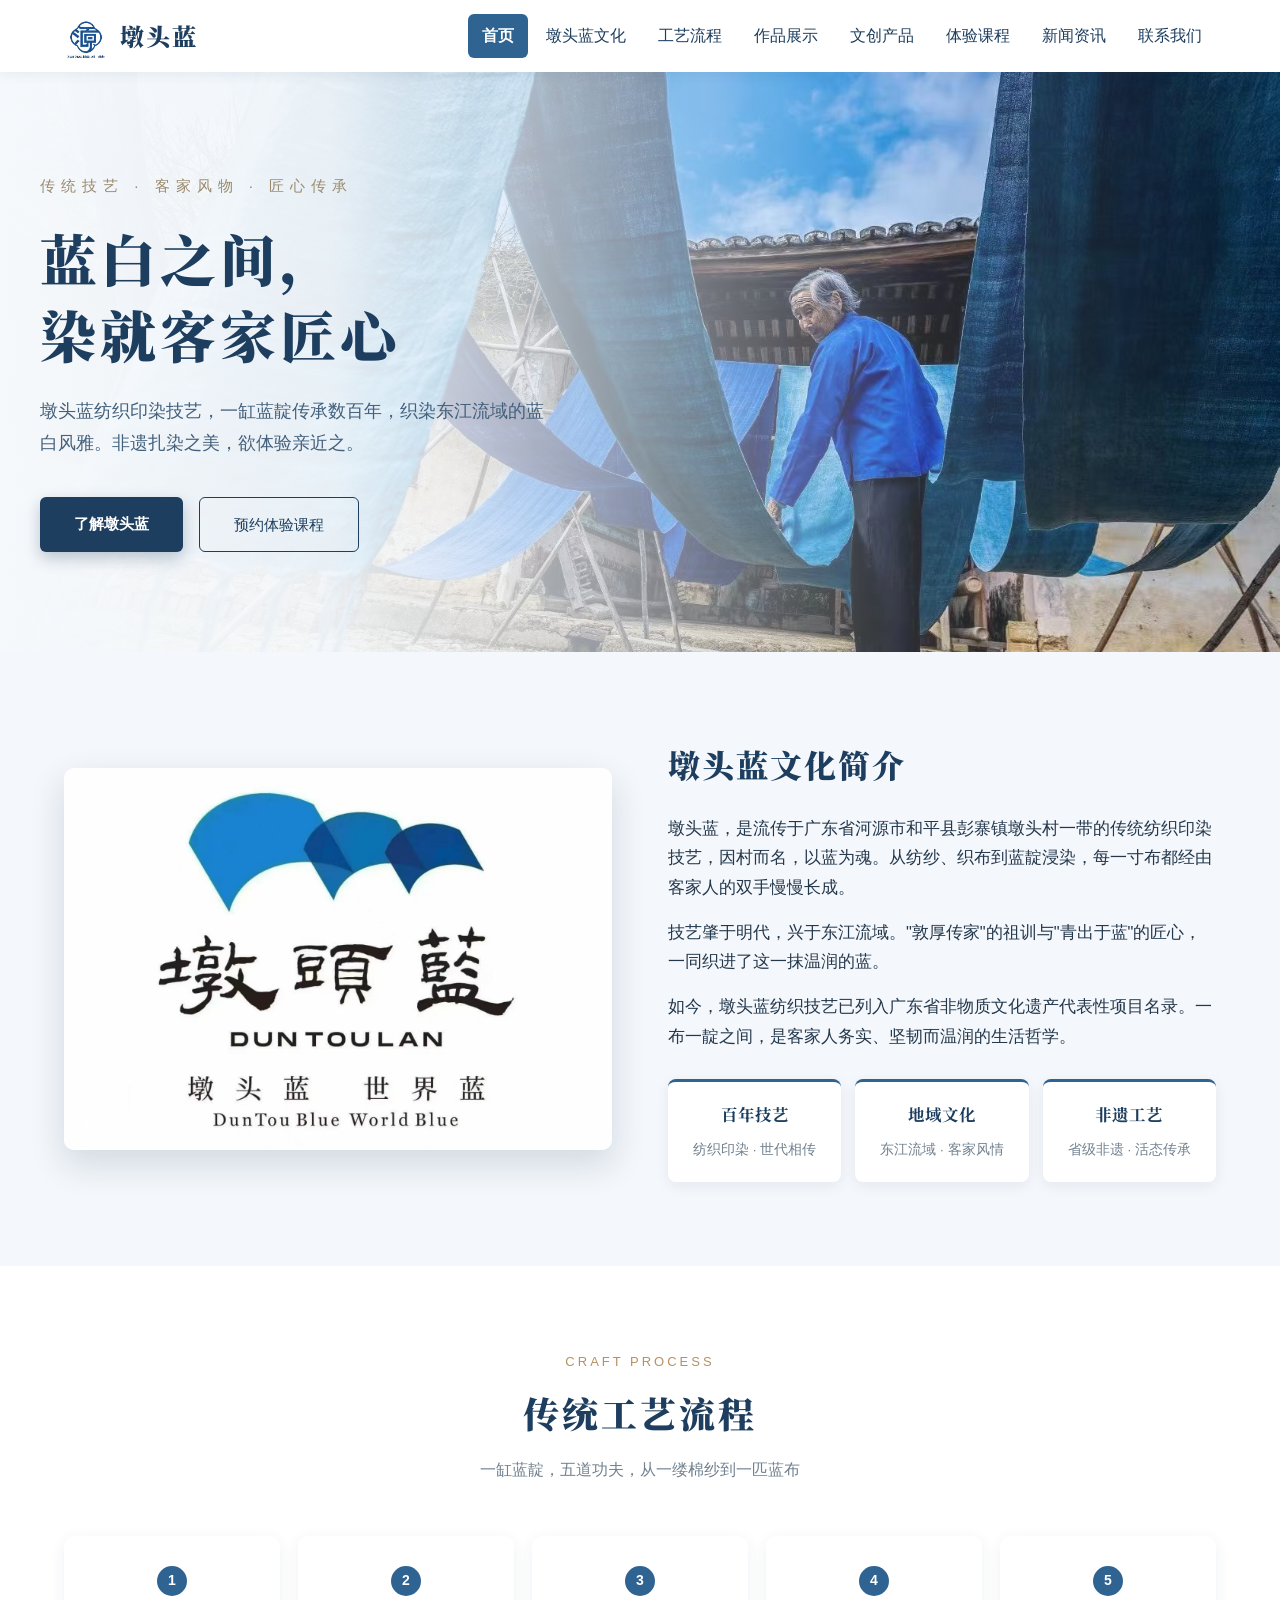
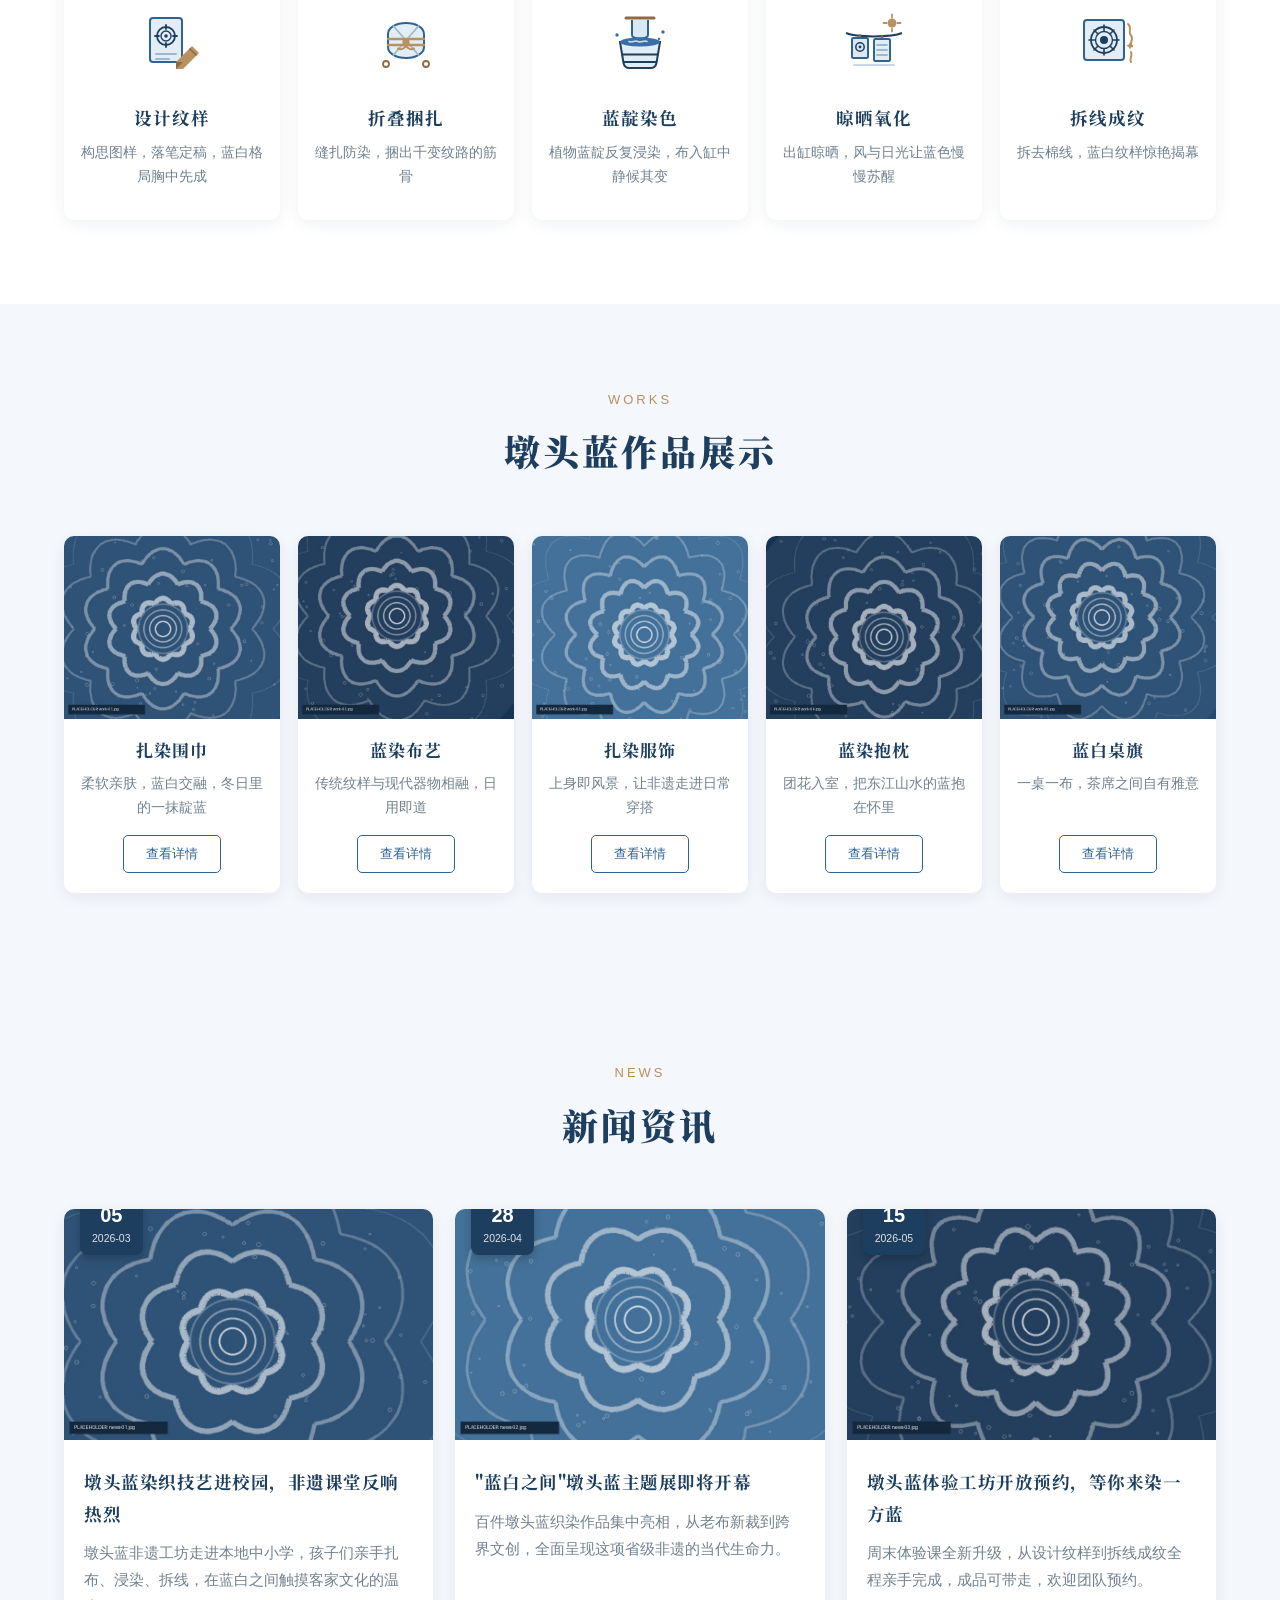
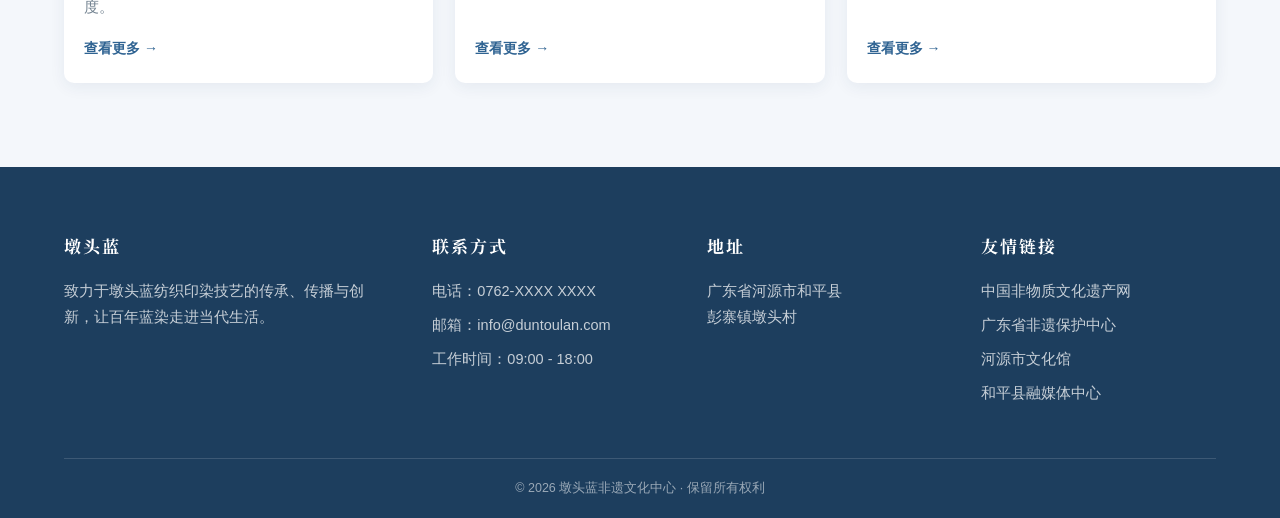
<file: duntoulan-site/index.html>
<!DOCTYPE html>
<html lang="zh-CN">
<head>
<meta charset="UTF-8">
<meta name="viewport" content="width=device-width, initial-scale=1.0">
<title>墩头蓝 · 河源客家蓝染非遗</title>
<link rel="icon" type="image/png" href="images/logo.png">
<link rel="preconnect" href="https://fonts.googleapis.com">
<link href="https://fonts.googleapis.com/css2?family=Noto+Serif+SC:wght@400;600;700;900&display=swap" rel="stylesheet">
<link rel="stylesheet" href="css/style.css">
</head>
<body>

<!-- ═══ 页眉：8 页通用，导航文字直接改 <a> 里的字 ═══ -->
<header>
  <div class="wrap nav">
    <div class="logo">
      <!-- 团队正式徽标：更换图片直接覆盖 images/logo.png（方形、透明底最佳） -->
      <img class="logo-mark" src="images/logo.png" alt="河源墩头蓝徽标">
      <span class="logo-name">墩头蓝</span>
    </div>
    <nav class="menu">
      <a href="index.html" class="active">首页</a>
      <a href="culture.html">墩头蓝文化</a>
      <a href="process.html">工艺流程</a>
      <a href="works.html">作品展示</a>
      <a href="shop.html">文创产品</a>
      <a href="courses.html">体验课程</a>
      <a href="news.html">新闻资讯</a>
      <a href="contact.html">联系我们</a>
    </nav>
  </div>
</header>

<!-- ═══ ① 首屏横幅（文字居左） ═══
     改图片：替换 images/hero-banner.jpg（建议 1600×700 以上横图）-->
<section class="hero">
  <div class="wrap hero-inner">
    <div class="hero-tag">传统技艺 · 客家风物 · 匠心传承</div>
    <h1>蓝白之间，<br>染就客家匠心</h1>
    <p>墩头蓝纺织印染技艺，一缸蓝靛传承数百年，织染东江流域的蓝白风雅。非遗扎染之美，欲体验亲近之。</p>
    <div class="hero-btns">
      <a href="culture.html" class="btn btn-primary">了解墩头蓝</a>
      <a href="courses.html" class="btn btn-ghost">预约体验课程</a>
    </div>
  </div>
</section>

<!-- ═══ ② 文化简介 ═══ -->
<section class="section" id="culture">
  <div class="wrap culture split">
    <div class="split-img"><img src="images/culture-intro.jpg" alt="墩头蓝布艺"></div>
    <div class="culture-txt">
      <h2>墩头蓝文化简介</h2>
      <p>墩头蓝，是流传于广东省河源市和平县彭寨镇墩头村一带的传统纺织印染技艺，因村而名，以蓝为魂。从纺纱、织布到蓝靛浸染，每一寸布都经由客家人的双手慢慢长成。</p>
      <p>技艺肇于明代，兴于东江流域。"敦厚传家"的祖训与"青出于蓝"的匠心，一同织进了这一抹温润的蓝。</p>
      <p>如今，墩头蓝纺织技艺已列入广东省非物质文化遗产代表性项目名录。一布一靛之间，是客家人务实、坚韧而温润的生活哲学。</p>
      <div class="feature-cards">
        <div class="feature-card"><b>百年技艺</b><span>纺织印染 · 世代相传</span></div>
        <div class="feature-card"><b>地域文化</b><span>东江流域 · 客家风情</span></div>
        <div class="feature-card"><b>非遗工艺</b><span>省级非遗 · 活态传承</span></div>
      </div>
    </div>
  </div>
</section>

<!-- ═══ ③ 工艺流程（5 步） ═══ -->
<section class="section" id="process" style="background:#fff">
  <div class="wrap">
    <div class="section-head">
      <span class="en">Craft Process</span>
      <h2>传统工艺流程</h2>
      <p class="sub">一缸蓝靛，五道功夫，从一缕棉纱到一匹蓝布</p>
    </div>
    <div class="steps">
      <div class="step">
        <div class="step-num">1</div>
        <svg class="step-icon" viewBox="0 0 64 64" fill="none">
          <rect x="10" y="6" width="32" height="44" rx="3" fill="#e3edf6" stroke="#2f6392" stroke-width="2"/>
          <circle cx="26" cy="24" r="9" stroke="#1d3e5e" stroke-width="1.8"/>
          <circle cx="26" cy="24" r="5" stroke="#1d3e5e" stroke-width="1.4"/>
          <circle cx="26" cy="24" r="1.8" fill="#1d3e5e"/>
          <path d="M26 13v4M26 31v4M15 24h4M33 24h4" stroke="#1d3e5e" stroke-width="1.8" stroke-linecap="round"/>
          <path d="M16 42h20M16 47h13" stroke="#9db8cf" stroke-width="2" stroke-linecap="round"/>
          <path d="M36 50L52 34l7 7-16 16H36v-7z" fill="#b9905f"/>
          <path d="M49.5 36.5l7 7" stroke="#8f6c40" stroke-width="1.6"/>
          <path d="M36 57v-7h7" fill="#8f6c40"/>
        </svg>
        <h3>设计纹样</h3>
        <p>构思图样，落笔定稿，蓝白格局胸中先成</p>
      </div>
      <div class="step">
        <div class="step-num">2</div>
        <svg class="step-icon" viewBox="0 0 64 64" fill="none">
          <path d="M14 22c0-6.5 8-11 18-11s18 4.5 18 11v13c0 6.5-8 11-18 11s-18-4.5-18-11z" fill="#e3edf6" stroke="#2f6392" stroke-width="2"/>
          <path d="M19 13.5L45 43.5M45 13.5L19 43.5" stroke="#9db8cf" stroke-width="1.8"/>
          <path d="M14 27h36M14 33h36" stroke="#b9905f" stroke-width="2.4" stroke-linecap="round"/>
          <circle cx="32" cy="30" r="3.6" fill="#b9905f"/>
          <path d="M32 33.5c1.5 3.5 5 4.5 8 3M32 33.5c-1.5 3.5-5 4.5-8 3" stroke="#b9905f" stroke-width="2" stroke-linecap="round" fill="none"/>
          <circle cx="12" cy="52" r="3" stroke="#8f6c40" stroke-width="1.8"/>
          <circle cx="52" cy="52" r="3" stroke="#8f6c40" stroke-width="1.8"/>
        </svg>
        <h3>折叠捆扎</h3>
        <p>缝扎防染，捆出千变纹路的筋骨</p>
      </div>
      <div class="step">
        <div class="step-num">3</div>
        <svg class="step-icon" viewBox="0 0 64 64" fill="none">
          <path d="M18 6h28" stroke="#8f6c40" stroke-width="3" stroke-linecap="round"/>
          <path d="M24 8v15c0 4.5 16 4.5 16 0V8" fill="#dbe7f3" stroke="#2f6392" stroke-width="2"/>
          <path d="M12 30h40l-3.5 21a6 6 0 0 1-6 5H21.5a6 6 0 0 1-6-5z" fill="#e3edf6" stroke="#1d3e5e" stroke-width="2"/>
          <ellipse cx="32" cy="30" rx="20" ry="4.6" fill="#3a6ea5"/>
          <path d="M21 29.5c3 1.6 6-1.6 9 0s6-1.6 9 0" stroke="#cfe0ee" stroke-width="1.5" fill="none" stroke-linecap="round"/>
          <path d="M14.5 42.5h35M16.5 50h31" stroke="#1d3e5e" stroke-width="2" stroke-linecap="round"/>
          <circle cx="9" cy="23" r="1.7" fill="#3a6ea5"/>
          <circle cx="55" cy="20" r="1.7" fill="#3a6ea5"/>
          <circle cx="51" cy="27" r="1.2" fill="#3a6ea5"/>
        </svg>
        <h3>蓝靛染色</h3>
        <p>植物蓝靛反复浸染，布入缸中静候其变</p>
      </div>
      <div class="step">
        <div class="step-num">4</div>
        <svg class="step-icon" viewBox="0 0 64 64" fill="none">
          <circle cx="50" cy="11" r="4.5" fill="#b9905f"/>
          <path d="M50 2.5v3M50 16.5v3M41.5 11h3M55.5 11h3" stroke="#b9905f" stroke-width="1.8" stroke-linecap="round"/>
          <path d="M4 21c10 4.5 46 4.5 56 0" stroke="#1d3e5e" stroke-width="2" fill="none"/>
          <path d="M18 23.5v3.5M40 24.5v3.5" stroke="#8f6c40" stroke-width="2.4" stroke-linecap="round"/>
          <rect x="10" y="26" width="16" height="20" rx="1.5" fill="#dbe7f3" stroke="#2f6392" stroke-width="2"/>
          <circle cx="18" cy="35" r="4.2" stroke="#1d3e5e" stroke-width="1.5"/>
          <circle cx="18" cy="35" r="1.4" fill="#1d3e5e"/>
          <rect x="32" y="27" width="16" height="22" rx="1.5" fill="#e3edf6" stroke="#2f6392" stroke-width="2"/>
          <path d="M35 33h10M35 38h10M35 43h10" stroke="#9db8cf" stroke-width="1.8" stroke-linecap="round"/>
          <path d="M12 53h40" stroke="#c9d8e6" stroke-width="2" stroke-linecap="round"/>
        </svg>
        <h3>晾晒氧化</h3>
        <p>出缸晾晒，风与日光让蓝色慢慢苏醒</p>
      </div>
      <div class="step">
        <div class="step-num">5</div>
        <svg class="step-icon" viewBox="0 0 64 64" fill="none">
          <rect x="8" y="8" width="40" height="40" rx="3" fill="#e3edf6" stroke="#2f6392" stroke-width="2"/>
          <circle cx="28" cy="28" r="13" stroke="#1d3e5e" stroke-width="1.8"/>
          <circle cx="28" cy="28" r="8.5" stroke="#1d3e5e" stroke-width="1.4"/>
          <circle cx="28" cy="28" r="4" fill="#1d3e5e"/>
          <g stroke="#1d3e5e" stroke-width="1.6" stroke-linecap="round">
            <path d="M28 13v6M28 37v6M13 28h6M37 28h6M18 18l4 4M34 34l4 4M38 18l-4 4M22 34l-4 4"/>
          </g>
          <path d="M52 12c4.5 3.5-.5 8 3 11.5s-2.5 7.5 1 11" stroke="#b9905f" stroke-width="2" fill="none" stroke-linecap="round"/>
          <path d="M55 40c2 4-2 6 0 10" stroke="#b9905f" stroke-width="2" fill="none" stroke-linecap="round"/>
          <path d="M54 30l1.2 2.6 2.6 1.2-2.6 1.2-1.2 2.6-1.2-2.6-2.6-1.2 2.6-1.2z" fill="#b9905f"/>
        </svg>
        <h3>拆线成纹</h3>
        <p>拆去棉线，蓝白纹样惊艳揭幕</p>
      </div>
    </div>
  </div>
</section>

<!-- ═══ ④ 作品展示（5 卡片） ═══ -->
<section class="section" id="works">
  <div class="wrap">
    <div class="section-head">
      <span class="en">Works</span>
      <h2>墩头蓝作品展示</h2>
    </div>
    <div class="works">
      <div class="work-card">
        <img src="images/work-01.jpg" alt="扎染围巾">
        <div class="work-body">
          <h3>扎染围巾</h3>
          <p>柔软亲肤，蓝白交融，冬日里的一抹靛蓝</p>
          <a class="work-btn" href="works.html">查看详情</a>
        </div>
      </div>
      <div class="work-card">
        <img src="images/work-02.jpg" alt="蓝染布艺">
        <div class="work-body">
          <h3>蓝染布艺</h3>
          <p>传统纹样与现代器物相融，日用即道</p>
          <a class="work-btn" href="works.html">查看详情</a>
        </div>
      </div>
      <div class="work-card">
        <img src="images/work-03.jpg" alt="扎染服饰">
        <div class="work-body">
          <h3>扎染服饰</h3>
          <p>上身即风景，让非遗走进日常穿搭</p>
          <a class="work-btn" href="works.html">查看详情</a>
        </div>
      </div>
      <div class="work-card">
        <img src="images/work-04.jpg" alt="蓝染抱枕">
        <div class="work-body">
          <h3>蓝染抱枕</h3>
          <p>团花入室，把东江山水的蓝抱在怀里</p>
          <a class="work-btn" href="works.html">查看详情</a>
        </div>
      </div>
      <div class="work-card">
        <img src="images/work-05.jpg" alt="蓝白桌旗">
        <div class="work-body">
          <h3>蓝白桌旗</h3>
          <p>一桌一布，茶席之间自有雅意</p>
          <a class="work-btn" href="works.html">查看详情</a>
        </div>
      </div>
    </div>
  </div>
</section>

<!-- ═══ ⑤ 新闻资讯（3 卡片） ═══ -->
<section class="section" id="news">
  <div class="wrap">
    <div class="section-head">
      <span class="en">News</span>
      <h2>新闻资讯</h2>
    </div>
    <div class="news">
      <div class="news-card">
        <div class="news-img">
          <img src="images/news-01.jpg" alt="新闻配图">
          <div class="news-date"><b>05</b><span>2026-03</span></div>
        </div>
        <div class="news-body">
          <h3>墩头蓝染织技艺进校园，非遗课堂反响热烈</h3>
          <p>墩头蓝非遗工坊走进本地中小学，孩子们亲手扎布、浸染、拆线，在蓝白之间触摸客家文化的温度。</p>
          <a class="news-more" href="news.html">查看更多 →</a>
        </div>
      </div>
      <div class="news-card">
        <div class="news-img">
          <img src="images/news-02.jpg" alt="新闻配图">
          <div class="news-date"><b>28</b><span>2026-04</span></div>
        </div>
        <div class="news-body">
          <h3>"蓝白之间"墩头蓝主题展即将开幕</h3>
          <p>百件墩头蓝织染作品集中亮相，从老布新裁到跨界文创，全面呈现这项省级非遗的当代生命力。</p>
          <a class="news-more" href="news.html">查看更多 →</a>
        </div>
      </div>
      <div class="news-card">
        <div class="news-img">
          <img src="images/news-03.jpg" alt="新闻配图">
          <div class="news-date"><b>15</b><span>2026-05</span></div>
        </div>
        <div class="news-body">
          <h3>墩头蓝体验工坊开放预约，等你来染一方蓝</h3>
          <p>周末体验课全新升级，从设计纹样到拆线成纹全程亲手完成，成品可带走，欢迎团队预约。</p>
          <a class="news-more" href="news.html">查看更多 →</a>
        </div>
      </div>
    </div>
  </div>
</section>

<!-- ═══ 页脚：电话/邮箱/地址等占位信息记得换成真实内容 ═══ -->
<footer>
  <div class="wrap">
    <div class="foot-grid">
      <div>
        <h4>墩头蓝</h4>
        <p>致力于墩头蓝纺织印染技艺的传承、传播与创新，让百年蓝染走进当代生活。</p>
      </div>
      <div>
        <h4>联系方式</h4>
        <p>电话：0762-XXXX XXXX</p>
        <p>邮箱：info@duntoulan.com</p>
        <p>工作时间：09:00 - 18:00</p>
      </div>
      <div>
        <h4>地址</h4>
        <p>广东省河源市和平县<br>彭寨镇墩头村</p>
      </div>
      <div>
        <h4>友情链接</h4>
        <a href="#">中国非物质文化遗产网</a>
        <a href="#">广东省非遗保护中心</a>
        <a href="#">河源市文化馆</a>
        <a href="#">和平县融媒体中心</a>
      </div>
    </div>
    <div class="foot-bottom">© 2026 墩头蓝非遗文化中心 · 保留所有权利</div>
  </div>
</footer>

</body>
</html>
</file>
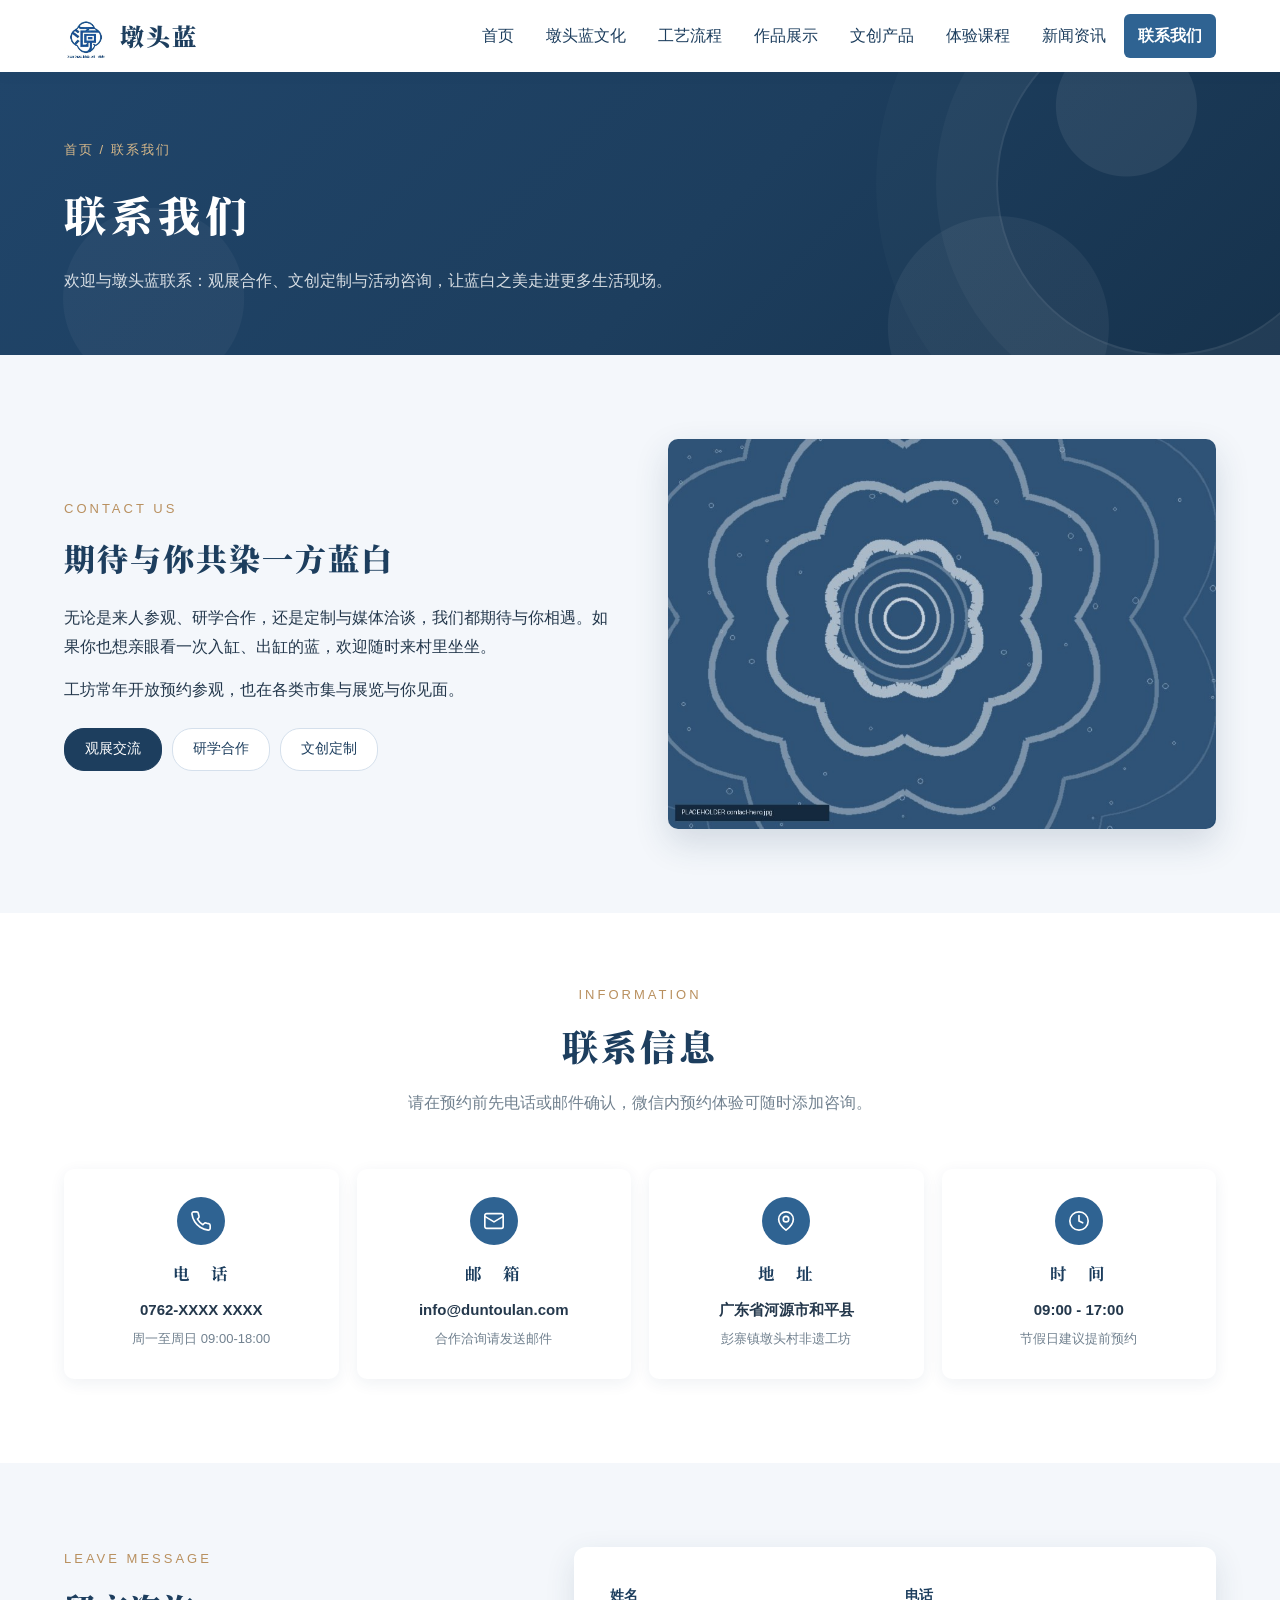
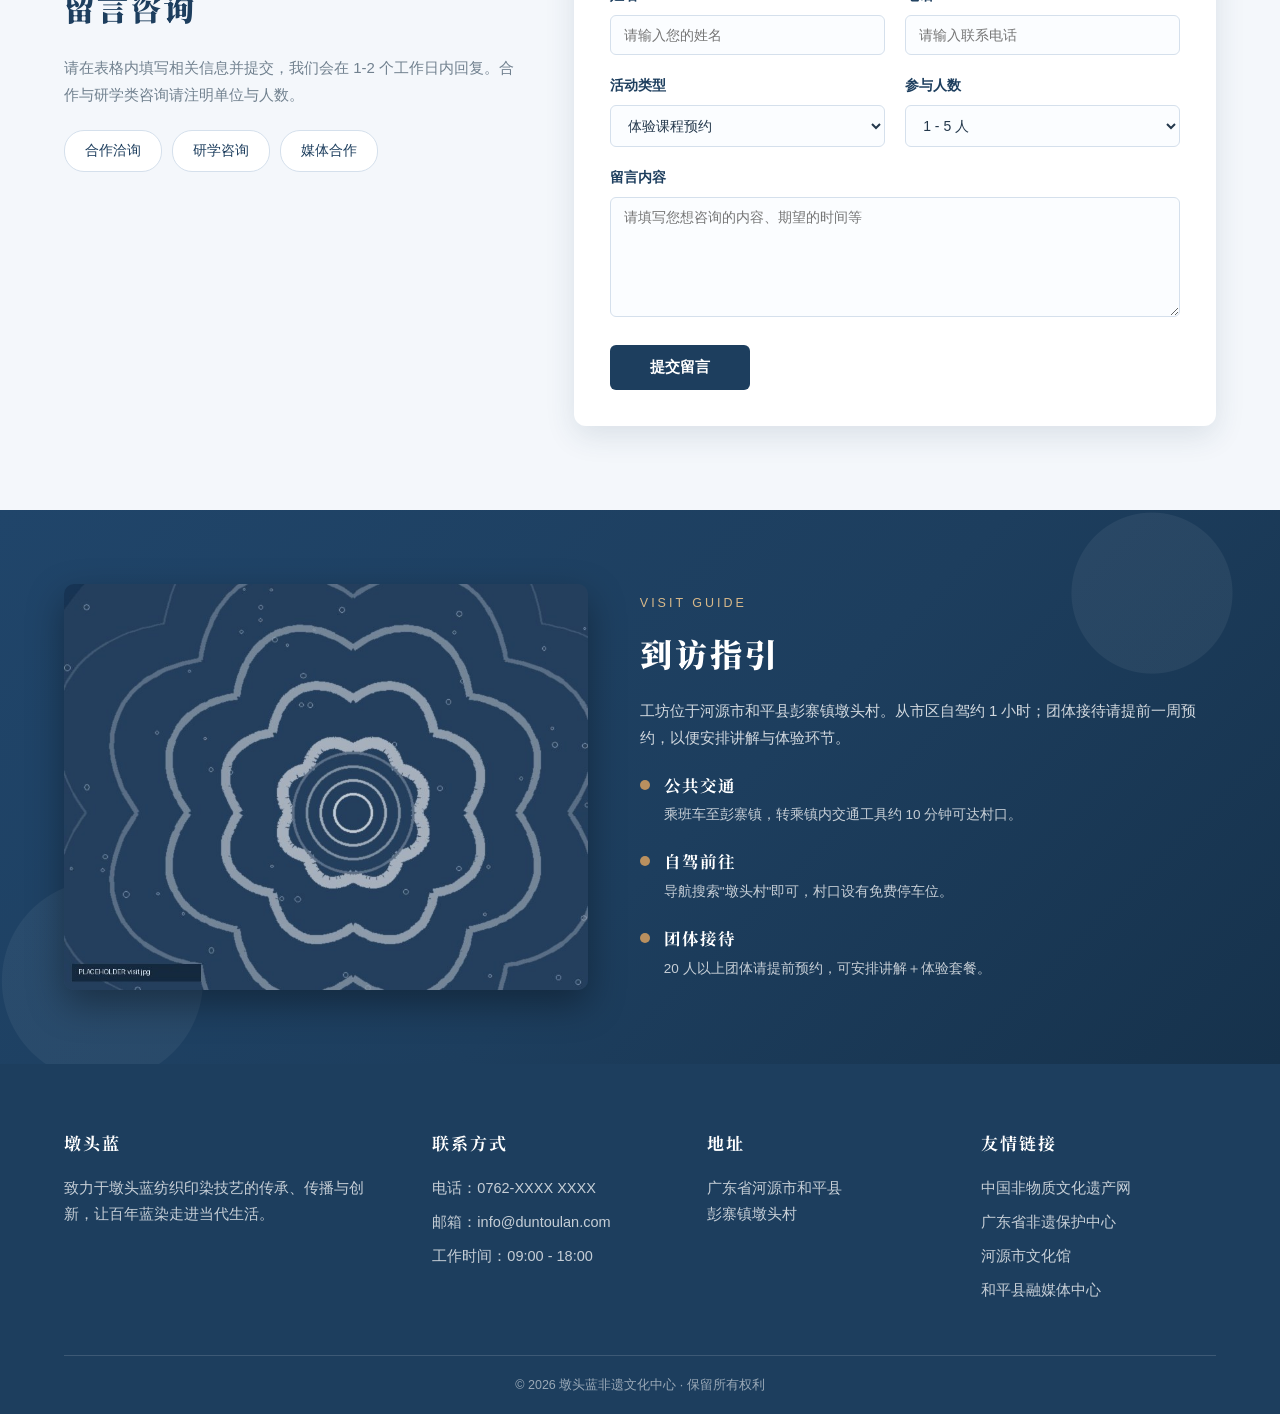
<file: duntoulan-site/contact.html>
<!DOCTYPE html>
<html lang="zh-CN">
<head>
<meta charset="UTF-8">
<meta name="viewport" content="width=device-width, initial-scale=1.0">
<title>联系我们 · 墩头蓝</title>
<link rel="icon" type="image/png" href="images/logo.png">
<link rel="preconnect" href="https://fonts.googleapis.com">
<link href="https://fonts.googleapis.com/css2?family=Noto+Serif+SC:wght@400;600;700;900&display=swap" rel="stylesheet">
<link rel="stylesheet" href="css/style.css">
</head>
<body>

<header>
  <div class="wrap nav">
    <div class="logo">
      <img class="logo-mark" src="images/logo.png" alt="河源墩头蓝徽标">
      <span class="logo-name">墩头蓝</span>
    </div>
    <nav class="menu">
      <a href="index.html">首页</a>
      <a href="culture.html">墩头蓝文化</a>
      <a href="process.html">工艺流程</a>
      <a href="works.html">作品展示</a>
      <a href="shop.html">文创产品</a>
      <a href="courses.html">体验课程</a>
      <a href="news.html">新闻资讯</a>
      <a href="contact.html" class="active">联系我们</a>
    </nav>
  </div>
</header>

<section class="page-banner">
  <div class="wrap">
    <div class="crumb">首页 / 联系我们</div>
    <h1>联系我们</h1>
    <p>欢迎与墩头蓝联系：观展合作、文创定制与活动咨询，让蓝白之美走进更多生活现场。</p>
  </div>
</section>

<!-- ═══ 开场 ═══ -->
<section class="section">
  <div class="wrap split">
    <div class="txt">
      <span class="gold-label">Contact Us</span>
      <h2 class="h2">期待与你共染一方蓝白</h2>
      <p>无论是来人参观、研学合作，还是定制与媒体洽谈，我们都期待与你相遇。如果你也想亲眼看一次入缸、出缸的蓝，欢迎随时来村里坐坐。</p>
      <p>工坊常年开放预约参观，也在各类市集与展览与你见面。</p>
      <div class="chip-row" style="margin-top:24px">
        <span class="chip active">观展交流</span>
        <span class="chip">研学合作</span>
        <span class="chip">文创定制</span>
      </div>
    </div>
    <div class="split-img"><img src="images/contact-hero.jpg" alt="墩头蓝工坊"></div>
  </div>
</section>

<!-- ═══ 联系信息 ═══ -->
<section class="section" style="background:#fff;padding-top:70px">
  <div class="wrap">
    <div class="section-head">
      <span class="en">Information</span>
      <h2>联系信息</h2>
      <p class="sub">请在预约前先电话或邮件确认，微信内预约体验可随时添加咨询。</p>
    </div>
    <div class="contact-cards">
      <div class="c-card">
        <div class="ic"><svg viewBox="0 0 24 24" fill="none" stroke="currentColor" stroke-width="1.8" stroke-linecap="round" stroke-linejoin="round"><path d="M22 16.9v3a2 2 0 0 1-2.2 2 19.8 19.8 0 0 1-8.6-3.1 19.5 19.5 0 0 1-6-6A19.8 19.8 0 0 1 2.1 4.2 2 2 0 0 1 4.1 2h3a2 2 0 0 1 2 1.7c.1 1 .4 2 .7 2.9a2 2 0 0 1-.5 2.1L8.1 10a16 16 0 0 0 6 6l1.3-1.3a2 2 0 0 1 2.1-.5c.9.3 1.9.6 2.9.7a2 2 0 0 1 1.6 2z"/></svg></div>
        <h3>电　话</h3>
        <b>0762-XXXX XXXX</b>
        <p>周一至周日 09:00-18:00</p>
      </div>
      <div class="c-card">
        <div class="ic"><svg viewBox="0 0 24 24" fill="none" stroke="currentColor" stroke-width="1.8" stroke-linecap="round" stroke-linejoin="round"><rect x="2" y="4" width="20" height="16" rx="2"/><path d="m22 7-10 6L2 7"/></svg></div>
        <h3>邮　箱</h3>
        <b>info@duntoulan.com</b>
        <p>合作洽询请发送邮件</p>
      </div>
      <div class="c-card">
        <div class="ic"><svg viewBox="0 0 24 24" fill="none" stroke="currentColor" stroke-width="1.8" stroke-linecap="round" stroke-linejoin="round"><path d="M20 10c0 6-8 12-8 12s-8-6-8-12a8 8 0 0 1 16 0z"/><circle cx="12" cy="10" r="3"/></svg></div>
        <h3>地　址</h3>
        <b>广东省河源市和平县</b>
        <p>彭寨镇墩头村非遗工坊</p>
      </div>
      <div class="c-card">
        <div class="ic"><svg viewBox="0 0 24 24" fill="none" stroke="currentColor" stroke-width="1.8" stroke-linecap="round" stroke-linejoin="round"><circle cx="12" cy="12" r="10"/><path d="M12 6v6l4 2"/></svg></div>
        <h3>时　间</h3>
        <b>09:00 - 17:00</b>
        <p>节假日建议提前预约</p>
      </div>
    </div>
  </div>
</section>

<!-- ═══ 留言咨询 ═══ -->
<section class="section">
  <div class="wrap" style="display:grid;grid-template-columns:1fr 1.4fr;gap:52px;align-items:start">
    <div>
      <span class="gold-label">Leave Message</span>
      <h2 class="h2">留言咨询</h2>
      <p style="font-size:15px;color:var(--muted);margin-bottom:22px">请在表格内填写相关信息并提交，我们会在 1-2 个工作日内回复。合作与研学类咨询请注明单位与人数。</p>
      <div class="chip-row">
        <span class="chip">合作洽询</span>
        <span class="chip">研学咨询</span>
        <span class="chip">媒体合作</span>
      </div>
    </div>
    <!-- 注意：此表单目前为静态展示。如需真正收到留言，可接入云服务（数据库/邮件），到时候告诉我即可。 -->
    <form class="form-card" onsubmit="return false">
      <div class="form-grid">
        <div class="field"><label>姓名</label><input type="text" placeholder="请输入您的姓名"></div>
        <div class="field"><label>电话</label><input type="tel" placeholder="请输入联系电话"></div>
        <div class="field"><label>活动类型</label>
          <select>
            <option>体验课程预约</option>
            <option>研学合作</option>
            <option>文创定制</option>
            <option>媒体/展览合作</option>
            <option>其他</option>
          </select>
        </div>
        <div class="field"><label>参与人数</label>
          <select>
            <option>1 - 5 人</option>
            <option>6 - 20 人</option>
            <option>20 人以上</option>
          </select>
        </div>
        <div class="field full"><label>留言内容</label><textarea placeholder="请填写您想咨询的内容、期望的时间等"></textarea></div>
      </div>
      <button class="btn-submit" type="submit">提交留言</button>
    </form>
  </div>
</section>

<!-- ═══ 到访指引 ═══ -->
<section class="navy-band">
  <div class="wrap" style="display:grid;grid-template-columns:1fr 1.1fr;gap:52px;align-items:center">
    <div class="split-img"><img src="images/visit.jpg" alt="到访指引" style="box-shadow:0 14px 36px rgba(0,0,0,.35)"></div>
    <div>
      <span class="en">Visit Guide</span>
      <h2>到访指引</h2>
      <p>工坊位于河源市和平县彭寨镇墩头村。从市区自驾约 1 小时；团体接待请提前一周预约，以便安排讲解与体验环节。</p>
      <div class="visit-item"><span class="dot"></span><div><b>公共交通</b><p>乘班车至彭寨镇，转乘镇内交通工具约 10 分钟可达村口。</p></div></div>
      <div class="visit-item"><span class="dot"></span><div><b>自驾前往</b><p>导航搜索"墩头村"即可，村口设有免费停车位。</p></div></div>
      <div class="visit-item"><span class="dot"></span><div><b>团体接待</b><p>20 人以上团体请提前预约，可安排讲解＋体验套餐。</p></div></div>
    </div>
  </div>
</section>

<footer>
  <div class="wrap">
    <div class="foot-grid">
      <div>
        <h4>墩头蓝</h4>
        <p>致力于墩头蓝纺织印染技艺的传承、传播与创新，让百年蓝染走进当代生活。</p>
      </div>
      <div>
        <h4>联系方式</h4>
        <p>电话：0762-XXXX XXXX</p>
        <p>邮箱：info@duntoulan.com</p>
        <p>工作时间：09:00 - 18:00</p>
      </div>
      <div>
        <h4>地址</h4>
        <p>广东省河源市和平县<br>彭寨镇墩头村</p>
      </div>
      <div>
        <h4>友情链接</h4>
        <a href="#">中国非物质文化遗产网</a>
        <a href="#">广东省非遗保护中心</a>
        <a href="#">河源市文化馆</a>
        <a href="#">和平县融媒体中心</a>
      </div>
    </div>
    <div class="foot-bottom">© 2026 墩头蓝非遗文化中心 · 保留所有权利</div>
  </div>
</footer>

</body>
</html>
</file>
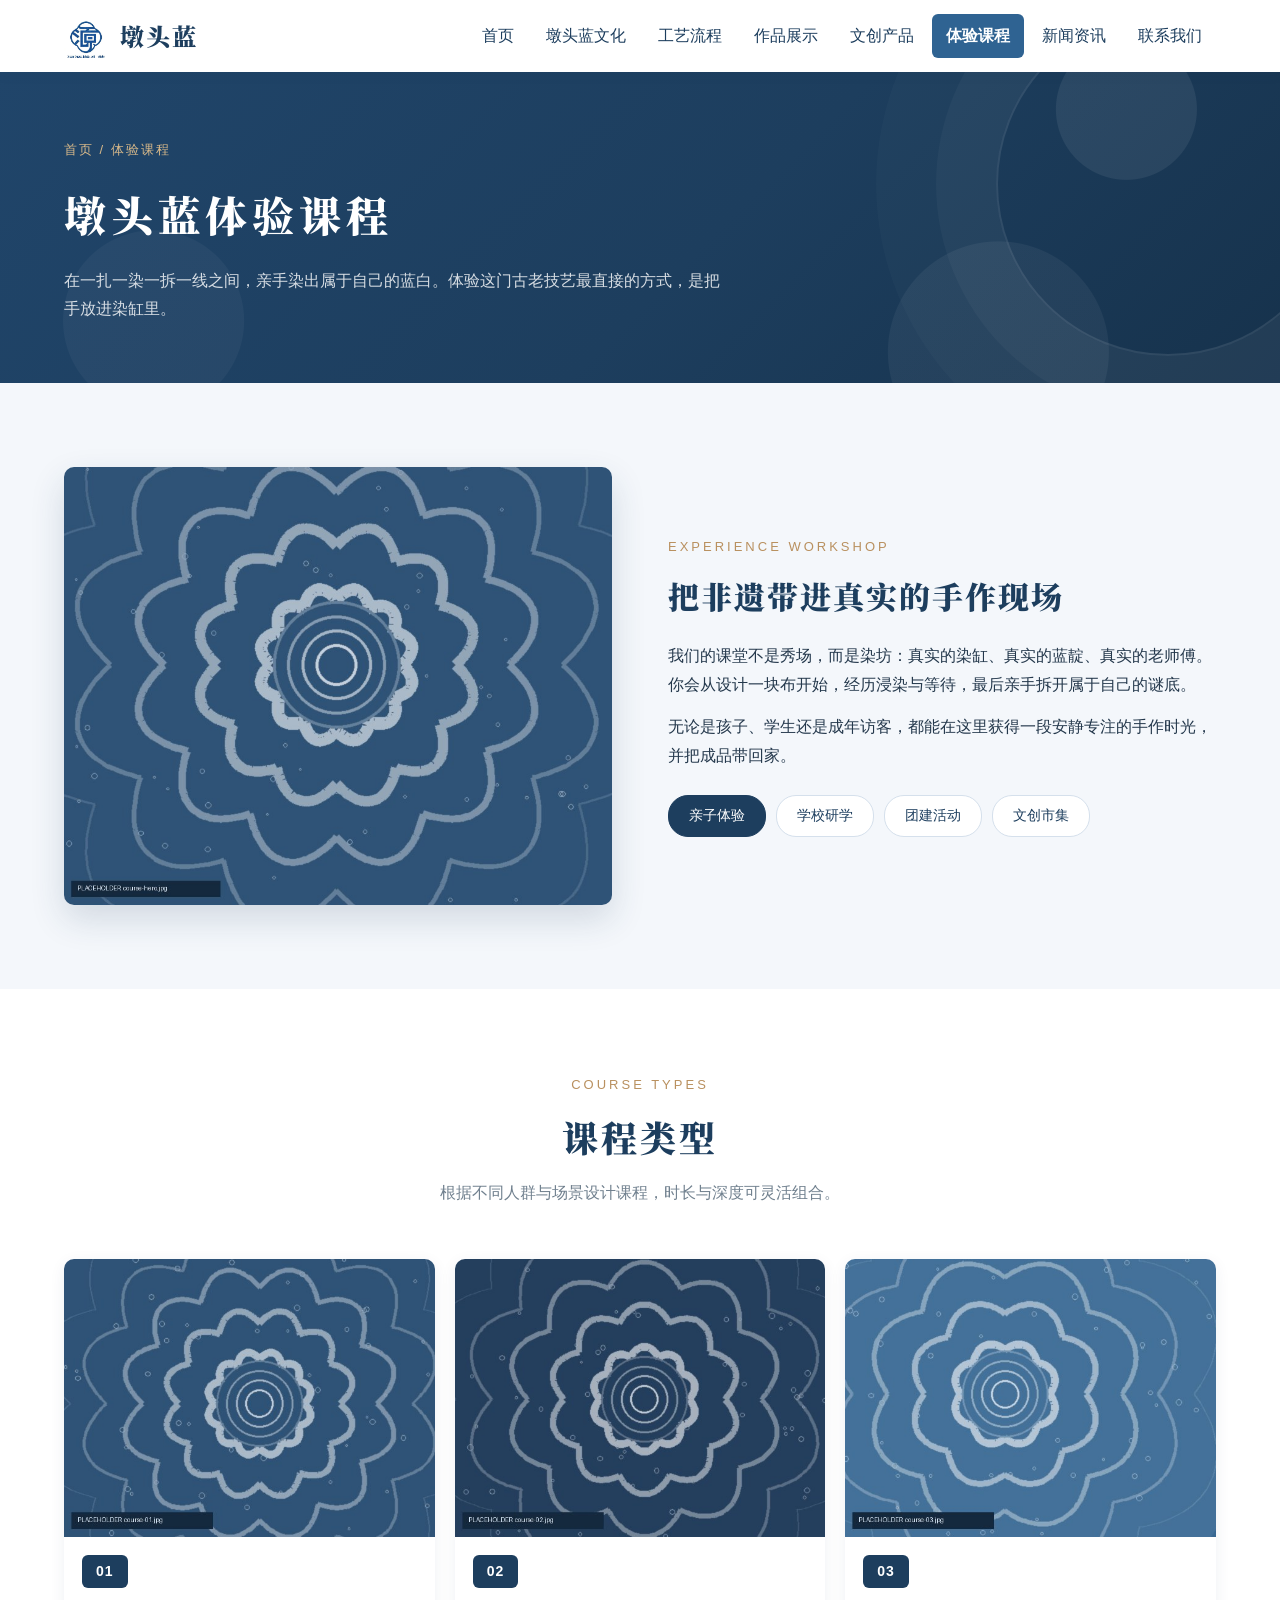
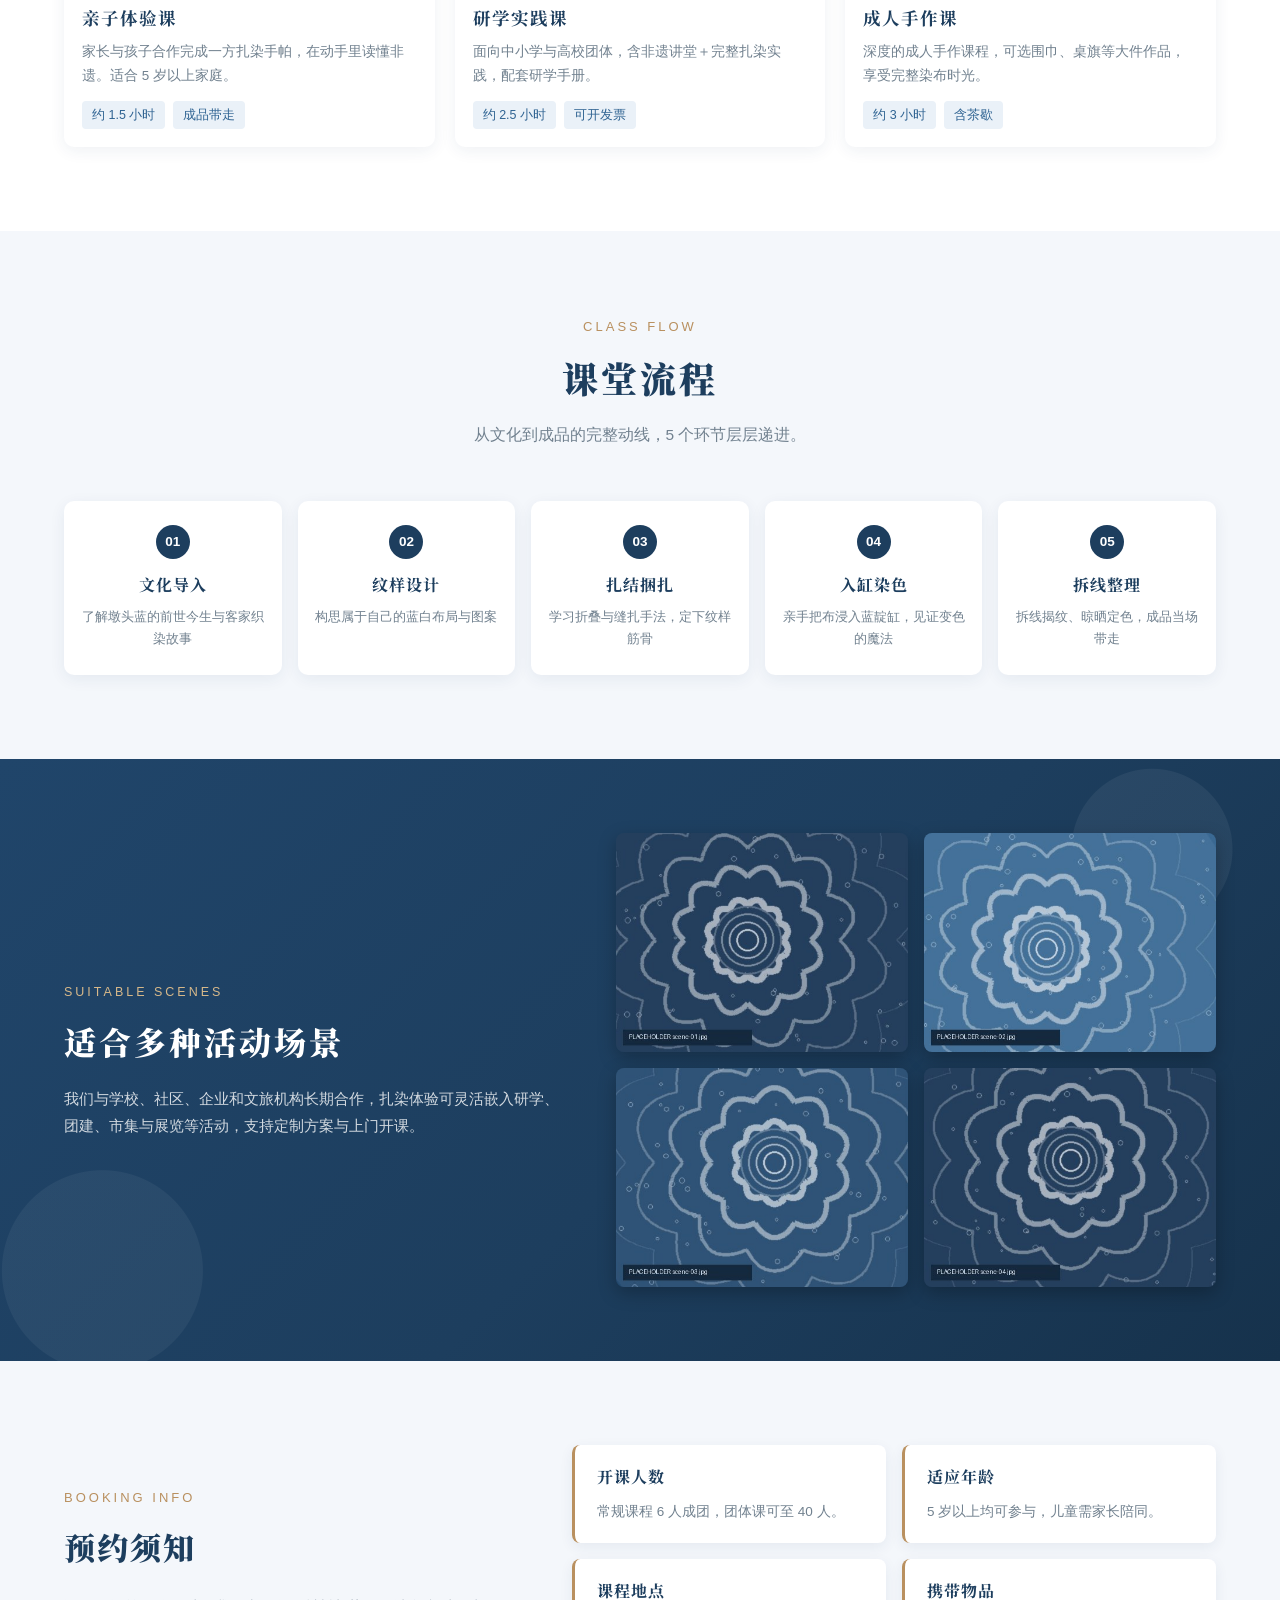
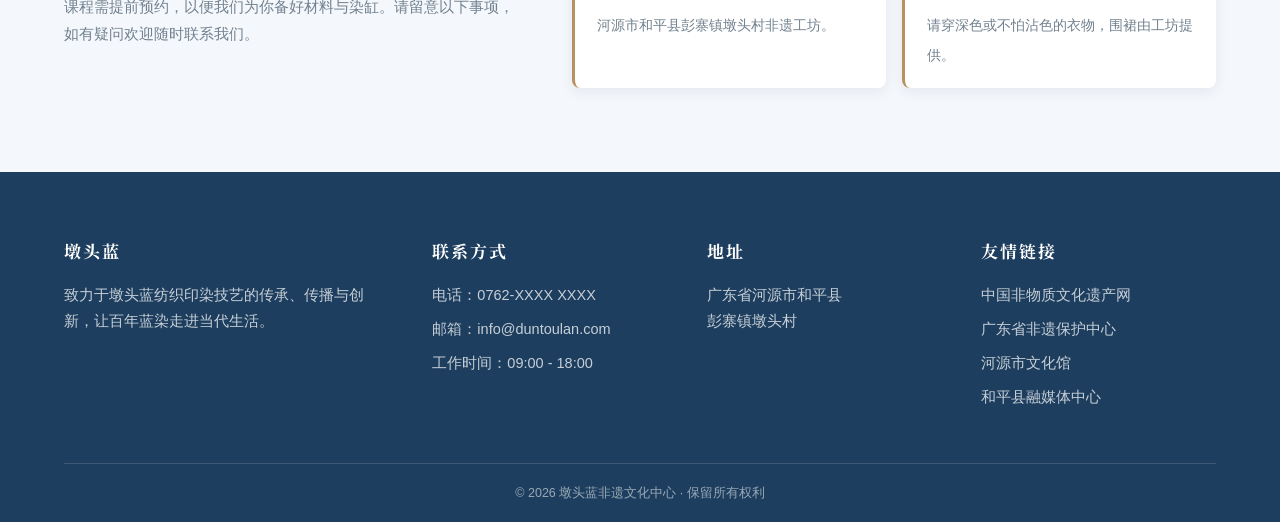
<file: duntoulan-site/courses.html>
<!DOCTYPE html>
<html lang="zh-CN">
<head>
<meta charset="UTF-8">
<meta name="viewport" content="width=device-width, initial-scale=1.0">
<title>体验课程 · 墩头蓝</title>
<link rel="icon" type="image/png" href="images/logo.png">
<link rel="preconnect" href="https://fonts.googleapis.com">
<link href="https://fonts.googleapis.com/css2?family=Noto+Serif+SC:wght@400;600;700;900&display=swap" rel="stylesheet">
<link rel="stylesheet" href="css/style.css">
</head>
<body>

<header>
  <div class="wrap nav">
    <div class="logo">
      <img class="logo-mark" src="images/logo.png" alt="河源墩头蓝徽标">
      <span class="logo-name">墩头蓝</span>
    </div>
    <nav class="menu">
      <a href="index.html">首页</a>
      <a href="culture.html">墩头蓝文化</a>
      <a href="process.html">工艺流程</a>
      <a href="works.html">作品展示</a>
      <a href="shop.html">文创产品</a>
      <a href="courses.html" class="active">体验课程</a>
      <a href="news.html">新闻资讯</a>
      <a href="contact.html">联系我们</a>
    </nav>
  </div>
</header>

<section class="page-banner">
  <div class="wrap">
    <div class="crumb">首页 / 体验课程</div>
    <h1>墩头蓝体验课程</h1>
    <p>在一扎一染一拆一线之间，亲手染出属于自己的蓝白。体验这门古老技艺最直接的方式，是把手放进染缸里。</p>
  </div>
</section>

<!-- ═══ 手作现场 ═══ -->
<section class="section">
  <div class="wrap split">
    <div class="split-img"><img src="images/course-hero.jpg" alt="墩头蓝手作现场"></div>
    <div class="txt">
      <span class="gold-label">Experience Workshop</span>
      <h2 class="h2">把非遗带进真实的手作现场</h2>
      <p>我们的课堂不是秀场，而是染坊：真实的染缸、真实的蓝靛、真实的老师傅。你会从设计一块布开始，经历浸染与等待，最后亲手拆开属于自己的谜底。</p>
      <p>无论是孩子、学生还是成年访客，都能在这里获得一段安静专注的手作时光，并把成品带回家。</p>
      <div class="chip-row" style="margin-top:24px">
        <span class="chip active">亲子体验</span>
        <span class="chip">学校研学</span>
        <span class="chip">团建活动</span>
        <span class="chip">文创市集</span>
      </div>
    </div>
  </div>
</section>

<!-- ═══ 课程类型 ═══ -->
<section class="section" style="background:#fff">
  <div class="wrap">
    <div class="section-head">
      <span class="en">Course Types</span>
      <h2>课程类型</h2>
      <p class="sub">根据不同人群与场景设计课程，时长与深度可灵活组合。</p>
    </div>
    <div class="img-cards">
      <div class="img-card">
        <img src="images/course-01.jpg" alt="亲子体验课">
        <div class="body">
          <span class="num-chip">01</span>
          <h3>亲子体验课</h3>
          <p>家长与孩子合作完成一方扎染手帕，在动手里读懂非遗。适合 5 岁以上家庭。</p>
          <div class="spec-tags" style="margin-top:12px"><i>约 1.5 小时</i><i>成品带走</i></div>
        </div>
      </div>
      <div class="img-card">
        <img src="images/course-02.jpg" alt="研学实践课">
        <div class="body">
          <span class="num-chip">02</span>
          <h3>研学实践课</h3>
          <p>面向中小学与高校团体，含非遗讲堂＋完整扎染实践，配套研学手册。</p>
          <div class="spec-tags" style="margin-top:12px"><i>约 2.5 小时</i><i>可开发票</i></div>
        </div>
      </div>
      <div class="img-card">
        <img src="images/course-03.jpg" alt="成人手作课">
        <div class="body">
          <span class="num-chip">03</span>
          <h3>成人手作课</h3>
          <p>深度的成人手作课程，可选围巾、桌旗等大件作品，享受完整染布时光。</p>
          <div class="spec-tags" style="margin-top:12px"><i>约 3 小时</i><i>含茶歇</i></div>
        </div>
      </div>
    </div>
  </div>
</section>

<!-- ═══ 课堂流程 ═══ -->
<section class="section">
  <div class="wrap">
    <div class="section-head">
      <span class="en">Class Flow</span>
      <h2>课堂流程</h2>
      <p class="sub">从文化到成品的完整动线，5 个环节层层递进。</p>
    </div>
    <div class="flow">
      <div class="flow-item"><div class="n">01</div><h4>文化导入</h4><p>了解墩头蓝的前世今生与客家织染故事</p></div>
      <div class="flow-item"><div class="n">02</div><h4>纹样设计</h4><p>构思属于自己的蓝白布局与图案</p></div>
      <div class="flow-item"><div class="n">03</div><h4>扎结捆扎</h4><p>学习折叠与缝扎手法，定下纹样筋骨</p></div>
      <div class="flow-item"><div class="n">04</div><h4>入缸染色</h4><p>亲手把布浸入蓝靛缸，见证变色的魔法</p></div>
      <div class="flow-item"><div class="n">05</div><h4>拆线整理</h4><p>拆线揭纹、晾晒定色，成品当场带走</p></div>
    </div>
  </div>
</section>

<!-- ═══ 活动场景 ═══ -->
<section class="navy-band">
  <div class="wrap" style="display:grid;grid-template-columns:1fr 1.2fr;gap:52px;align-items:center">
    <div>
      <span class="en">Suitable Scenes</span>
      <h2>适合多种活动场景</h2>
      <p>我们与学校、社区、企业和文旅机构长期合作，扎染体验可灵活嵌入研学、团建、市集与展览等活动，支持定制方案与上门开课。</p>
    </div>
    <div class="scene-grid">
      <img src="images/scene-01.jpg" alt="研学场景">
      <img src="images/scene-02.jpg" alt="团建场景">
      <img src="images/scene-03.jpg" alt="市集场景">
      <img src="images/scene-04.jpg" alt="展览场景">
    </div>
  </div>
</section>

<!-- ═══ 预约须知 ═══ -->
<section class="section">
  <div class="wrap" style="display:grid;grid-template-columns:1fr 1.4fr;gap:48px;align-items:center">
    <div>
      <span class="gold-label">Booking Info</span>
      <h2 class="h2">预约须知</h2>
      <p style="font-size:15px;color:var(--muted)">课程需提前预约，以便我们为你备好材料与染缸。请留意以下事项，如有疑问欢迎随时联系我们。</p>
    </div>
    <div class="info-cards">
      <div class="info-card"><b>开课人数</b><span>常规课程 6 人成团，团体课可至 40 人。</span></div>
      <div class="info-card"><b>适应年龄</b><span>5 岁以上均可参与，儿童需家长陪同。</span></div>
      <div class="info-card"><b>课程地点</b><span>河源市和平县彭寨镇墩头村非遗工坊。</span></div>
      <div class="info-card"><b>携带物品</b><span>请穿深色或不怕沾色的衣物，围裙由工坊提供。</span></div>
    </div>
  </div>
</section>

<footer>
  <div class="wrap">
    <div class="foot-grid">
      <div>
        <h4>墩头蓝</h4>
        <p>致力于墩头蓝纺织印染技艺的传承、传播与创新，让百年蓝染走进当代生活。</p>
      </div>
      <div>
        <h4>联系方式</h4>
        <p>电话：0762-XXXX XXXX</p>
        <p>邮箱：info@duntoulan.com</p>
        <p>工作时间：09:00 - 18:00</p>
      </div>
      <div>
        <h4>地址</h4>
        <p>广东省河源市和平县<br>彭寨镇墩头村</p>
      </div>
      <div>
        <h4>友情链接</h4>
        <a href="#">中国非物质文化遗产网</a>
        <a href="#">广东省非遗保护中心</a>
        <a href="#">河源市文化馆</a>
        <a href="#">和平县融媒体中心</a>
      </div>
    </div>
    <div class="foot-bottom">© 2026 墩头蓝非遗文化中心 · 保留所有权利</div>
  </div>
</footer>

</body>
</html>
</file>
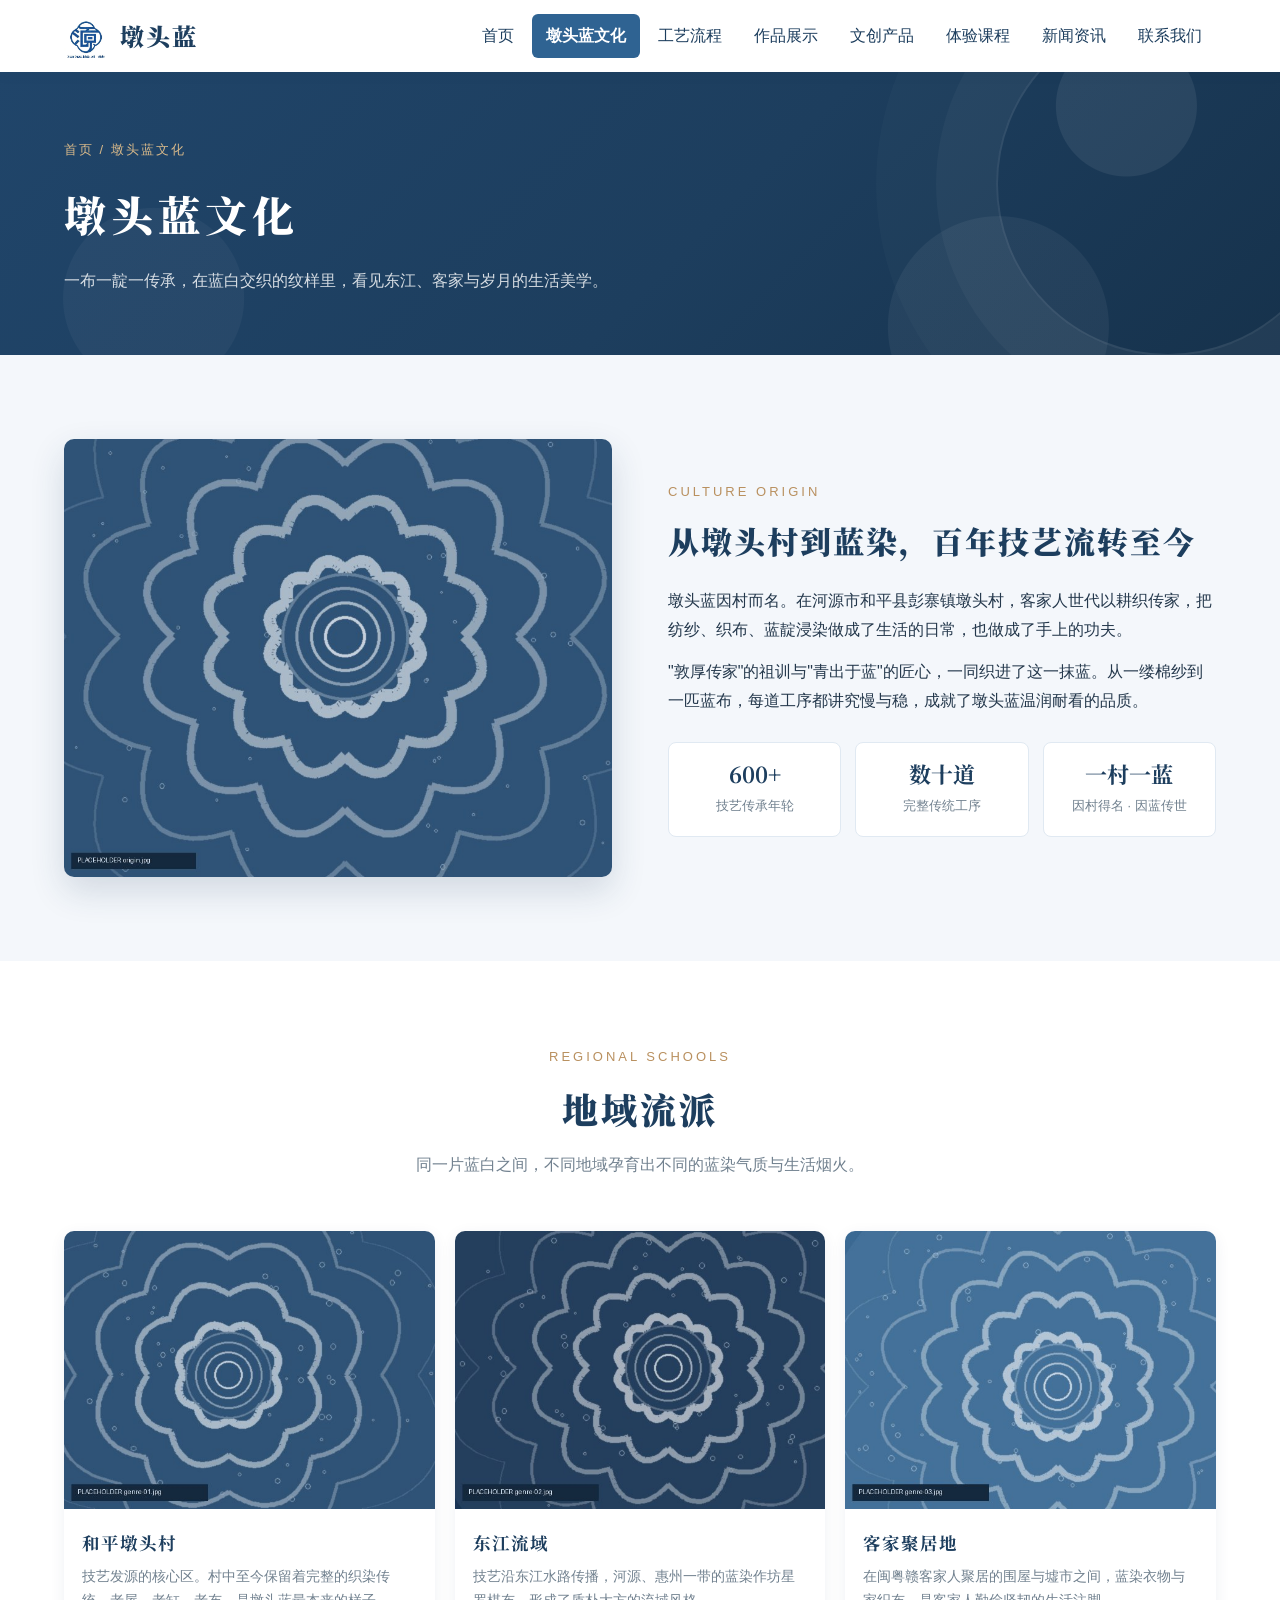
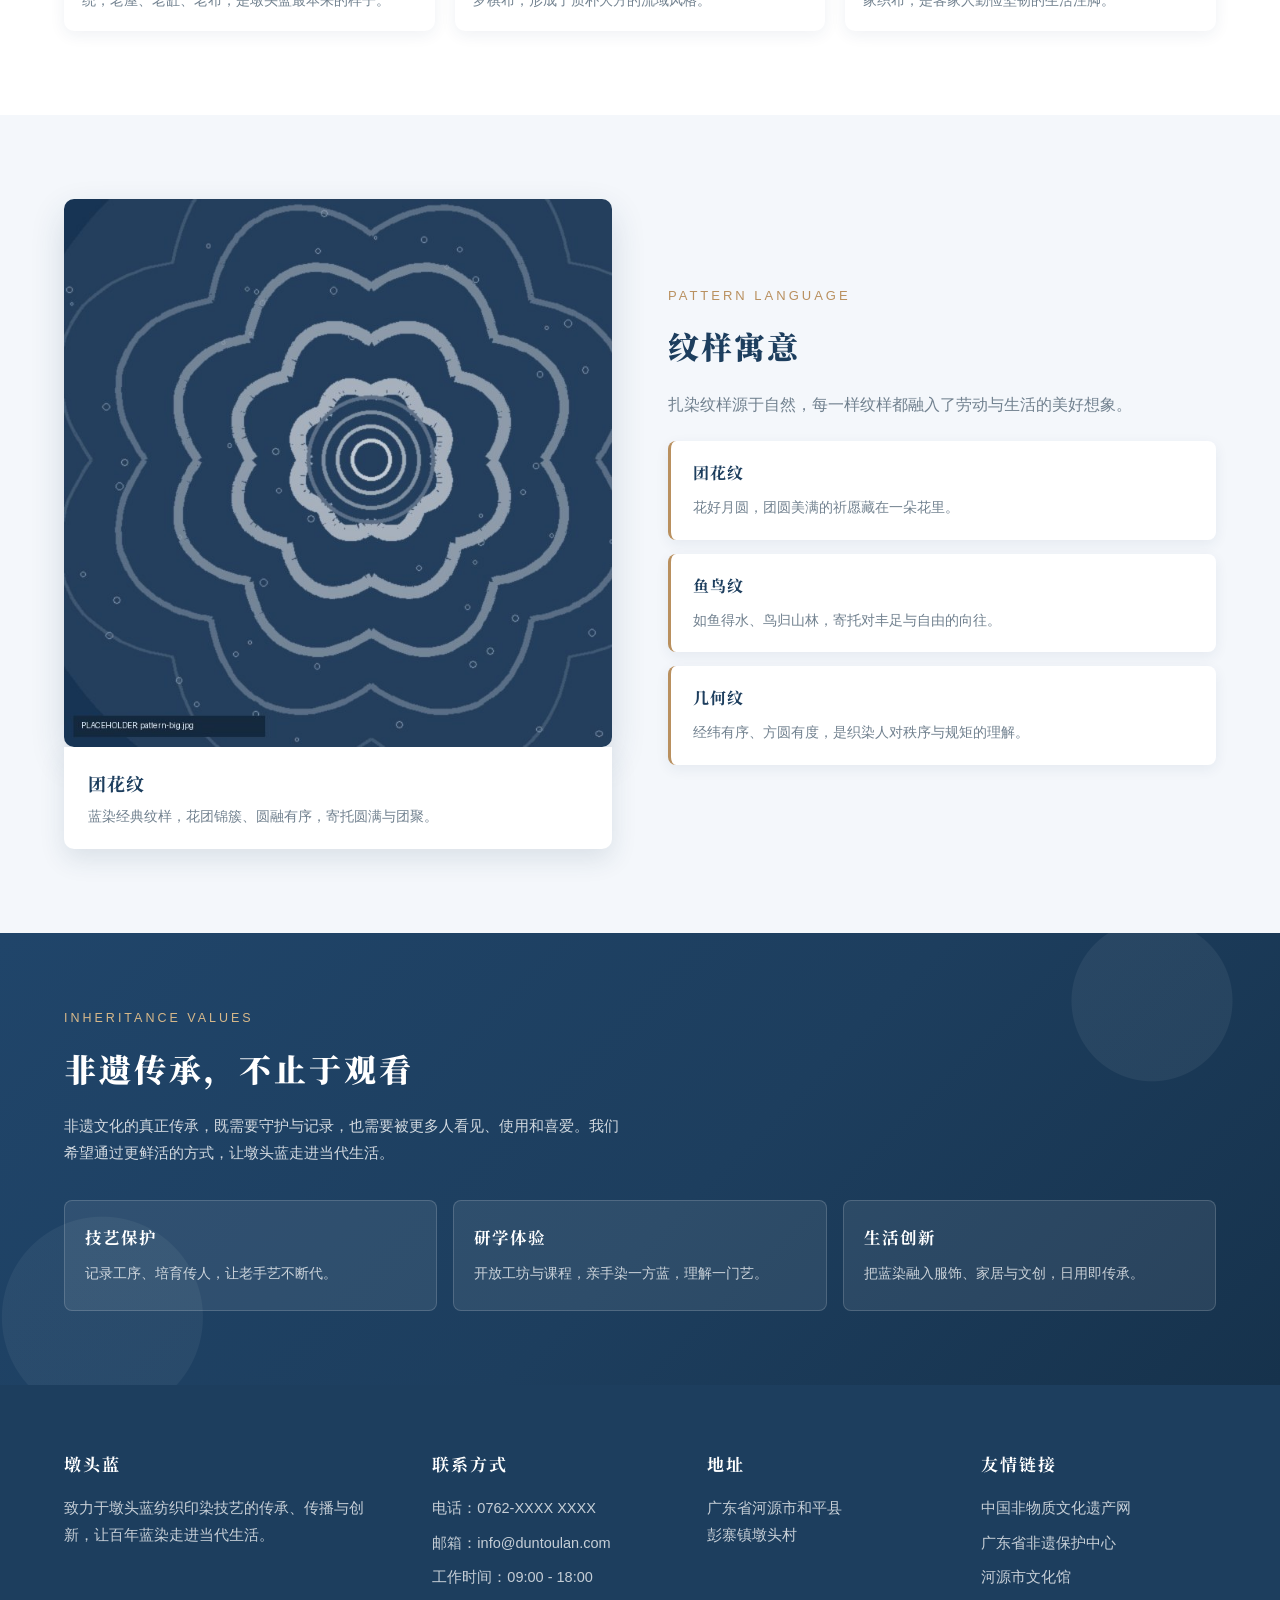
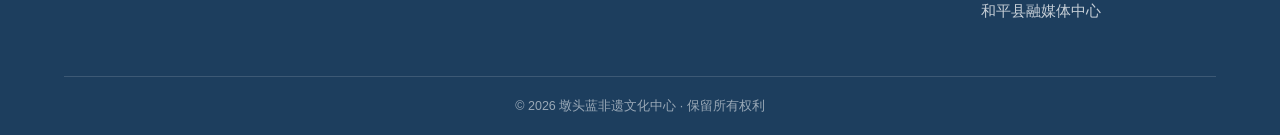
<file: duntoulan-site/culture.html>
<!DOCTYPE html>
<html lang="zh-CN">
<head>
<meta charset="UTF-8">
<meta name="viewport" content="width=device-width, initial-scale=1.0">
<title>墩头蓝文化 · 河源客家蓝染非遗</title>
<link rel="icon" type="image/png" href="images/logo.png">
<link rel="preconnect" href="https://fonts.googleapis.com">
<link href="https://fonts.googleapis.com/css2?family=Noto+Serif+SC:wght@400;600;700;900&display=swap" rel="stylesheet">
<link rel="stylesheet" href="css/style.css">
</head>
<body>

<header>
  <div class="wrap nav">
    <div class="logo">
      <img class="logo-mark" src="images/logo.png" alt="河源墩头蓝徽标">
      <span class="logo-name">墩头蓝</span>
    </div>
    <nav class="menu">
      <a href="index.html">首页</a>
      <a href="culture.html" class="active">墩头蓝文化</a>
      <a href="process.html">工艺流程</a>
      <a href="works.html">作品展示</a>
      <a href="shop.html">文创产品</a>
      <a href="courses.html">体验课程</a>
      <a href="news.html">新闻资讯</a>
      <a href="contact.html">联系我们</a>
    </nav>
  </div>
</header>

<!-- ═══ 内页横幅 ═══ -->
<section class="page-banner">
  <div class="wrap">
    <div class="crumb">首页 / 墩头蓝文化</div>
    <h1>墩头蓝文化</h1>
    <p>一布一靛一传承，在蓝白交织的纹样里，看见东江、客家与岁月的生活美学。</p>
  </div>
</section>

<!-- ═══ 技艺源流 ═══ -->
<section class="section">
  <div class="wrap split">
    <div class="split-img"><img src="images/origin.jpg" alt="墩头蓝技艺源流"></div>
    <div class="txt">
      <span class="gold-label">Culture Origin</span>
      <h2 class="h2">从墩头村到蓝染，百年技艺流转至今</h2>
      <p>墩头蓝因村而名。在河源市和平县彭寨镇墩头村，客家人世代以耕织传家，把纺纱、织布、蓝靛浸染做成了生活的日常，也做成了手上的功夫。</p>
      <p>"敦厚传家"的祖训与"青出于蓝"的匠心，一同织进了这一抹蓝。从一缕棉纱到一匹蓝布，每道工序都讲究慢与稳，成就了墩头蓝温润耐看的品质。</p>
      <div class="stat-row">
        <div class="stat-box"><b>600+</b><span>技艺传承年轮</span></div>
        <div class="stat-box"><b>数十道</b><span>完整传统工序</span></div>
        <div class="stat-box"><b>一村一蓝</b><span>因村得名 · 因蓝传世</span></div>
      </div>
    </div>
  </div>
</section>

<!-- ═══ 地域流派 ═══ -->
<section class="section" style="background:#fff">
  <div class="wrap">
    <div class="section-head">
      <span class="en">Regional Schools</span>
      <h2>地域流派</h2>
      <p class="sub">同一片蓝白之间，不同地域孕育出不同的蓝染气质与生活烟火。</p>
    </div>
    <div class="img-cards">
      <div class="img-card">
        <img src="images/genre-01.jpg" alt="和平墩头村">
        <div class="body">
          <h3>和平墩头村</h3>
          <p>技艺发源的核心区。村中至今保留着完整的织染传统，老屋、老缸、老布，是墩头蓝最本来的样子。</p>
        </div>
      </div>
      <div class="img-card">
        <img src="images/genre-02.jpg" alt="东江流域">
        <div class="body">
          <h3>东江流域</h3>
          <p>技艺沿东江水路传播，河源、惠州一带的蓝染作坊星罗棋布，形成了质朴大方的流域风格。</p>
        </div>
      </div>
      <div class="img-card">
        <img src="images/genre-03.jpg" alt="客家聚居地">
        <div class="body">
          <h3>客家聚居地</h3>
          <p>在闽粤赣客家人聚居的围屋与墟市之间，蓝染衣物与家织布，是客家人勤俭坚韧的生活注脚。</p>
        </div>
      </div>
    </div>
  </div>
</section>

<!-- ═══ 纹样寓意 ═══ -->
<section class="section">
  <div class="wrap split">
    <div class="split-img">
      <img src="images/pattern-big.jpg" alt="团花纹">
      <div style="background:#fff;border-radius:0 0 10px 10px;padding:20px 24px;box-shadow:0 10px 26px rgba(29,62,94,.12)">
        <b style="font-family:var(--serif);font-size:18px;color:var(--navy);letter-spacing:1px">团花纹</b>
        <p style="font-size:13.5px;color:var(--muted);margin-top:4px">蓝染经典纹样，花团锦簇、圆融有序，寄托圆满与团聚。</p>
      </div>
    </div>
    <div class="txt">
      <span class="gold-label">Pattern Language</span>
      <h2 class="h2">纹样寓意</h2>
      <p style="font-size:15.5px;color:var(--muted);margin-bottom:22px">扎染纹样源于自然，每一样纹样都融入了劳动与生活的美好想象。</p>
      <div style="display:flex;flex-direction:column;gap:14px">
        <div class="info-card"><b>团花纹</b><span>花好月圆，团圆美满的祈愿藏在一朵花里。</span></div>
        <div class="info-card"><b>鱼鸟纹</b><span>如鱼得水、鸟归山林，寄托对丰足与自由的向往。</span></div>
        <div class="info-card"><b>几何纹</b><span>经纬有序、方圆有度，是织染人对秩序与规矩的理解。</span></div>
      </div>
    </div>
  </div>
</section>

<!-- ═══ 传承宣言 ═══ -->
<section class="navy-band">
  <div class="wrap">
    <span class="en">Inheritance Values</span>
    <h2>非遗传承，不止于观看</h2>
    <p>非遗文化的真正传承，既需要守护与记录，也需要被更多人看见、使用和喜爱。我们希望通过更鲜活的方式，让墩头蓝走进当代生活。</p>
    <div class="mini-cards">
      <div class="mini-card"><b>技艺保护</b><span>记录工序、培育传人，让老手艺不断代。</span></div>
      <div class="mini-card"><b>研学体验</b><span>开放工坊与课程，亲手染一方蓝，理解一门艺。</span></div>
      <div class="mini-card"><b>生活创新</b><span>把蓝染融入服饰、家居与文创，日用即传承。</span></div>
    </div>
  </div>
</section>

<!-- ═══ 页脚 ═══ -->
<footer>
  <div class="wrap">
    <div class="foot-grid">
      <div>
        <h4>墩头蓝</h4>
        <p>致力于墩头蓝纺织印染技艺的传承、传播与创新，让百年蓝染走进当代生活。</p>
      </div>
      <div>
        <h4>联系方式</h4>
        <p>电话：0762-XXXX XXXX</p>
        <p>邮箱：info@duntoulan.com</p>
        <p>工作时间：09:00 - 18:00</p>
      </div>
      <div>
        <h4>地址</h4>
        <p>广东省河源市和平县<br>彭寨镇墩头村</p>
      </div>
      <div>
        <h4>友情链接</h4>
        <a href="#">中国非物质文化遗产网</a>
        <a href="#">广东省非遗保护中心</a>
        <a href="#">河源市文化馆</a>
        <a href="#">和平县融媒体中心</a>
      </div>
    </div>
    <div class="foot-bottom">© 2026 墩头蓝非遗文化中心 · 保留所有权利</div>
  </div>
</footer>

</body>
</html>
</file>
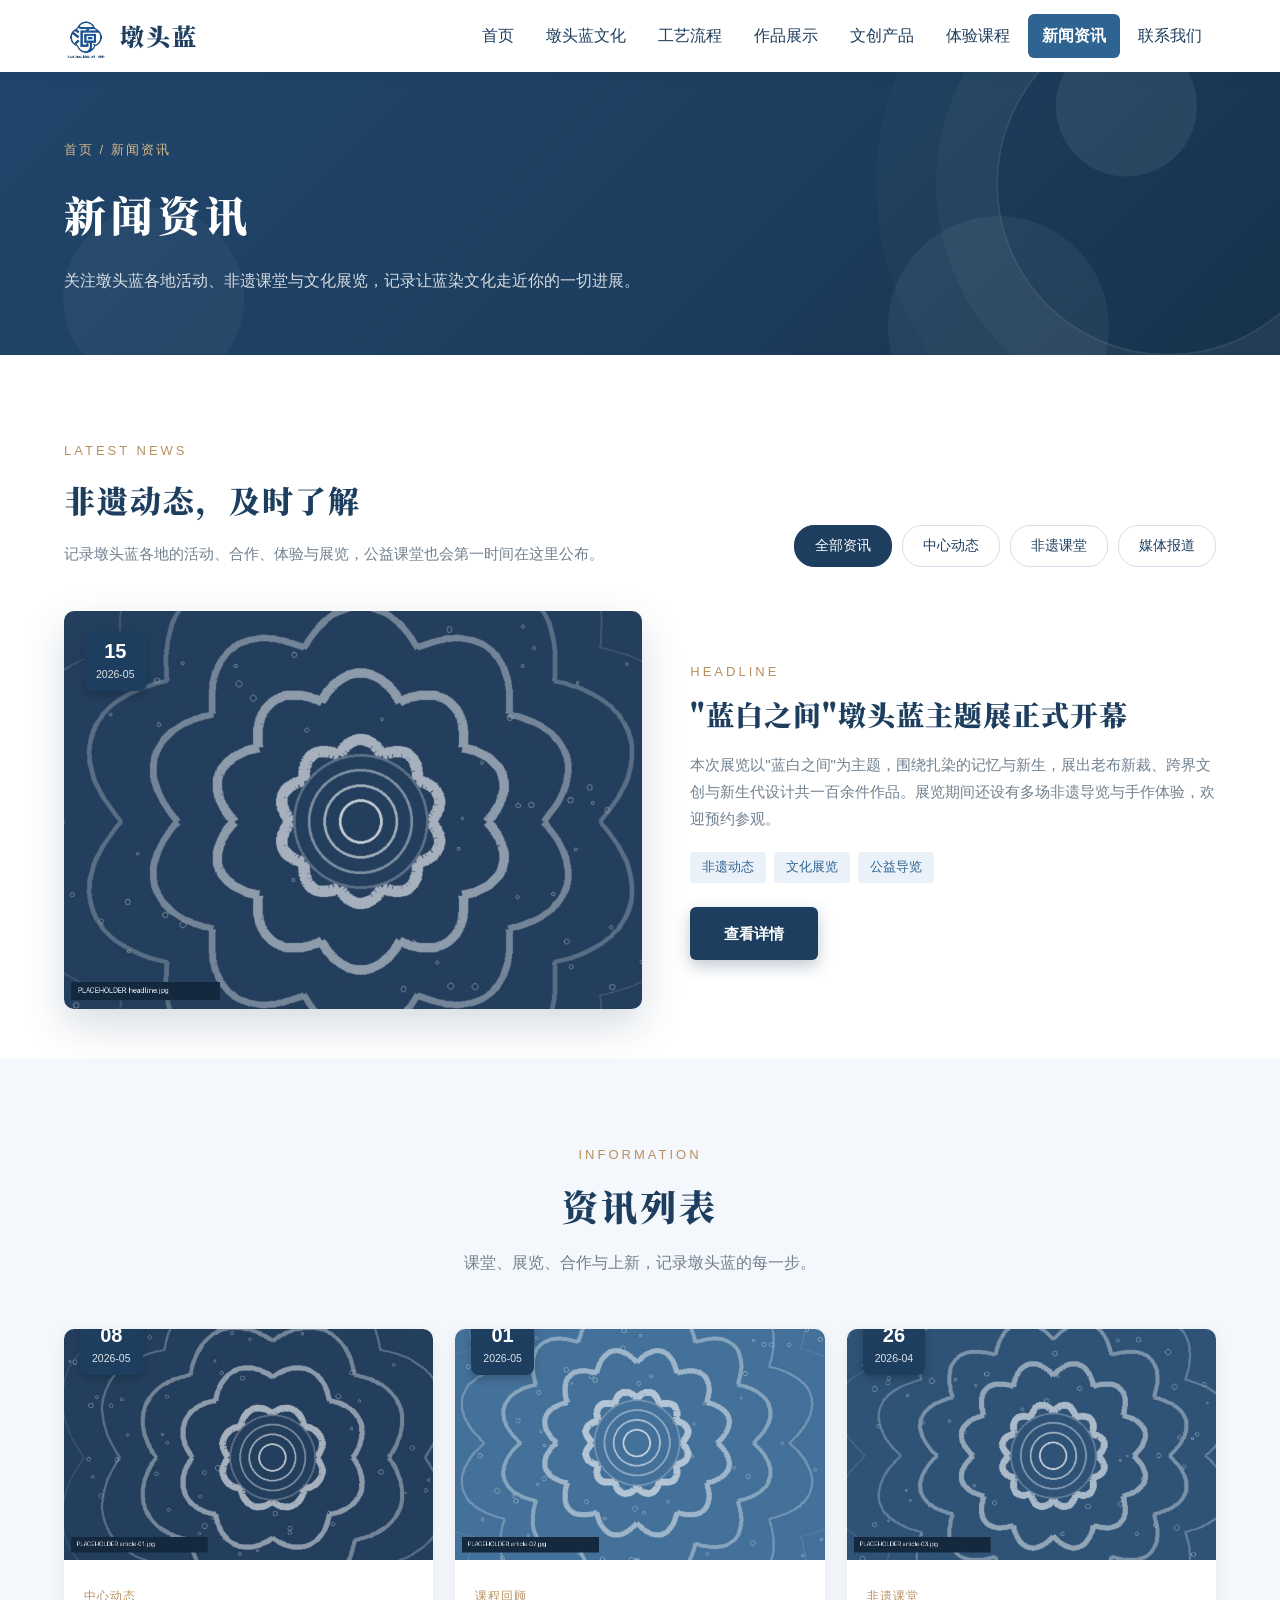
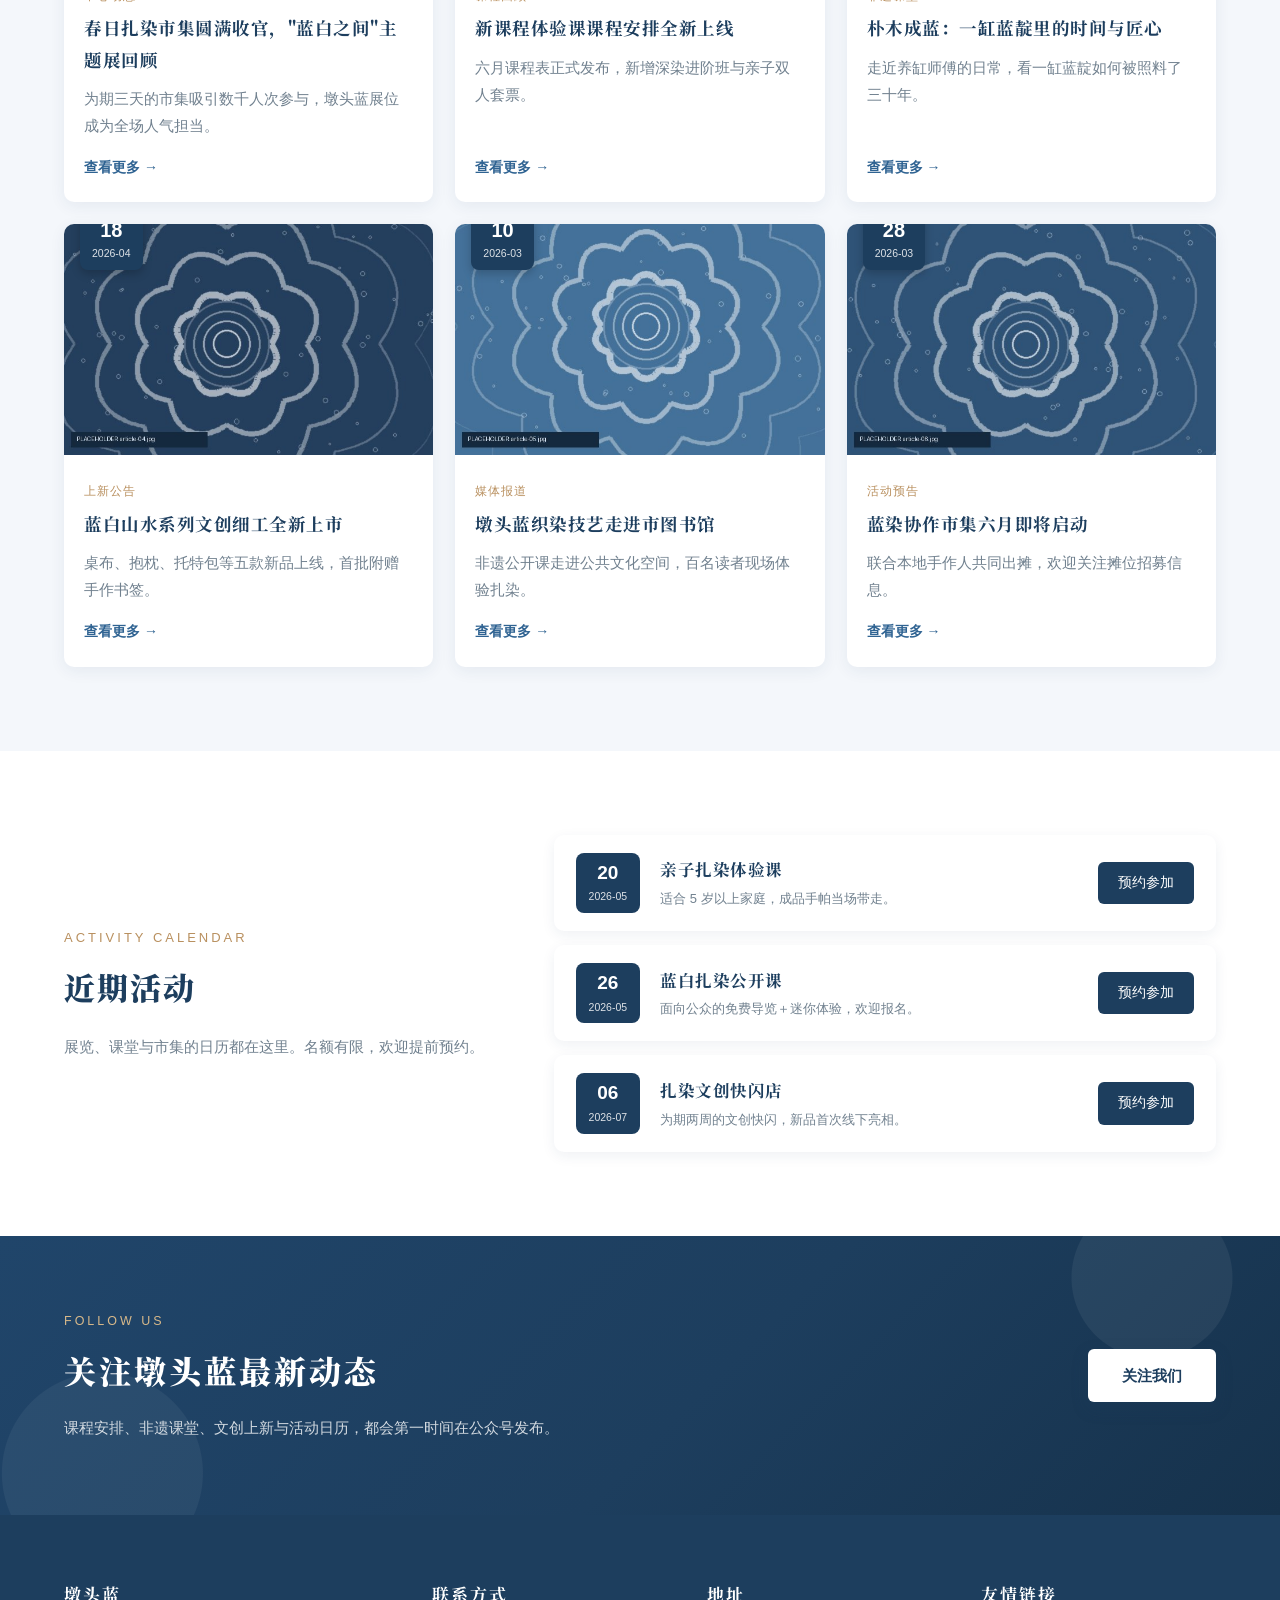
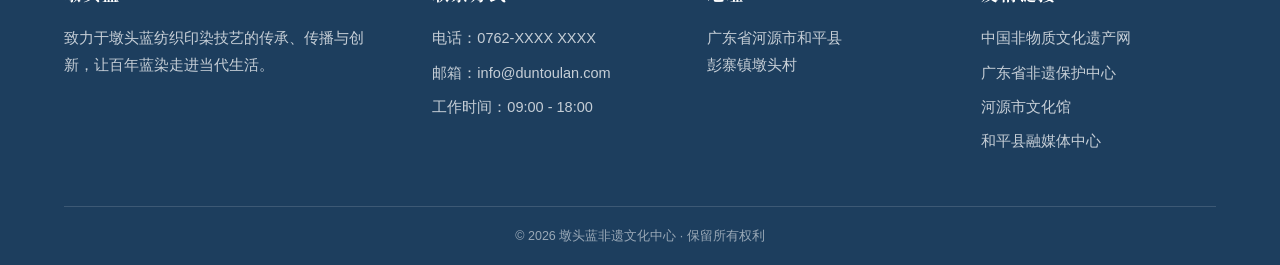
<file: duntoulan-site/news.html>
<!DOCTYPE html>
<html lang="zh-CN">
<head>
<meta charset="UTF-8">
<meta name="viewport" content="width=device-width, initial-scale=1.0">
<title>新闻资讯 · 墩头蓝</title>
<link rel="icon" type="image/png" href="images/logo.png">
<link rel="preconnect" href="https://fonts.googleapis.com">
<link href="https://fonts.googleapis.com/css2?family=Noto+Serif+SC:wght@400;600;700;900&display=swap" rel="stylesheet">
<link rel="stylesheet" href="css/style.css">
</head>
<body>

<header>
  <div class="wrap nav">
    <div class="logo">
      <img class="logo-mark" src="images/logo.png" alt="河源墩头蓝徽标">
      <span class="logo-name">墩头蓝</span>
    </div>
    <nav class="menu">
      <a href="index.html">首页</a>
      <a href="culture.html">墩头蓝文化</a>
      <a href="process.html">工艺流程</a>
      <a href="works.html">作品展示</a>
      <a href="shop.html">文创产品</a>
      <a href="courses.html">体验课程</a>
      <a href="news.html" class="active">新闻资讯</a>
      <a href="contact.html">联系我们</a>
    </nav>
  </div>
</header>

<section class="page-banner">
  <div class="wrap">
    <div class="crumb">首页 / 新闻资讯</div>
    <h1>新闻资讯</h1>
    <p>关注墩头蓝各地活动、非遗课堂与文化展览，记录让蓝染文化走近你的一切进展。</p>
  </div>
</section>

<!-- ═══ 头条 ═══ -->
<section class="section" style="background:#fff;padding-bottom:50px">
  <div class="wrap">
    <div style="display:flex;justify-content:space-between;align-items:flex-end;gap:30px;flex-wrap:wrap;margin-bottom:44px">
      <div>
        <span class="gold-label">Latest News</span>
        <h2 class="h2" style="margin-bottom:12px">非遗动态，及时了解</h2>
        <p style="max-width:560px;font-size:15px;color:var(--muted)">记录墩头蓝各地的活动、合作、体验与展览，公益课堂也会第一时间在这里公布。</p>
      </div>
      <div class="chip-row">
        <span class="chip active">全部资讯</span>
        <span class="chip">中心动态</span>
        <span class="chip">非遗课堂</span>
        <span class="chip">媒体报道</span>
      </div>
    </div>
    <div class="headline">
      <div class="headline-img">
        <img src="images/headline.jpg" alt="主题展开幕">
        <div class="news-date" style="left:20px;top:20px"><b>15</b><span>2026-05</span></div>
      </div>
      <div class="headline-txt">
        <span class="gold-label">Headline</span>
        <h2>"蓝白之间"墩头蓝主题展正式开幕</h2>
        <p>本次展览以"蓝白之间"为主题，围绕扎染的记忆与新生，展出老布新裁、跨界文创与新生代设计共一百余件作品。展览期间还设有多场非遗导览与手作体验，欢迎预约参观。</p>
        <div class="tag-row"><i>非遗动态</i><i>文化展览</i><i>公益导览</i></div>
        <a class="btn btn-primary" href="contact.html">查看详情</a>
      </div>
    </div>
  </div>
</section>

<!-- ═══ 资讯列表 ═══ -->
<section class="section">
  <div class="wrap">
    <div class="section-head">
      <span class="en">Information</span>
      <h2>资讯列表</h2>
      <p class="sub">课堂、展览、合作与上新，记录墩头蓝的每一步。</p>
    </div>
    <div class="news">
      <div class="news-card">
        <div class="news-img"><img src="images/article-01.jpg" alt="资讯配图"><div class="news-date"><b>08</b><span>2026-05</span></div></div>
        <div class="news-body">
          <span class="n-cat">中心动态</span>
          <h3>春日扎染市集圆满收官，"蓝白之间"主题展回顾</h3>
          <p>为期三天的市集吸引数千人次参与，墩头蓝展位成为全场人气担当。</p>
          <a class="news-more" href="#">查看更多 →</a>
        </div>
      </div>
      <div class="news-card">
        <div class="news-img"><img src="images/article-02.jpg" alt="资讯配图"><div class="news-date"><b>01</b><span>2026-05</span></div></div>
        <div class="news-body">
          <span class="n-cat">课程回顾</span>
          <h3>新课程体验课课程安排全新上线</h3>
          <p>六月课程表正式发布，新增深染进阶班与亲子双人套票。</p>
          <a class="news-more" href="#">查看更多 →</a>
        </div>
      </div>
      <div class="news-card">
        <div class="news-img"><img src="images/article-03.jpg" alt="资讯配图"><div class="news-date"><b>26</b><span>2026-04</span></div></div>
        <div class="news-body">
          <span class="n-cat">非遗课堂</span>
          <h3>朴木成蓝：一缸蓝靛里的时间与匠心</h3>
          <p>走近养缸师傅的日常，看一缸蓝靛如何被照料了三十年。</p>
          <a class="news-more" href="#">查看更多 →</a>
        </div>
      </div>
      <div class="news-card">
        <div class="news-img"><img src="images/article-04.jpg" alt="资讯配图"><div class="news-date"><b>18</b><span>2026-04</span></div></div>
        <div class="news-body">
          <span class="n-cat">上新公告</span>
          <h3>蓝白山水系列文创细工全新上市</h3>
          <p>桌布、抱枕、托特包等五款新品上线，首批附赠手作书签。</p>
          <a class="news-more" href="#">查看更多 →</a>
        </div>
      </div>
      <div class="news-card">
        <div class="news-img"><img src="images/article-05.jpg" alt="资讯配图"><div class="news-date"><b>10</b><span>2026-03</span></div></div>
        <div class="news-body">
          <span class="n-cat">媒体报道</span>
          <h3>墩头蓝织染技艺走进市图书馆</h3>
          <p>非遗公开课走进公共文化空间，百名读者现场体验扎染。</p>
          <a class="news-more" href="#">查看更多 →</a>
        </div>
      </div>
      <div class="news-card">
        <div class="news-img"><img src="images/article-06.jpg" alt="资讯配图"><div class="news-date"><b>28</b><span>2026-03</span></div></div>
        <div class="news-body">
          <span class="n-cat">活动预告</span>
          <h3>蓝染协作市集六月即将启动</h3>
          <p>联合本地手作人共同出摊，欢迎关注摊位招募信息。</p>
          <a class="news-more" href="#">查看更多 →</a>
        </div>
      </div>
    </div>
  </div>
</section>

<!-- ═══ 近期活动 ═══ -->
<section class="section" style="background:#fff">
  <div class="wrap" style="display:grid;grid-template-columns:1fr 1.5fr;gap:48px;align-items:center">
    <div>
      <span class="gold-label">Activity Calendar</span>
      <h2 class="h2">近期活动</h2>
      <p style="font-size:15px;color:var(--muted)">展览、课堂与市集的日历都在这里。名额有限，欢迎提前预约。</p>
    </div>
    <div class="event-list">
      <div class="event">
        <div class="date-chip"><b>20</b><span>2026-05</span></div>
        <div><h4>亲子扎染体验课</h4><p>适合 5 岁以上家庭，成品手帕当场带走。</p></div>
        <a class="btn-mini" href="contact.html">预约参加</a>
      </div>
      <div class="event">
        <div class="date-chip"><b>26</b><span>2026-05</span></div>
        <div><h4>蓝白扎染公开课</h4><p>面向公众的免费导览＋迷你体验，欢迎报名。</p></div>
        <a class="btn-mini" href="contact.html">预约参加</a>
      </div>
      <div class="event">
        <div class="date-chip"><b>06</b><span>2026-07</span></div>
        <div><h4>扎染文创快闪店</h4><p>为期两周的文创快闪，新品首次线下亮相。</p></div>
        <a class="btn-mini" href="contact.html">预约参加</a>
      </div>
    </div>
  </div>
</section>

<!-- ═══ 关注我们 ═══ -->
<section class="navy-band">
  <div class="wrap" style="display:flex;justify-content:space-between;align-items:center;gap:30px;flex-wrap:wrap">
    <div>
      <span class="en">Follow Us</span>
      <h2>关注墩头蓝最新动态</h2>
      <p>课程安排、非遗课堂、文创上新与活动日历，都会第一时间在公众号发布。</p>
    </div>
    <a class="btn btn-primary" style="background:#fff;color:var(--navy)" href="contact.html">关注我们</a>
  </div>
</section>

<footer>
  <div class="wrap">
    <div class="foot-grid">
      <div>
        <h4>墩头蓝</h4>
        <p>致力于墩头蓝纺织印染技艺的传承、传播与创新，让百年蓝染走进当代生活。</p>
      </div>
      <div>
        <h4>联系方式</h4>
        <p>电话：0762-XXXX XXXX</p>
        <p>邮箱：info@duntoulan.com</p>
        <p>工作时间：09:00 - 18:00</p>
      </div>
      <div>
        <h4>地址</h4>
        <p>广东省河源市和平县<br>彭寨镇墩头村</p>
      </div>
      <div>
        <h4>友情链接</h4>
        <a href="#">中国非物质文化遗产网</a>
        <a href="#">广东省非遗保护中心</a>
        <a href="#">河源市文化馆</a>
        <a href="#">和平县融媒体中心</a>
      </div>
    </div>
    <div class="foot-bottom">© 2026 墩头蓝非遗文化中心 · 保留所有权利</div>
  </div>
</footer>

</body>
</html>
</file>
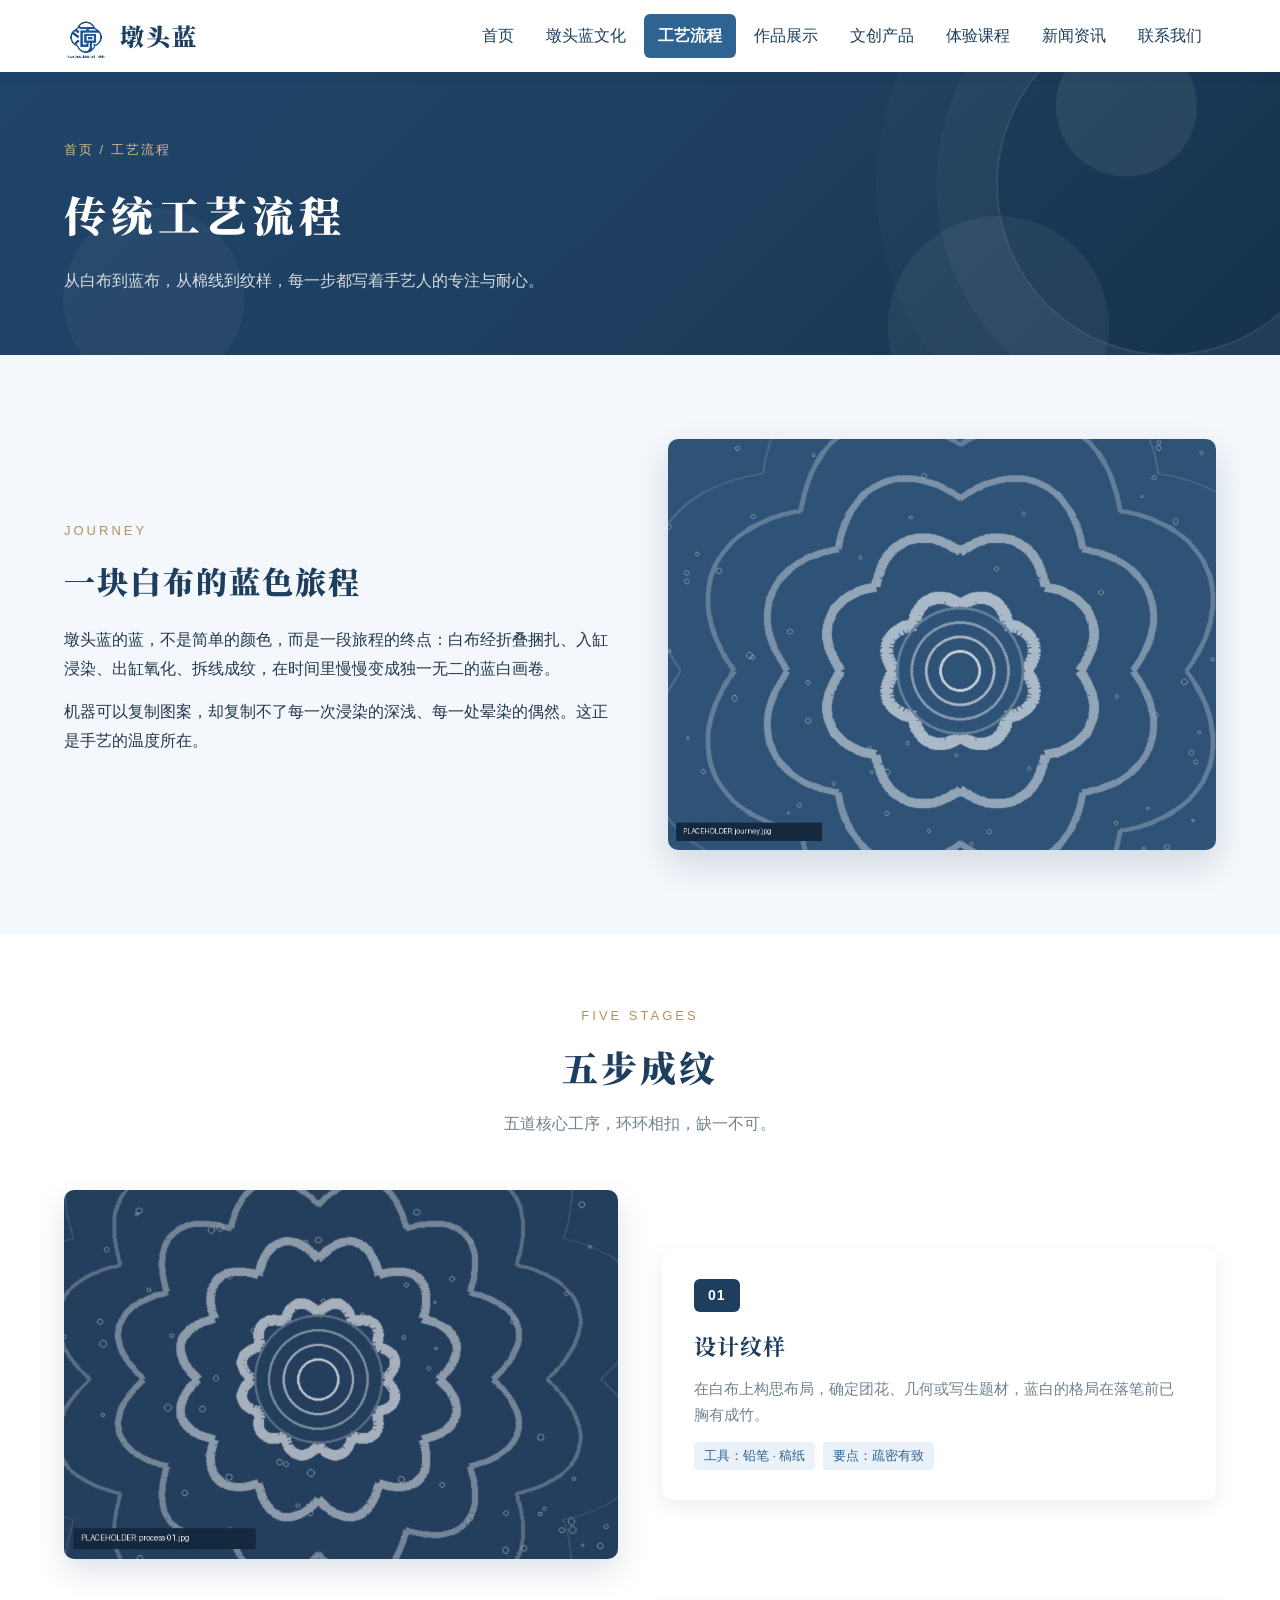
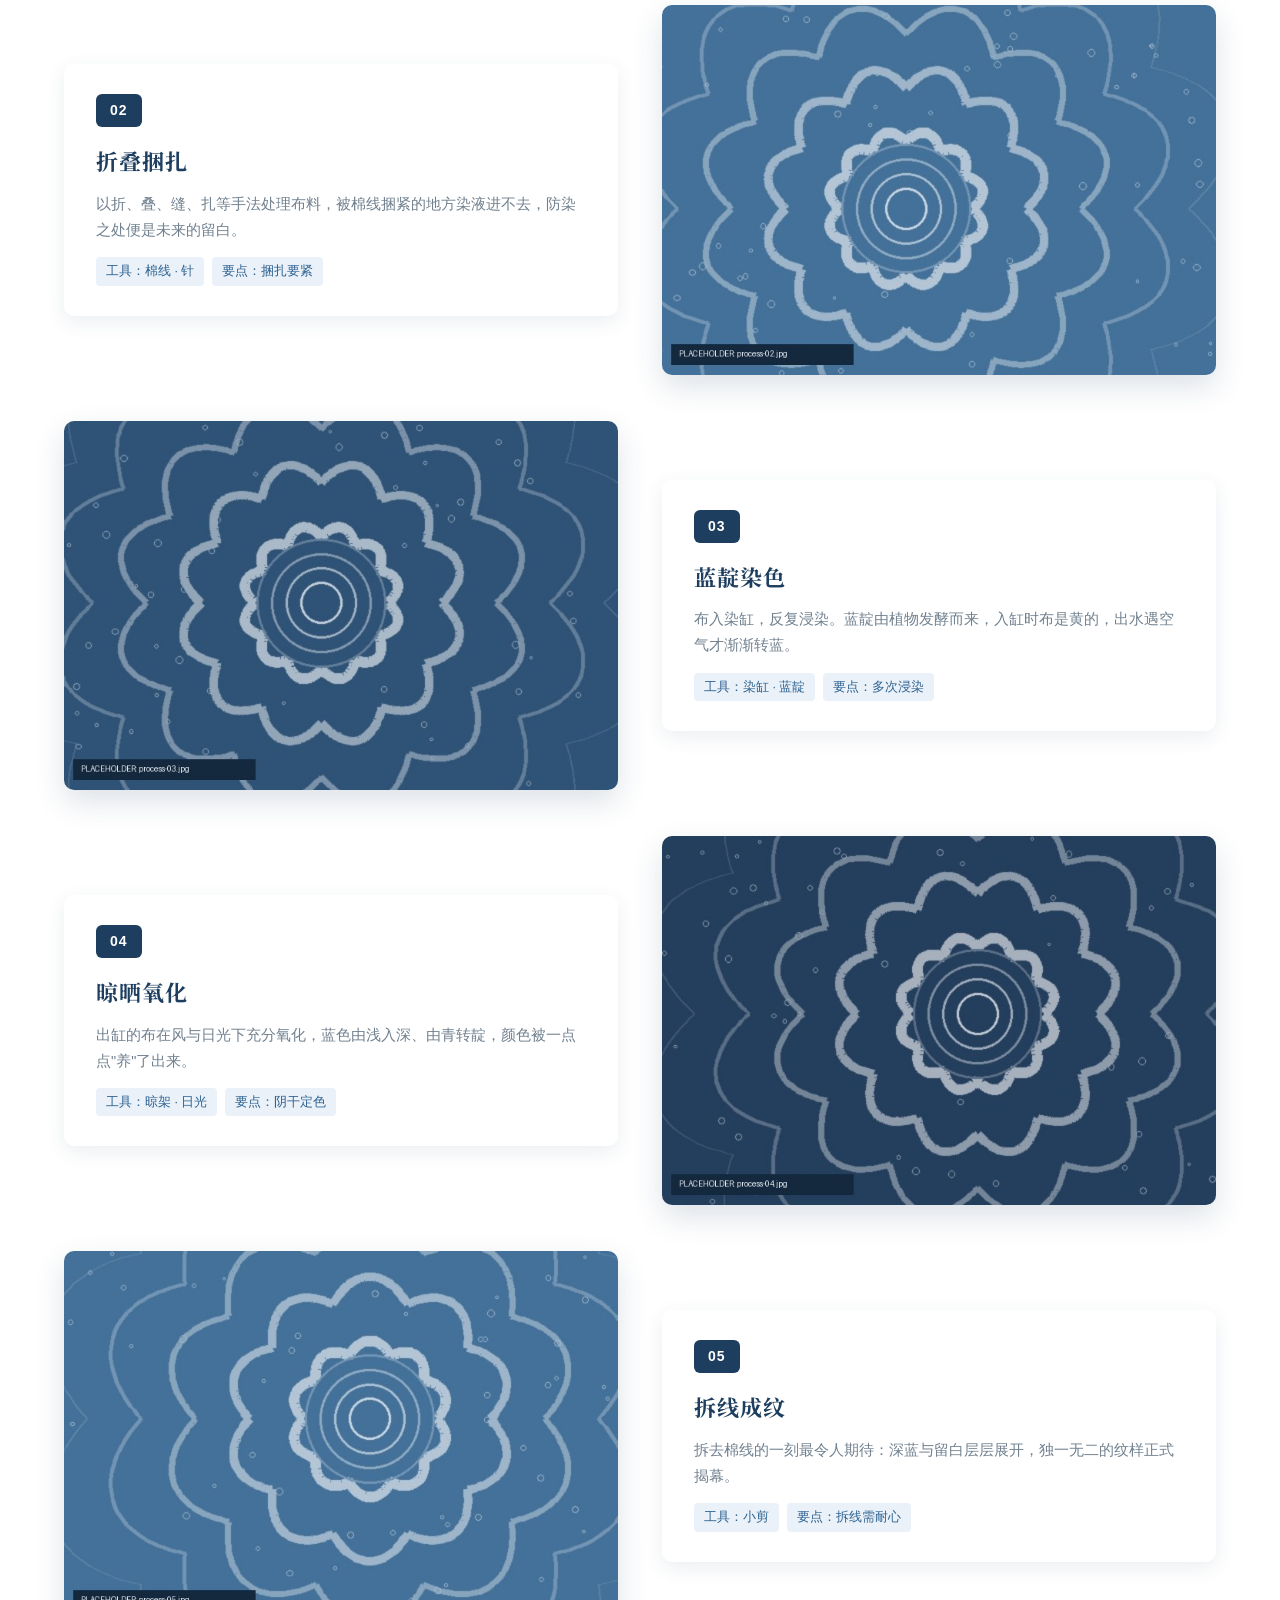
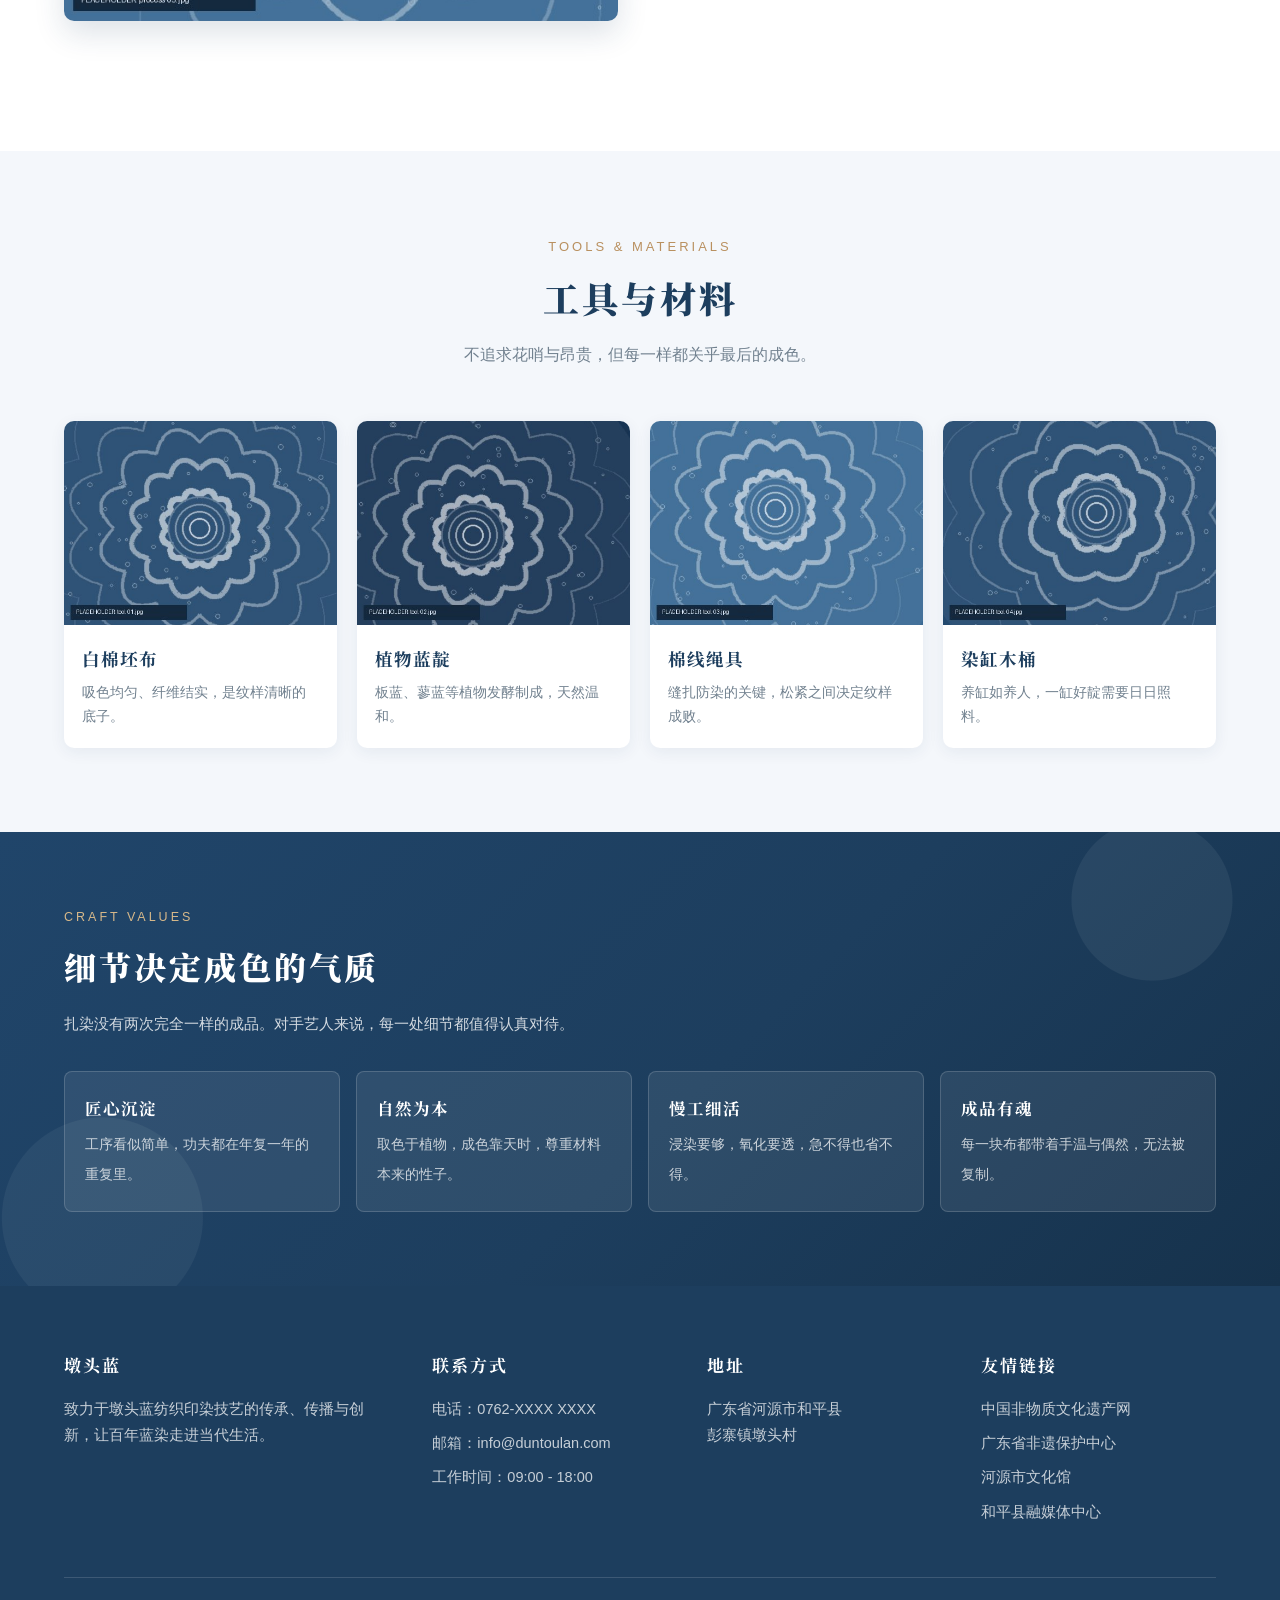
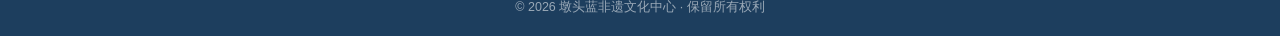
<file: duntoulan-site/process.html>
<!DOCTYPE html>
<html lang="zh-CN">
<head>
<meta charset="UTF-8">
<meta name="viewport" content="width=device-width, initial-scale=1.0">
<title>传统工艺流程 · 墩头蓝</title>
<link rel="icon" type="image/png" href="images/logo.png">
<link rel="preconnect" href="https://fonts.googleapis.com">
<link href="https://fonts.googleapis.com/css2?family=Noto+Serif+SC:wght@400;600;700;900&display=swap" rel="stylesheet">
<link rel="stylesheet" href="css/style.css">
</head>
<body>

<header>
  <div class="wrap nav">
    <div class="logo">
      <img class="logo-mark" src="images/logo.png" alt="河源墩头蓝徽标">
      <span class="logo-name">墩头蓝</span>
    </div>
    <nav class="menu">
      <a href="index.html">首页</a>
      <a href="culture.html">墩头蓝文化</a>
      <a href="process.html" class="active">工艺流程</a>
      <a href="works.html">作品展示</a>
      <a href="shop.html">文创产品</a>
      <a href="courses.html">体验课程</a>
      <a href="news.html">新闻资讯</a>
      <a href="contact.html">联系我们</a>
    </nav>
  </div>
</header>

<section class="page-banner">
  <div class="wrap">
    <div class="crumb">首页 / 工艺流程</div>
    <h1>传统工艺流程</h1>
    <p>从白布到蓝布，从棉线到纹样，每一步都写着手艺人的专注与耐心。</p>
  </div>
</section>

<!-- ═══ 一块白布的蓝色旅程 ═══ -->
<section class="section">
  <div class="wrap split">
    <div class="txt">
      <span class="gold-label">Journey</span>
      <h2 class="h2">一块白布的蓝色旅程</h2>
      <p>墩头蓝的蓝，不是简单的颜色，而是一段旅程的终点：白布经折叠捆扎、入缸浸染、出缸氧化、拆线成纹，在时间里慢慢变成独一无二的蓝白画卷。</p>
      <p>机器可以复制图案，却复制不了每一次浸染的深浅、每一处晕染的偶然。这正是手艺的温度所在。</p>
    </div>
    <div class="split-img"><img src="images/journey.jpg" alt="一块白布的蓝色旅程"></div>
  </div>
</section>

<!-- ═══ 五步成纹 ═══ -->
<section class="section" style="background:#fff;padding-top:70px">
  <div class="wrap">
    <div class="section-head">
      <span class="en">Five Stages</span>
      <h2>五步成纹</h2>
      <p class="sub">五道核心工序，环环相扣，缺一不可。</p>
    </div>

    <div class="step-row">
      <div class="photo"><img src="images/process-01.jpg" alt="设计纹样"></div>
      <div class="step-info">
        <span class="num-chip">01</span>
        <h3>设计纹样</h3>
        <p>在白布上构思布局，确定团花、几何或写生题材，蓝白的格局在落笔前已胸有成竹。</p>
        <div class="spec-tags"><i>工具：铅笔 · 稿纸</i><i>要点：疏密有致</i></div>
      </div>
    </div>

    <div class="step-row">
      <div class="step-info">
        <span class="num-chip">02</span>
        <h3>折叠捆扎</h3>
        <p>以折、叠、缝、扎等手法处理布料，被棉线捆紧的地方染液进不去，防染之处便是未来的留白。</p>
        <div class="spec-tags"><i>工具：棉线 · 针</i><i>要点：捆扎要紧</i></div>
      </div>
      <div class="photo"><img src="images/process-02.jpg" alt="折叠捆扎"></div>
    </div>

    <div class="step-row">
      <div class="photo"><img src="images/process-03.jpg" alt="蓝靛染色"></div>
      <div class="step-info">
        <span class="num-chip">03</span>
        <h3>蓝靛染色</h3>
        <p>布入染缸，反复浸染。蓝靛由植物发酵而来，入缸时布是黄的，出水遇空气才渐渐转蓝。</p>
        <div class="spec-tags"><i>工具：染缸 · 蓝靛</i><i>要点：多次浸染</i></div>
      </div>
    </div>

    <div class="step-row">
      <div class="step-info">
        <span class="num-chip">04</span>
        <h3>晾晒氧化</h3>
        <p>出缸的布在风与日光下充分氧化，蓝色由浅入深、由青转靛，颜色被一点点"养"了出来。</p>
        <div class="spec-tags"><i>工具：晾架 · 日光</i><i>要点：阴干定色</i></div>
      </div>
      <div class="photo"><img src="images/process-04.jpg" alt="晾晒氧化"></div>
    </div>

    <div class="step-row">
      <div class="photo"><img src="images/process-05.jpg" alt="拆线成纹"></div>
      <div class="step-info">
        <span class="num-chip">05</span>
        <h3>拆线成纹</h3>
        <p>拆去棉线的一刻最令人期待：深蓝与留白层层展开，独一无二的纹样正式揭幕。</p>
        <div class="spec-tags"><i>工具：小剪</i><i>要点：拆线需耐心</i></div>
      </div>
    </div>
  </div>
</section>

<!-- ═══ 工具与材料 ═══ -->
<section class="section">
  <div class="wrap">
    <div class="section-head">
      <span class="en">Tools &amp; Materials</span>
      <h2>工具与材料</h2>
      <p class="sub">不追求花哨与昂贵，但每一样都关乎最后的成色。</p>
    </div>
    <div class="img-cards c4">
      <div class="img-card">
        <img src="images/tool-01.jpg" alt="白棉坯布">
        <div class="body"><h3>白棉坯布</h3><p>吸色均匀、纤维结实，是纹样清晰的底子。</p></div>
      </div>
      <div class="img-card">
        <img src="images/tool-02.jpg" alt="植物蓝靛">
        <div class="body"><h3>植物蓝靛</h3><p>板蓝、蓼蓝等植物发酵制成，天然温和。</p></div>
      </div>
      <div class="img-card">
        <img src="images/tool-03.jpg" alt="棉线绳具">
        <div class="body"><h3>棉线绳具</h3><p>缝扎防染的关键，松紧之间决定纹样成败。</p></div>
      </div>
      <div class="img-card">
        <img src="images/tool-04.jpg" alt="染缸木桶">
        <div class="body"><h3>染缸木桶</h3><p>养缸如养人，一缸好靛需要日日照料。</p></div>
      </div>
    </div>
  </div>
</section>

<!-- ═══ 匠心宣言 ═══ -->
<section class="navy-band">
  <div class="wrap">
    <span class="en">Craft Values</span>
    <h2>细节决定成色的气质</h2>
    <p>扎染没有两次完全一样的成品。对手艺人来说，每一处细节都值得认真对待。</p>
    <div class="mini-cards c4">
      <div class="mini-card"><b>匠心沉淀</b><span>工序看似简单，功夫都在年复一年的重复里。</span></div>
      <div class="mini-card"><b>自然为本</b><span>取色于植物，成色靠天时，尊重材料本来的性子。</span></div>
      <div class="mini-card"><b>慢工细活</b><span>浸染要够，氧化要透，急不得也省不得。</span></div>
      <div class="mini-card"><b>成品有魂</b><span>每一块布都带着手温与偶然，无法被复制。</span></div>
    </div>
  </div>
</section>

<footer>
  <div class="wrap">
    <div class="foot-grid">
      <div>
        <h4>墩头蓝</h4>
        <p>致力于墩头蓝纺织印染技艺的传承、传播与创新，让百年蓝染走进当代生活。</p>
      </div>
      <div>
        <h4>联系方式</h4>
        <p>电话：0762-XXXX XXXX</p>
        <p>邮箱：info@duntoulan.com</p>
        <p>工作时间：09:00 - 18:00</p>
      </div>
      <div>
        <h4>地址</h4>
        <p>广东省河源市和平县<br>彭寨镇墩头村</p>
      </div>
      <div>
        <h4>友情链接</h4>
        <a href="#">中国非物质文化遗产网</a>
        <a href="#">广东省非遗保护中心</a>
        <a href="#">河源市文化馆</a>
        <a href="#">和平县融媒体中心</a>
      </div>
    </div>
    <div class="foot-bottom">© 2026 墩头蓝非遗文化中心 · 保留所有权利</div>
  </div>
</footer>

</body>
</html>
</file>
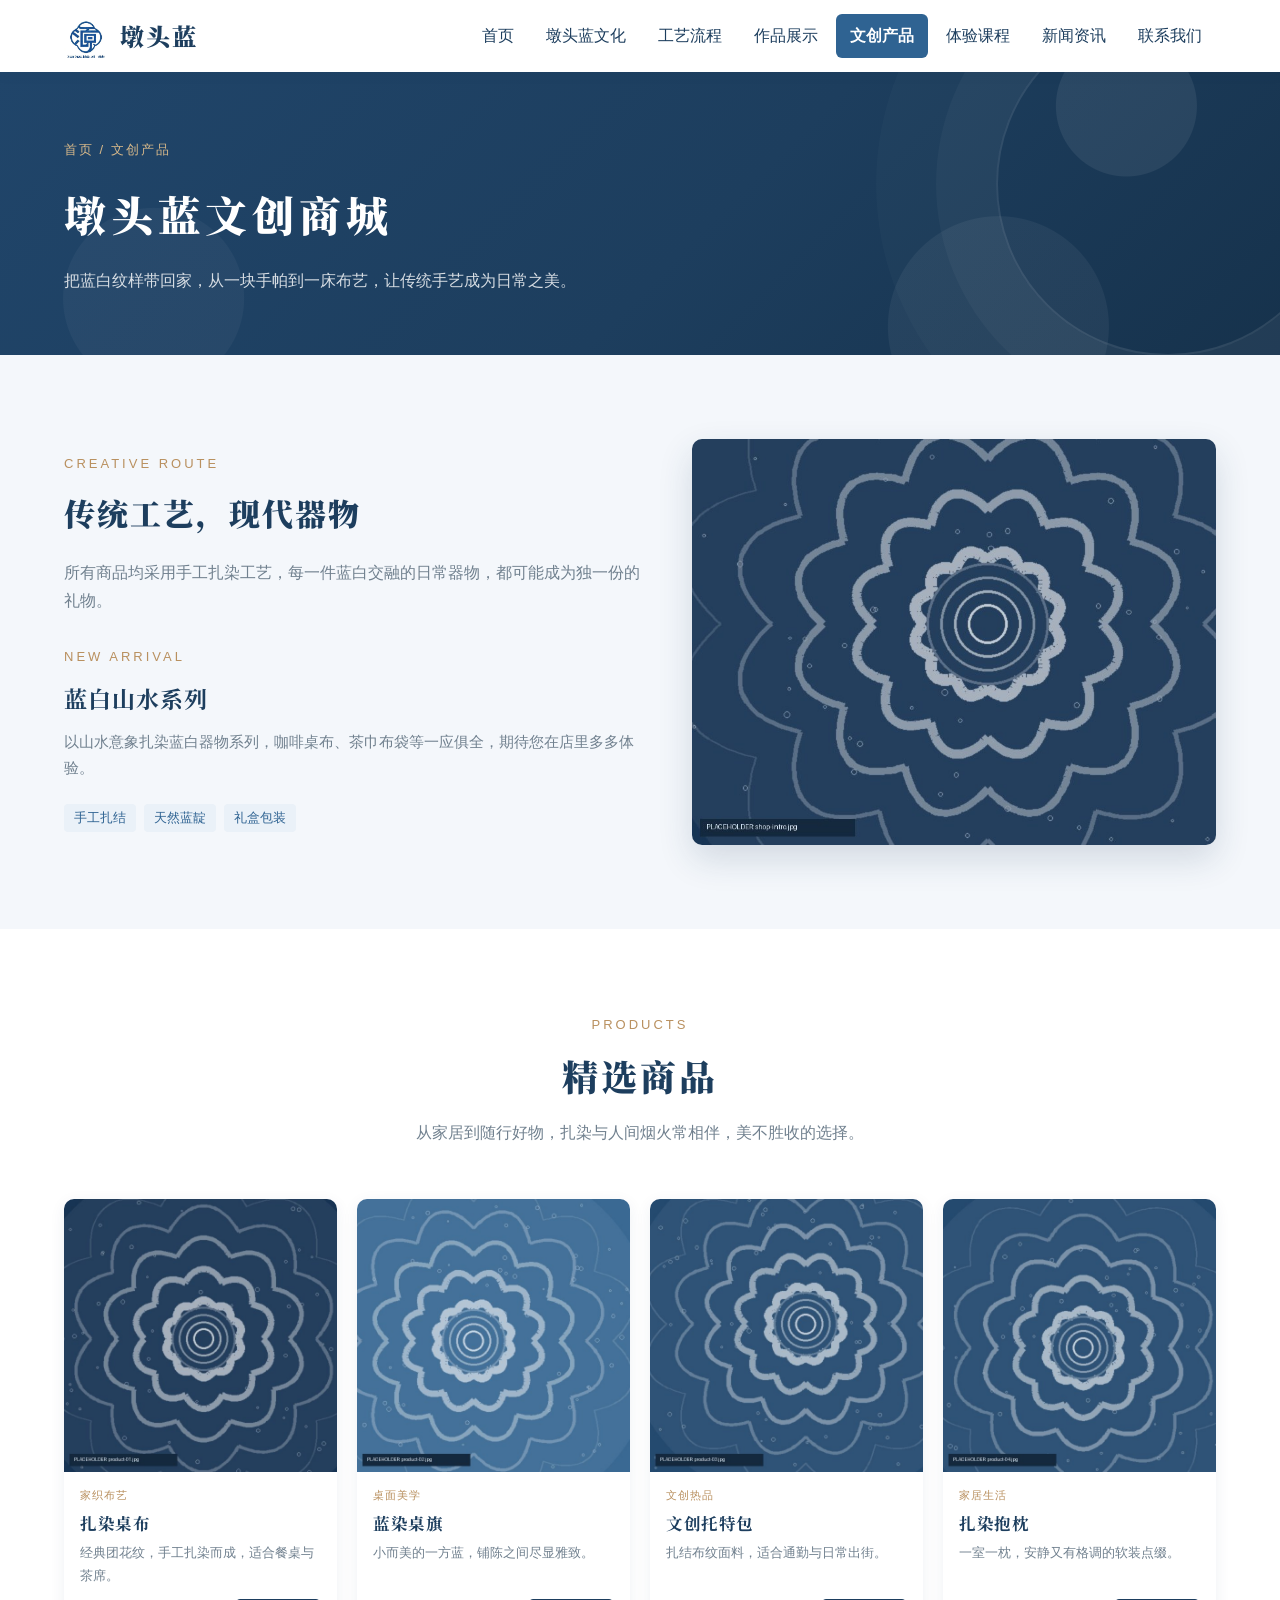
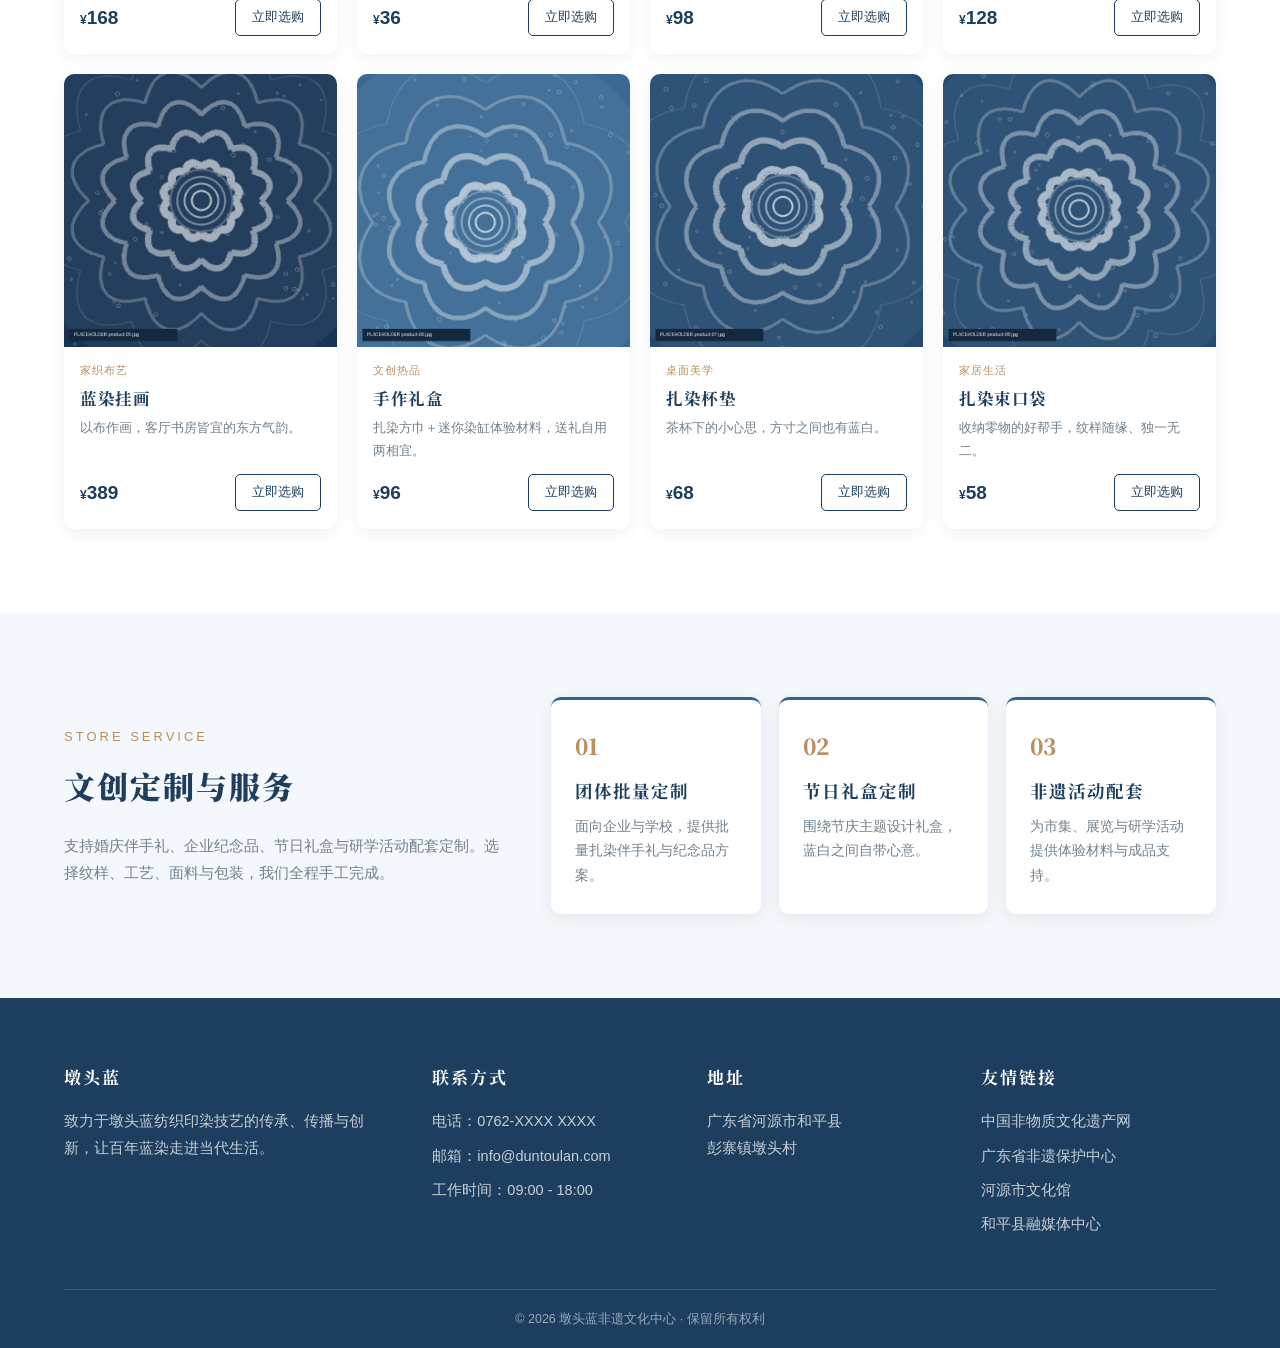
<file: duntoulan-site/shop.html>
<!DOCTYPE html>
<html lang="zh-CN">
<head>
<meta charset="UTF-8">
<meta name="viewport" content="width=device-width, initial-scale=1.0">
<title>文创产品 · 墩头蓝</title>
<link rel="icon" type="image/png" href="images/logo.png">
<link rel="preconnect" href="https://fonts.googleapis.com">
<link href="https://fonts.googleapis.com/css2?family=Noto+Serif+SC:wght@400;600;700;900&display=swap" rel="stylesheet">
<link rel="stylesheet" href="css/style.css">
</head>
<body>

<header>
  <div class="wrap nav">
    <div class="logo">
      <img class="logo-mark" src="images/logo.png" alt="河源墩头蓝徽标">
      <span class="logo-name">墩头蓝</span>
    </div>
    <nav class="menu">
      <a href="index.html">首页</a>
      <a href="culture.html">墩头蓝文化</a>
      <a href="process.html">工艺流程</a>
      <a href="works.html">作品展示</a>
      <a href="shop.html" class="active">文创产品</a>
      <a href="courses.html">体验课程</a>
      <a href="news.html">新闻资讯</a>
      <a href="contact.html">联系我们</a>
    </nav>
  </div>
</header>

<section class="page-banner">
  <div class="wrap">
    <div class="crumb">首页 / 文创产品</div>
    <h1>墩头蓝文创商城</h1>
    <p>把蓝白纹样带回家，从一块手帕到一床布艺，让传统手艺成为日常之美。</p>
  </div>
</section>

<!-- ═══ 新品系列 ═══ -->
<section class="section">
  <div class="wrap" style="display:grid;grid-template-columns:1.1fr 1fr;gap:52px;align-items:center">
    <div>
      <span class="gold-label">Creative Route</span>
      <h2 class="h2">传统工艺，现代器物</h2>
      <p style="font-size:15.5px;color:var(--muted);margin-bottom:30px">所有商品均采用手工扎染工艺，每一件蓝白交融的日常器物，都可能成为独一份的礼物。</p>
      <span class="gold-label">New Arrival</span>
      <h3 style="font-family:var(--serif);font-size:23px;color:var(--navy);letter-spacing:1px;margin-bottom:10px">蓝白山水系列</h3>
      <p style="font-size:14.5px;color:var(--muted);margin-bottom:22px">以山水意象扎染蓝白器物系列，咖啡桌布、茶巾布袋等一应俱全，期待您在店里多多体验。</p>
      <div class="spec-tags">
        <i>手工扎结</i><i>天然蓝靛</i><i>礼盒包装</i>
      </div>
    </div>
    <div class="split-img"><img src="images/shop-intro.jpg" alt="蓝白山水系列"></div>
  </div>
</section>

<!-- ═══ 精选商品 ═══ -->
<section class="section" style="background:#fff">
  <div class="wrap">
    <div class="section-head">
      <span class="en">Products</span>
      <h2>精选商品</h2>
      <p class="sub">从家居到随行好物，扎染与人间烟火常相伴，美不胜收的选择。</p>
    </div>
    <div class="products">
      <div class="product">
        <img src="images/product-01.jpg" alt="扎染桌布">
        <div class="body">
          <span class="p-tag">家织布艺</span>
          <h3>扎染桌布</h3>
          <p class="desc">经典团花纹，手工扎染而成，适合餐桌与茶席。</p>
          <div class="p-row"><span class="p-price"><small>¥</small>168</span><a class="p-btn" href="contact.html">立即选购</a></div>
        </div>
      </div>
      <div class="product">
        <img src="images/product-02.jpg" alt="蓝染桌旗">
        <div class="body">
          <span class="p-tag">桌面美学</span>
          <h3>蓝染桌旗</h3>
          <p class="desc">小而美的一方蓝，铺陈之间尽显雅致。</p>
          <div class="p-row"><span class="p-price"><small>¥</small>36</span><a class="p-btn" href="contact.html">立即选购</a></div>
        </div>
      </div>
      <div class="product">
        <img src="images/product-03.jpg" alt="文创托特包">
        <div class="body">
          <span class="p-tag">文创热品</span>
          <h3>文创托特包</h3>
          <p class="desc">扎结布纹面料，适合通勤与日常出街。</p>
          <div class="p-row"><span class="p-price"><small>¥</small>98</span><a class="p-btn" href="contact.html">立即选购</a></div>
        </div>
      </div>
      <div class="product">
        <img src="images/product-04.jpg" alt="扎染抱枕">
        <div class="body">
          <span class="p-tag">家居生活</span>
          <h3>扎染抱枕</h3>
          <p class="desc">一室一枕，安静又有格调的软装点缀。</p>
          <div class="p-row"><span class="p-price"><small>¥</small>128</span><a class="p-btn" href="contact.html">立即选购</a></div>
        </div>
      </div>
      <div class="product">
        <img src="images/product-05.jpg" alt="蓝染挂画">
        <div class="body">
          <span class="p-tag">家织布艺</span>
          <h3>蓝染挂画</h3>
          <p class="desc">以布作画，客厅书房皆宜的东方气韵。</p>
          <div class="p-row"><span class="p-price"><small>¥</small>389</span><a class="p-btn" href="contact.html">立即选购</a></div>
        </div>
      </div>
      <div class="product">
        <img src="images/product-06.jpg" alt="手作礼盒">
        <div class="body">
          <span class="p-tag">文创热品</span>
          <h3>手作礼盒</h3>
          <p class="desc">扎染方巾＋迷你染缸体验材料，送礼自用两相宜。</p>
          <div class="p-row"><span class="p-price"><small>¥</small>96</span><a class="p-btn" href="contact.html">立即选购</a></div>
        </div>
      </div>
      <div class="product">
        <img src="images/product-07.jpg" alt="扎染杯垫">
        <div class="body">
          <span class="p-tag">桌面美学</span>
          <h3>扎染杯垫</h3>
          <p class="desc">茶杯下的小心思，方寸之间也有蓝白。</p>
          <div class="p-row"><span class="p-price"><small>¥</small>68</span><a class="p-btn" href="contact.html">立即选购</a></div>
        </div>
      </div>
      <div class="product">
        <img src="images/product-08.jpg" alt="扎染束口袋">
        <div class="body">
          <span class="p-tag">家居生活</span>
          <h3>扎染束口袋</h3>
          <p class="desc">收纳零物的好帮手，纹样随缘、独一无二。</p>
          <div class="p-row"><span class="p-price"><small>¥</small>58</span><a class="p-btn" href="contact.html">立即选购</a></div>
        </div>
      </div>
    </div>
  </div>
</section>

<!-- ═══ 定制与服务 ═══ -->
<section class="section">
  <div class="wrap" style="display:grid;grid-template-columns:1fr 1.5fr;gap:44px;align-items:center">
    <div>
      <span class="gold-label">Store Service</span>
      <h2 class="h2">文创定制与服务</h2>
      <p style="font-size:15px;color:var(--muted)">支持婚庆伴手礼、企业纪念品、节日礼盒与研学活动配套定制。选择纹样、工艺、面料与包装，我们全程手工完成。</p>
    </div>
    <div class="num-cards">
      <div class="num-card"><span class="n">01</span><h3>团体批量定制</h3><p>面向企业与学校，提供批量扎染伴手礼与纪念品方案。</p></div>
      <div class="num-card"><span class="n">02</span><h3>节日礼盒定制</h3><p>围绕节庆主题设计礼盒，蓝白之间自带心意。</p></div>
      <div class="num-card"><span class="n">03</span><h3>非遗活动配套</h3><p>为市集、展览与研学活动提供体验材料与成品支持。</p></div>
    </div>
  </div>
</section>

<footer>
  <div class="wrap">
    <div class="foot-grid">
      <div>
        <h4>墩头蓝</h4>
        <p>致力于墩头蓝纺织印染技艺的传承、传播与创新，让百年蓝染走进当代生活。</p>
      </div>
      <div>
        <h4>联系方式</h4>
        <p>电话：0762-XXXX XXXX</p>
        <p>邮箱：info@duntoulan.com</p>
        <p>工作时间：09:00 - 18:00</p>
      </div>
      <div>
        <h4>地址</h4>
        <p>广东省河源市和平县<br>彭寨镇墩头村</p>
      </div>
      <div>
        <h4>友情链接</h4>
        <a href="#">中国非物质文化遗产网</a>
        <a href="#">广东省非遗保护中心</a>
        <a href="#">河源市文化馆</a>
        <a href="#">和平县融媒体中心</a>
      </div>
    </div>
    <div class="foot-bottom">© 2026 墩头蓝非遗文化中心 · 保留所有权利</div>
  </div>
</footer>

</body>
</html>
</file>
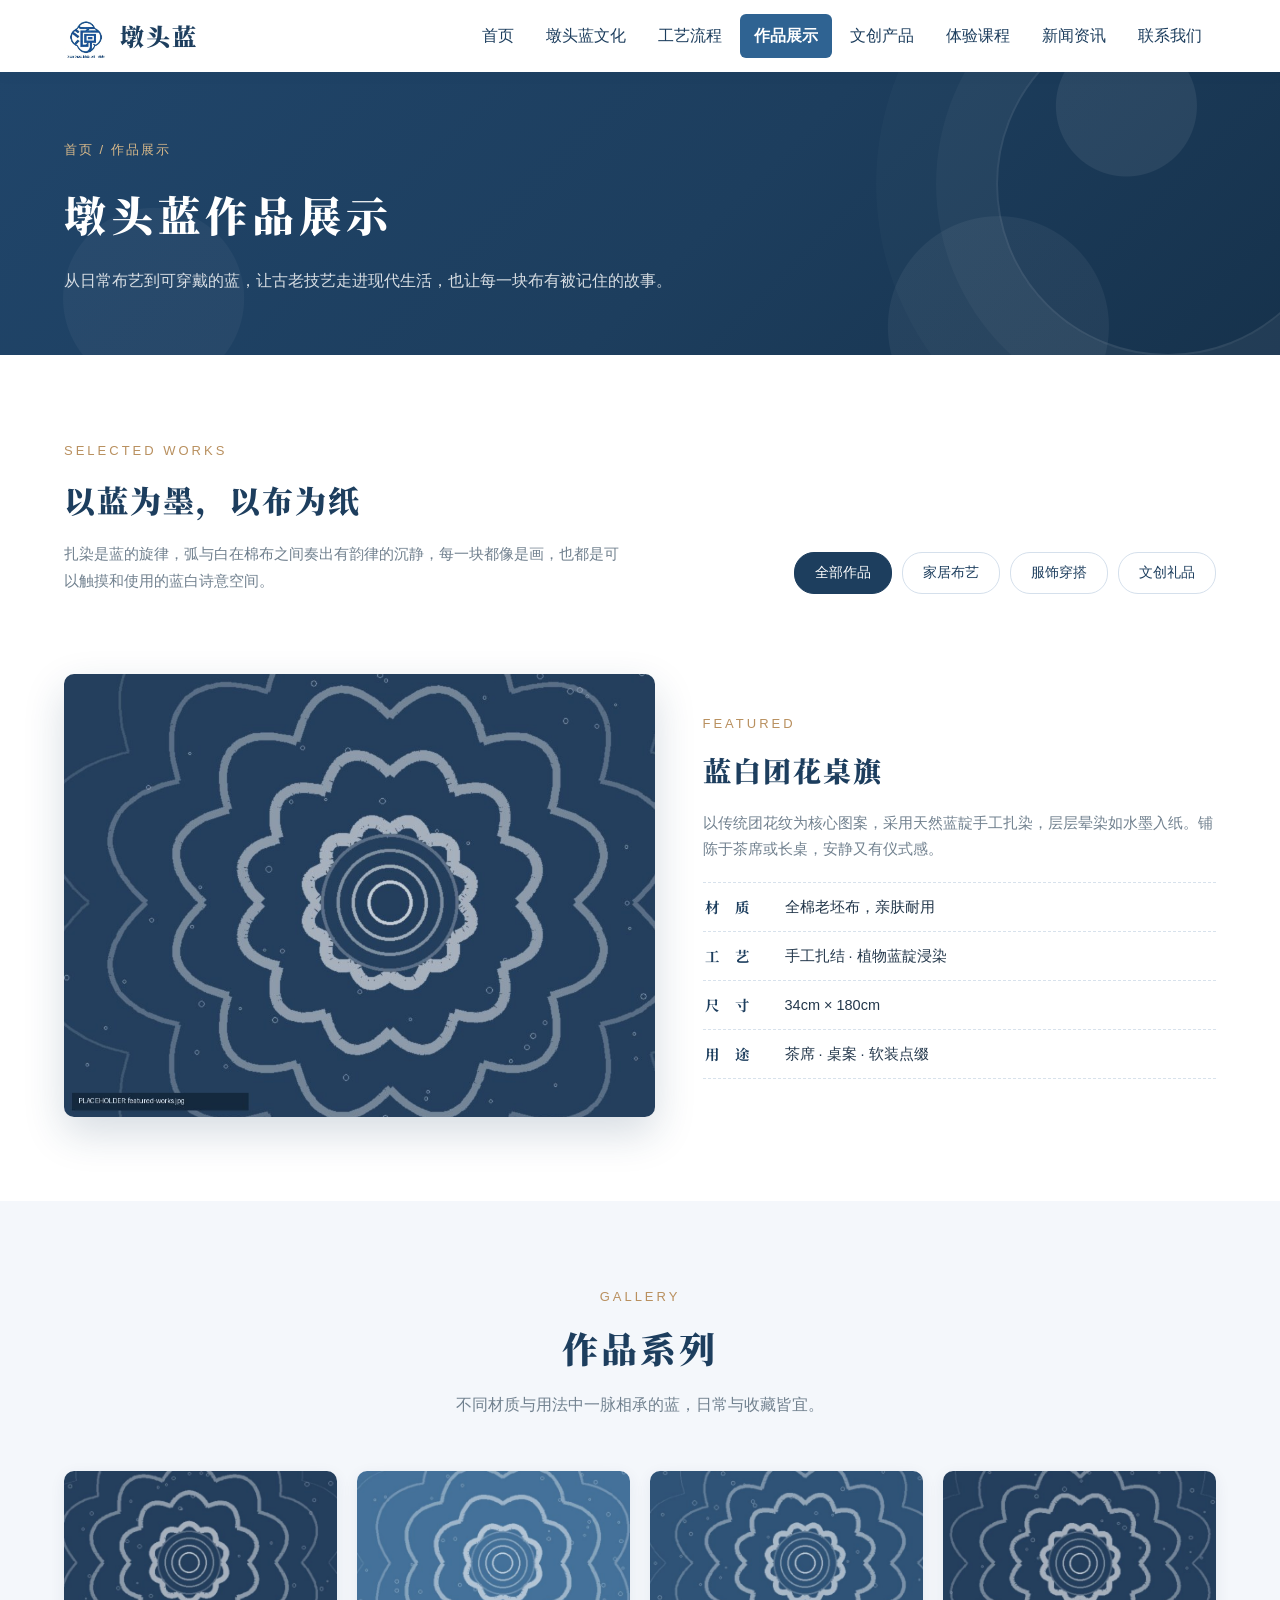
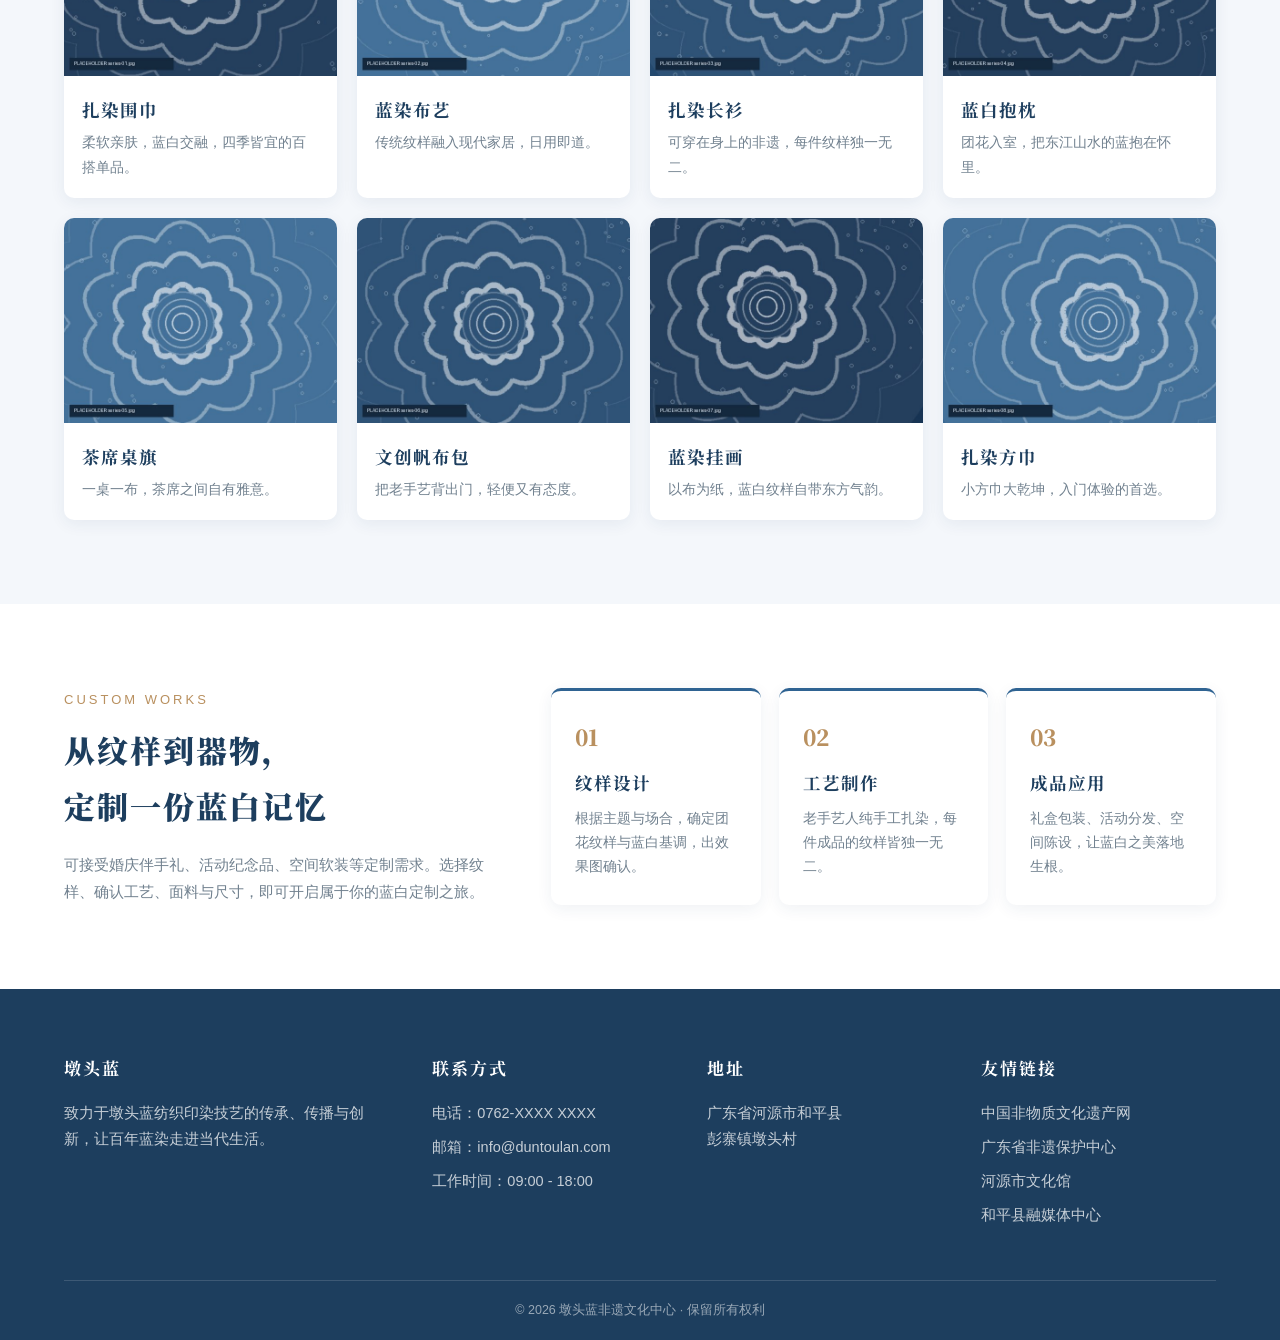
<file: duntoulan-site/works.html>
<!DOCTYPE html>
<html lang="zh-CN">
<head>
<meta charset="UTF-8">
<meta name="viewport" content="width=device-width, initial-scale=1.0">
<title>作品展示 · 墩头蓝</title>
<link rel="icon" type="image/png" href="images/logo.png">
<link rel="preconnect" href="https://fonts.googleapis.com">
<link href="https://fonts.googleapis.com/css2?family=Noto+Serif+SC:wght@400;600;700;900&display=swap" rel="stylesheet">
<link rel="stylesheet" href="css/style.css">
</head>
<body>

<header>
  <div class="wrap nav">
    <div class="logo">
      <img class="logo-mark" src="images/logo.png" alt="河源墩头蓝徽标">
      <span class="logo-name">墩头蓝</span>
    </div>
    <nav class="menu">
      <a href="index.html">首页</a>
      <a href="culture.html">墩头蓝文化</a>
      <a href="process.html">工艺流程</a>
      <a href="works.html" class="active">作品展示</a>
      <a href="shop.html">文创产品</a>
      <a href="courses.html">体验课程</a>
      <a href="news.html">新闻资讯</a>
      <a href="contact.html">联系我们</a>
    </nav>
  </div>
</header>

<section class="page-banner">
  <div class="wrap">
    <div class="crumb">首页 / 作品展示</div>
    <h1>墩头蓝作品展示</h1>
    <p>从日常布艺到可穿戴的蓝，让古老技艺走进现代生活，也让每一块布有被记住的故事。</p>
  </div>
</section>

<!-- ═══ 精选导语 ═══ -->
<section class="section" style="background:#fff;padding-bottom:50px">
  <div class="wrap" style="display:flex;justify-content:space-between;align-items:flex-end;gap:30px;flex-wrap:wrap">
    <div>
      <span class="gold-label">Selected Works</span>
      <h2 class="h2" style="margin-bottom:12px">以蓝为墨，以布为纸</h2>
      <p style="max-width:560px;font-size:15px;color:var(--muted)">扎染是蓝的旋律，弧与白在棉布之间奏出有韵律的沉静，每一块都像是画，也都是可以触摸和使用的蓝白诗意空间。</p>
    </div>
    <div class="chip-row">
      <span class="chip active">全部作品</span>
      <span class="chip">家居布艺</span>
      <span class="chip">服饰穿搭</span>
      <span class="chip">文创礼品</span>
    </div>
  </div>
</section>

<!-- ═══ 精选单品 ═══ -->
<section class="section" style="padding-top:30px;background:#fff">
  <div class="wrap featured">
    <div class="featured-img"><img src="images/featured-works.jpg" alt="蓝白团花桌旗"></div>
    <div class="featured-txt">
      <span class="gold-label">Featured</span>
      <h2>蓝白团花桌旗</h2>
      <p>以传统团花纹为核心图案，采用天然蓝靛手工扎染，层层晕染如水墨入纸。铺陈于茶席或长桌，安静又有仪式感。</p>
      <div class="spec-list">
        <div class="spec-row"><b>材　质</b><span>全棉老坯布，亲肤耐用</span></div>
        <div class="spec-row"><b>工　艺</b><span>手工扎结 · 植物蓝靛浸染</span></div>
        <div class="spec-row"><b>尺　寸</b><span>34cm × 180cm</span></div>
        <div class="spec-row"><b>用　途</b><span>茶席 · 桌案 · 软装点缀</span></div>
      </div>
    </div>
  </div>
</section>

<!-- ═══ 作品系列 ═══ -->
<section class="section">
  <div class="wrap">
    <div class="section-head">
      <span class="en">Gallery</span>
      <h2>作品系列</h2>
      <p class="sub">不同材质与用法中一脉相承的蓝，日常与收藏皆宜。</p>
    </div>
    <div class="img-cards c4">
      <div class="img-card"><img src="images/series-01.jpg" alt="扎染围巾"><div class="body"><h3>扎染围巾</h3><p>柔软亲肤，蓝白交融，四季皆宜的百搭单品。</p></div></div>
      <div class="img-card"><img src="images/series-02.jpg" alt="蓝染布艺"><div class="body"><h3>蓝染布艺</h3><p>传统纹样融入现代家居，日用即道。</p></div></div>
      <div class="img-card"><img src="images/series-03.jpg" alt="扎染长衫"><div class="body"><h3>扎染长衫</h3><p>可穿在身上的非遗，每件纹样独一无二。</p></div></div>
      <div class="img-card"><img src="images/series-04.jpg" alt="蓝白抱枕"><div class="body"><h3>蓝白抱枕</h3><p>团花入室，把东江山水的蓝抱在怀里。</p></div></div>
      <div class="img-card"><img src="images/series-05.jpg" alt="茶席桌旗"><div class="body"><h3>茶席桌旗</h3><p>一桌一布，茶席之间自有雅意。</p></div></div>
      <div class="img-card"><img src="images/series-06.jpg" alt="文创帆布包"><div class="body"><h3>文创帆布包</h3><p>把老手艺背出门，轻便又有态度。</p></div></div>
      <div class="img-card"><img src="images/series-07.jpg" alt="蓝染挂画"><div class="body"><h3>蓝染挂画</h3><p>以布为纸，蓝白纹样自带东方气韵。</p></div></div>
      <div class="img-card"><img src="images/series-08.jpg" alt="扎染方巾"><div class="body"><h3>扎染方巾</h3><p>小方巾大乾坤，入门体验的首选。</p></div></div>
    </div>
  </div>
</section>

<!-- ═══ 定制流程 ═══ -->
<section class="section" style="background:#fff">
  <div class="wrap" style="display:grid;grid-template-columns:1fr 1.5fr;gap:44px;align-items:center">
    <div>
      <span class="gold-label">Custom Works</span>
      <h2 class="h2">从纹样到器物，<br>定制一份蓝白记忆</h2>
      <p style="font-size:15px;color:var(--muted)">可接受婚庆伴手礼、活动纪念品、空间软装等定制需求。选择纹样、确认工艺、面料与尺寸，即可开启属于你的蓝白定制之旅。</p>
    </div>
    <div class="num-cards">
      <div class="num-card"><span class="n">01</span><h3>纹样设计</h3><p>根据主题与场合，确定团花纹样与蓝白基调，出效果图确认。</p></div>
      <div class="num-card"><span class="n">02</span><h3>工艺制作</h3><p>老手艺人纯手工扎染，每件成品的纹样皆独一无二。</p></div>
      <div class="num-card"><span class="n">03</span><h3>成品应用</h3><p>礼盒包装、活动分发、空间陈设，让蓝白之美落地生根。</p></div>
    </div>
  </div>
</section>

<footer>
  <div class="wrap">
    <div class="foot-grid">
      <div>
        <h4>墩头蓝</h4>
        <p>致力于墩头蓝纺织印染技艺的传承、传播与创新，让百年蓝染走进当代生活。</p>
      </div>
      <div>
        <h4>联系方式</h4>
        <p>电话：0762-XXXX XXXX</p>
        <p>邮箱：info@duntoulan.com</p>
        <p>工作时间：09:00 - 18:00</p>
      </div>
      <div>
        <h4>地址</h4>
        <p>广东省河源市和平县<br>彭寨镇墩头村</p>
      </div>
      <div>
        <h4>友情链接</h4>
        <a href="#">中国非物质文化遗产网</a>
        <a href="#">广东省非遗保护中心</a>
        <a href="#">河源市文化馆</a>
        <a href="#">和平县融媒体中心</a>
      </div>
    </div>
    <div class="foot-bottom">© 2026 墩头蓝非遗文化中心 · 保留所有权利</div>
  </div>
</footer>

</body>
</html>
</file>
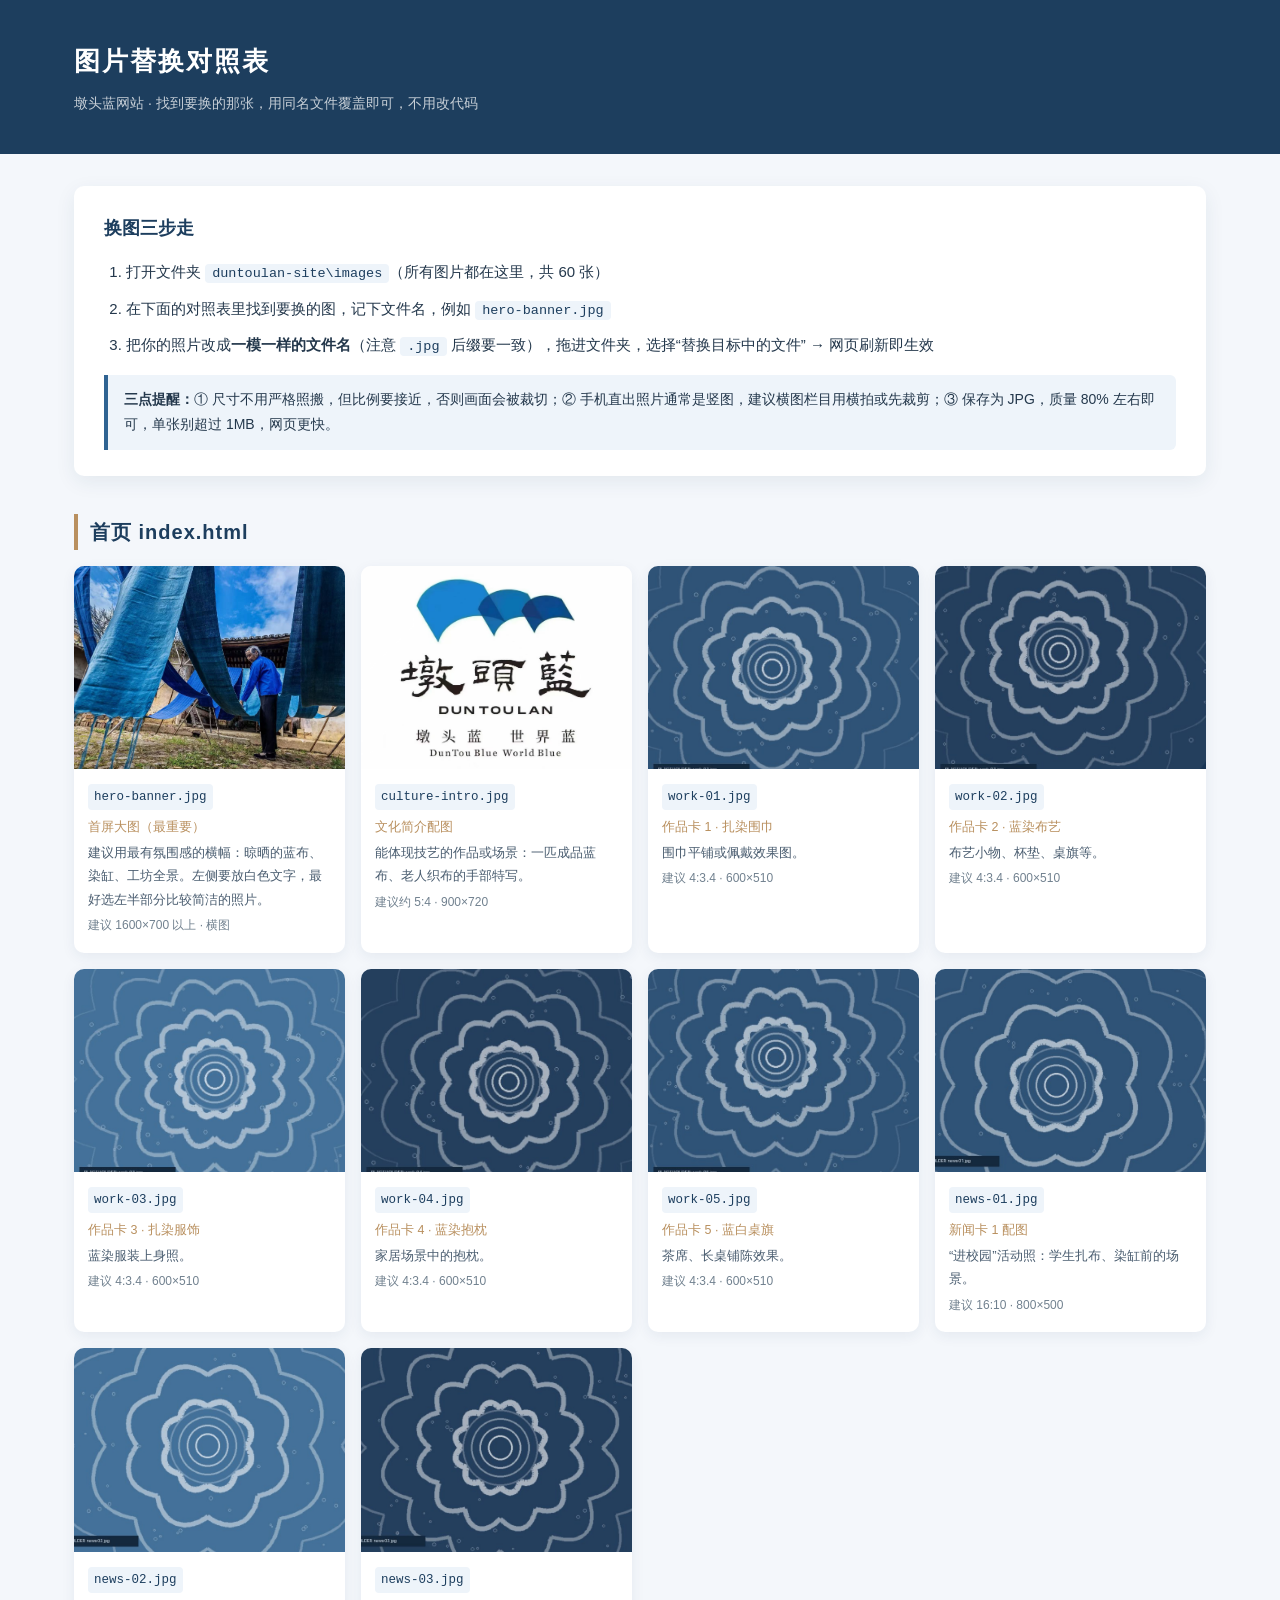
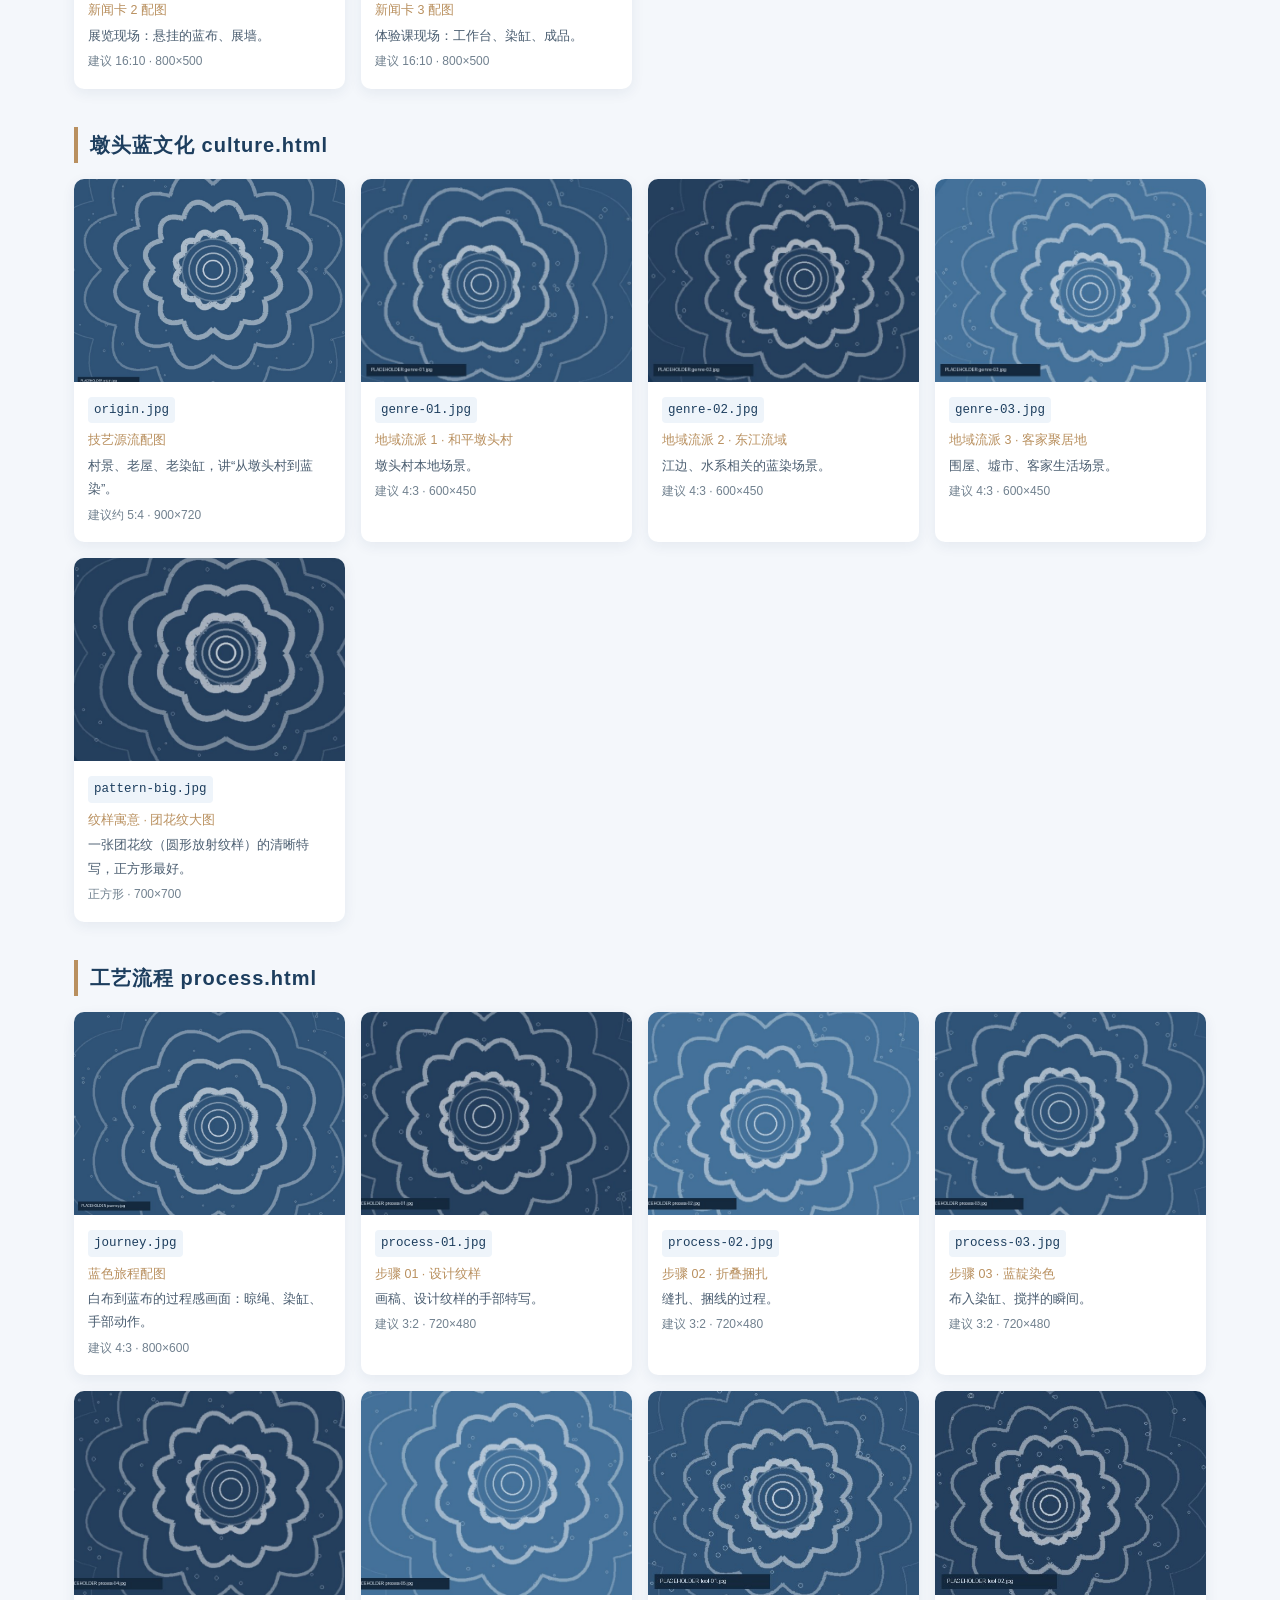
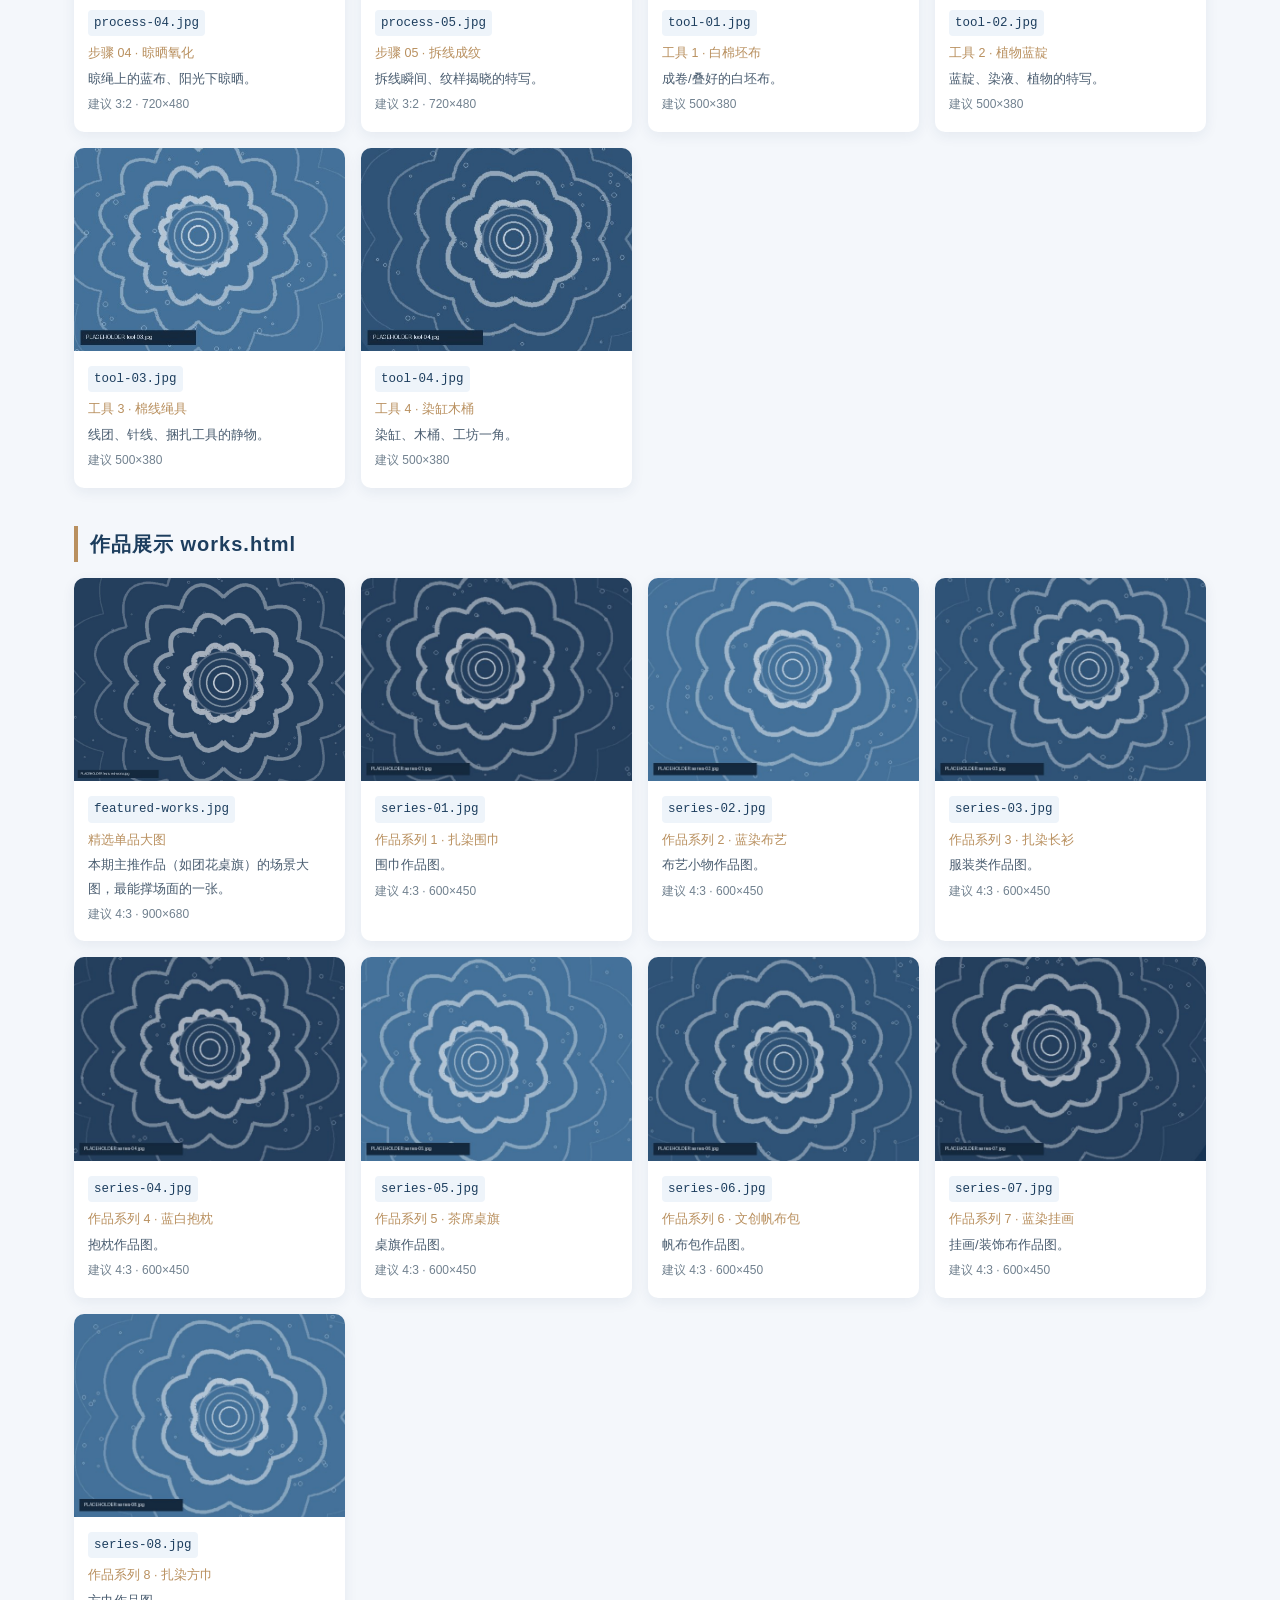
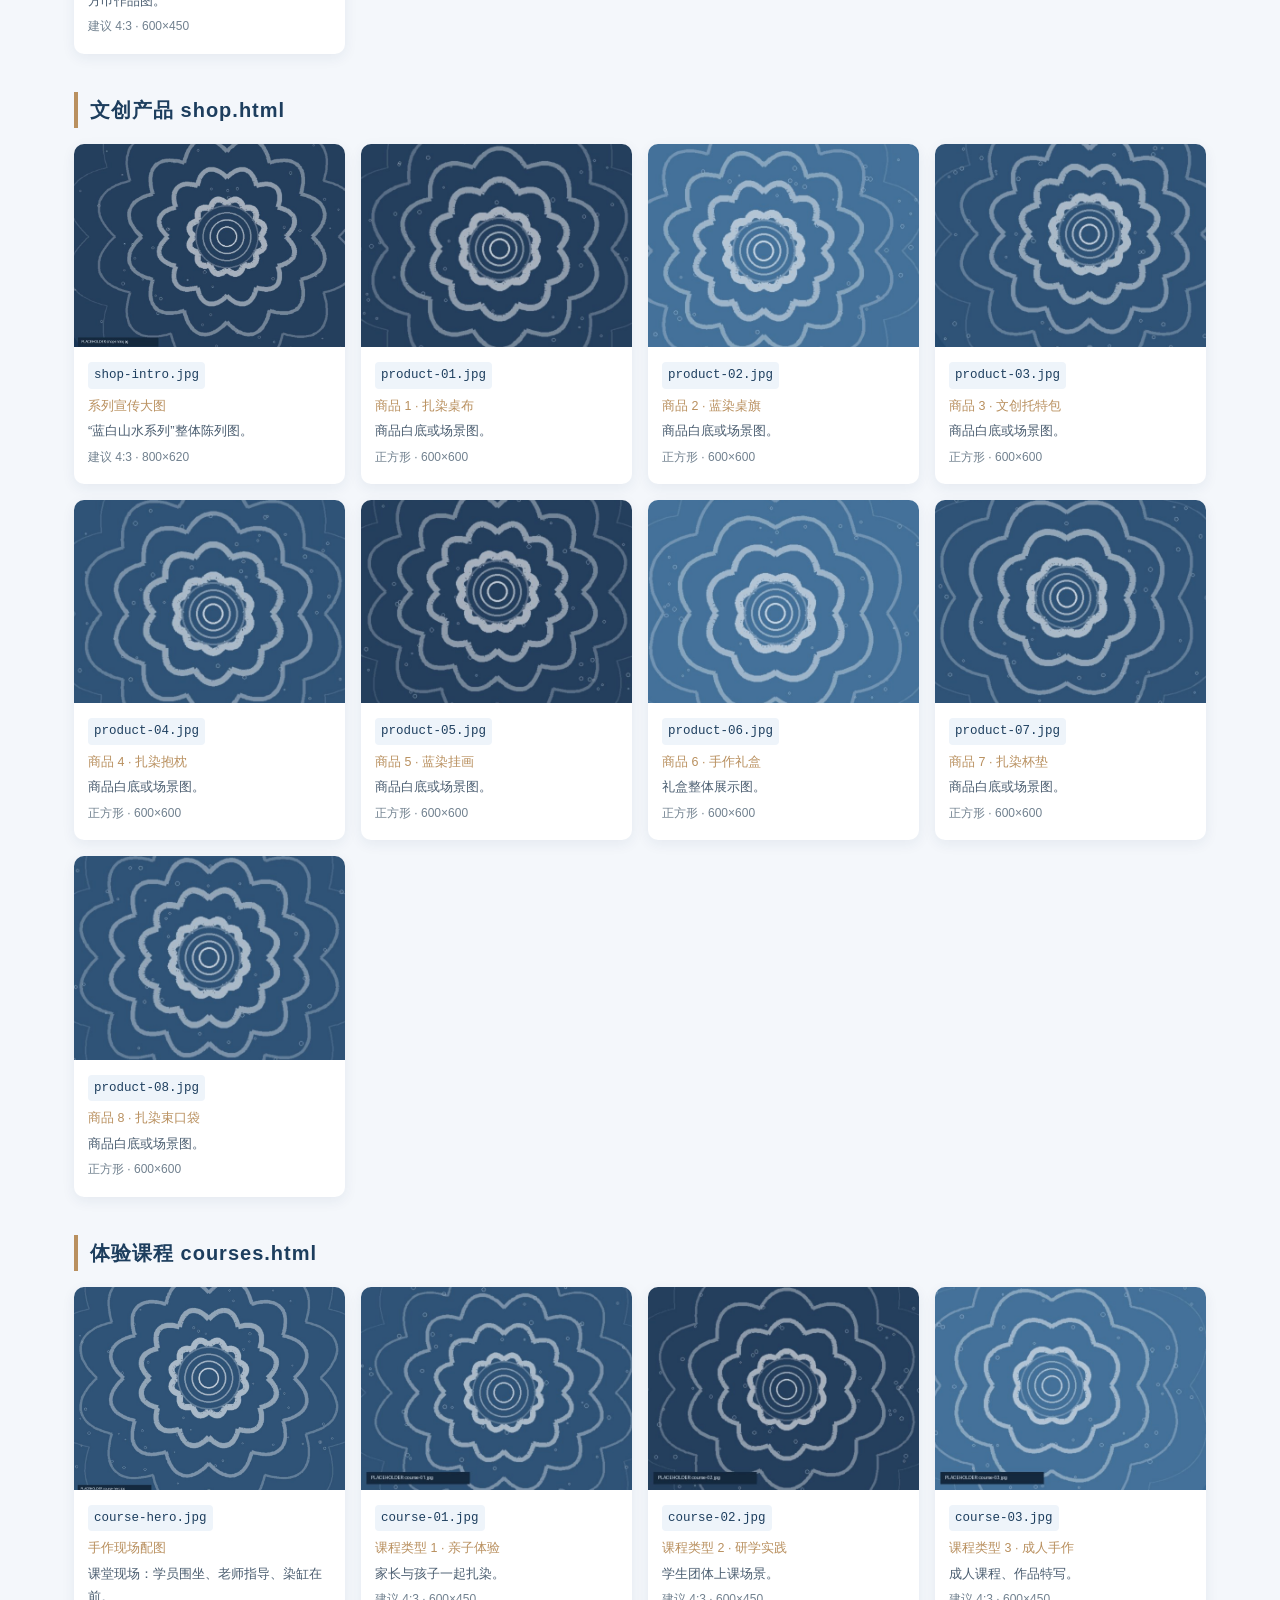
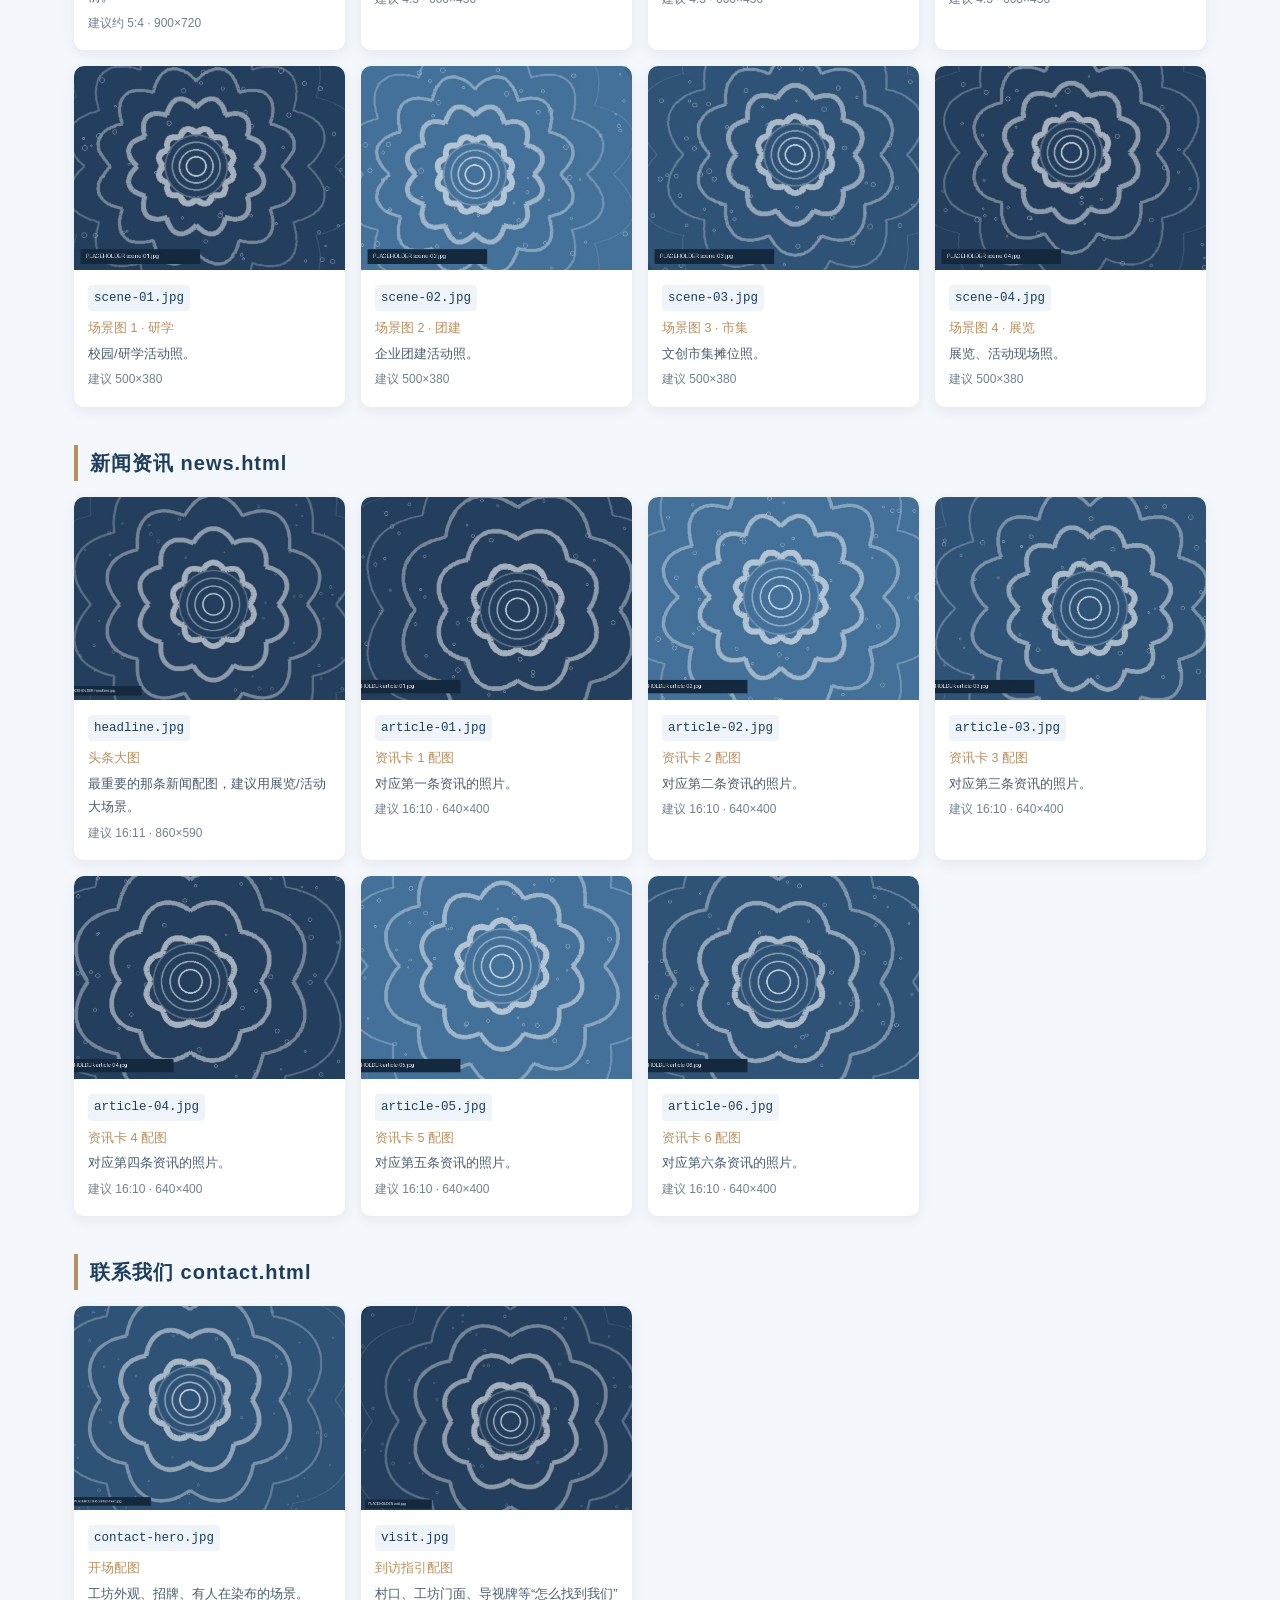
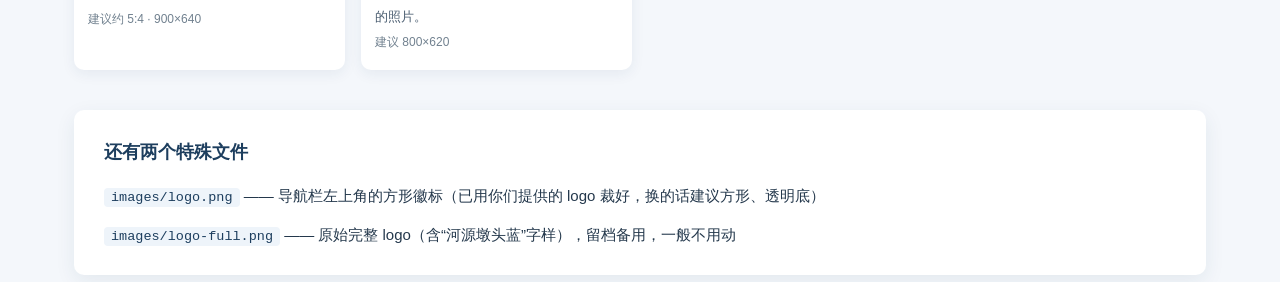
<file: duntoulan-site/图片替换对照表.html>
<!DOCTYPE html>
<html lang="zh-CN">
<head>
<meta charset="UTF-8">
<meta name="viewport" content="width=device-width, initial-scale=1.0">
<title>墩头蓝网站 · 图片替换对照表</title>
<style>
:root{--navy:#1d3e5e;--indigo:#2f6392;--gold:#b9905f;--muted:#71818f;--bg:#f4f7fb}
*{margin:0;padding:0;box-sizing:border-box}
body{font-family:'PingFang SC','Microsoft YaHei',sans-serif;background:var(--bg);color:#24384c;line-height:1.8;font-size:15px}
.wrap{max-width:1180px;margin:0 auto;padding:0 24px}
header{background:var(--navy);color:#fff;padding:38px 0}
header h1{font-size:26px;letter-spacing:2px;margin-bottom:6px}
header p{font-size:14px;color:rgba(255,255,255,.75)}
.steps{background:#fff;border-radius:10px;padding:26px 30px;margin:32px 0;box-shadow:0 6px 20px rgba(29,62,94,.08)}
.steps h2{font-size:18px;color:var(--navy);margin-bottom:14px}
.steps ol{padding-left:22px}
.steps li{margin-bottom:8px}
.steps code{background:#eef4fa;color:#1d3e5e;padding:2px 7px;border-radius:4px;font-size:13.5px}
.tip{background:#eef4fa;border-left:4px solid var(--indigo);padding:12px 16px;border-radius:0 6px 6px 0;font-size:14px;margin-top:16px}
h2.sec{font-size:20px;color:var(--navy);margin:38px 0 16px;letter-spacing:1px;border-left:4px solid var(--gold);padding-left:12px}
.grid{display:grid;grid-template-columns:repeat(4,1fr);gap:16px}
.card{background:#fff;border-radius:10px;overflow:hidden;box-shadow:0 4px 14px rgba(29,62,94,.07)}
.card img{width:100%;aspect-ratio:4/3;object-fit:cover;display:block;background:#dbe7f3}
.card .b{padding:12px 14px 16px}
.card .fn{font-family:Consolas,monospace;font-size:12.5px;color:#1d3e5e;background:#eef4fa;padding:2px 6px;border-radius:4px;display:inline-block;margin-bottom:6px;word-break:break-all}
.card .use{font-size:12.5px;color:var(--gold);margin-bottom:2px}
.card .desc{font-size:13px;color:#4a5d70}
.card .size{font-size:12px;color:var(--muted);margin-top:4px}
@media (max-width:960px){.grid{grid-template-columns:1fr 1fr}}
</style>
</head>
<body>

<header>
  <div class="wrap">
    <h1>图片替换对照表</h1>
    <p>墩头蓝网站 · 找到要换的那张，用同名文件覆盖即可，不用改代码</p>
  </div>
</header>

<div class="wrap">

  <div class="steps">
    <h2>换图三步走</h2>
    <ol>
      <li>打开文件夹 <code>duntoulan-site\images</code>（所有图片都在这里，共 60 张）</li>
      <li>在下面的对照表里找到要换的图，记下文件名，例如 <code>hero-banner.jpg</code></li>
      <li>把你的照片改成<strong>一模一样的文件名</strong>（注意 <code>.jpg</code> 后缀要一致），拖进文件夹，选择“替换目标中的文件” → 网页刷新即生效</li>
    </ol>
    <div class="tip">
      <strong>三点提醒：</strong>① 尺寸不用严格照搬，但比例要接近，否则画面会被裁切；② 手机直出照片通常是竖图，建议横图栏目用横拍或先裁剪；③ 保存为 JPG，质量 80% 左右即可，单张别超过 1MB，网页更快。
    </div>
  </div>

  <h2 class="sec">首页 index.html</h2>
  <div class="grid">
    <div class="card"><img src="images/hero-banner.jpg" alt=""><div class="b"><span class="fn">hero-banner.jpg</span><div class="use">首屏大图（最重要）</div><div class="desc">建议用最有氛围感的横幅：晾晒的蓝布、染缸、工坊全景。左侧要放白色文字，最好选左半部分比较简洁的照片。</div><div class="size">建议 1600×700 以上 · 横图</div></div></div>
    <div class="card"><img src="images/culture-intro.jpg" alt=""><div class="b"><span class="fn">culture-intro.jpg</span><div class="use">文化简介配图</div><div class="desc">能体现技艺的作品或场景：一匹成品蓝布、老人织布的手部特写。</div><div class="size">建议约 5:4 · 900×720</div></div></div>
    <div class="card"><img src="images/work-01.jpg" alt=""><div class="b"><span class="fn">work-01.jpg</span><div class="use">作品卡 1 · 扎染围巾</div><div class="desc">围巾平铺或佩戴效果图。</div><div class="size">建议 4:3.4 · 600×510</div></div></div>
    <div class="card"><img src="images/work-02.jpg" alt=""><div class="b"><span class="fn">work-02.jpg</span><div class="use">作品卡 2 · 蓝染布艺</div><div class="desc">布艺小物、杯垫、桌旗等。</div><div class="size">建议 4:3.4 · 600×510</div></div></div>
    <div class="card"><img src="images/work-03.jpg" alt=""><div class="b"><span class="fn">work-03.jpg</span><div class="use">作品卡 3 · 扎染服饰</div><div class="desc">蓝染服装上身照。</div><div class="size">建议 4:3.4 · 600×510</div></div></div>
    <div class="card"><img src="images/work-04.jpg" alt=""><div class="b"><span class="fn">work-04.jpg</span><div class="use">作品卡 4 · 蓝染抱枕</div><div class="desc">家居场景中的抱枕。</div><div class="size">建议 4:3.4 · 600×510</div></div></div>
    <div class="card"><img src="images/work-05.jpg" alt=""><div class="b"><span class="fn">work-05.jpg</span><div class="use">作品卡 5 · 蓝白桌旗</div><div class="desc">茶席、长桌铺陈效果。</div><div class="size">建议 4:3.4 · 600×510</div></div></div>
    <div class="card"><img src="images/news-01.jpg" alt=""><div class="b"><span class="fn">news-01.jpg</span><div class="use">新闻卡 1 配图</div><div class="desc">“进校园”活动照：学生扎布、染缸前的场景。</div><div class="size">建议 16:10 · 800×500</div></div></div>
    <div class="card"><img src="images/news-02.jpg" alt=""><div class="b"><span class="fn">news-02.jpg</span><div class="use">新闻卡 2 配图</div><div class="desc">展览现场：悬挂的蓝布、展墙。</div><div class="size">建议 16:10 · 800×500</div></div></div>
    <div class="card"><img src="images/news-03.jpg" alt=""><div class="b"><span class="fn">news-03.jpg</span><div class="use">新闻卡 3 配图</div><div class="desc">体验课现场：工作台、染缸、成品。</div><div class="size">建议 16:10 · 800×500</div></div></div>
  </div>

  <h2 class="sec">墩头蓝文化 culture.html</h2>
  <div class="grid">
    <div class="card"><img src="images/origin.jpg" alt=""><div class="b"><span class="fn">origin.jpg</span><div class="use">技艺源流配图</div><div class="desc">村景、老屋、老染缸，讲“从墩头村到蓝染”。</div><div class="size">建议约 5:4 · 900×720</div></div></div>
    <div class="card"><img src="images/genre-01.jpg" alt=""><div class="b"><span class="fn">genre-01.jpg</span><div class="use">地域流派 1 · 和平墩头村</div><div class="desc">墩头村本地场景。</div><div class="size">建议 4:3 · 600×450</div></div></div>
    <div class="card"><img src="images/genre-02.jpg" alt=""><div class="b"><span class="fn">genre-02.jpg</span><div class="use">地域流派 2 · 东江流域</div><div class="desc">江边、水系相关的蓝染场景。</div><div class="size">建议 4:3 · 600×450</div></div></div>
    <div class="card"><img src="images/genre-03.jpg" alt=""><div class="b"><span class="fn">genre-03.jpg</span><div class="use">地域流派 3 · 客家聚居地</div><div class="desc">围屋、墟市、客家生活场景。</div><div class="size">建议 4:3 · 600×450</div></div></div>
    <div class="card"><img src="images/pattern-big.jpg" alt=""><div class="b"><span class="fn">pattern-big.jpg</span><div class="use">纹样寓意 · 团花纹大图</div><div class="desc">一张团花纹（圆形放射纹样）的清晰特写，正方形最好。</div><div class="size">正方形 · 700×700</div></div></div>
  </div>

  <h2 class="sec">工艺流程 process.html</h2>
  <div class="grid">
    <div class="card"><img src="images/journey.jpg" alt=""><div class="b"><span class="fn">journey.jpg</span><div class="use">蓝色旅程配图</div><div class="desc">白布到蓝布的过程感画面：晾绳、染缸、手部动作。</div><div class="size">建议 4:3 · 800×600</div></div></div>
    <div class="card"><img src="images/process-01.jpg" alt=""><div class="b"><span class="fn">process-01.jpg</span><div class="use">步骤 01 · 设计纹样</div><div class="desc">画稿、设计纹样的手部特写。</div><div class="size">建议 3:2 · 720×480</div></div></div>
    <div class="card"><img src="images/process-02.jpg" alt=""><div class="b"><span class="fn">process-02.jpg</span><div class="use">步骤 02 · 折叠捆扎</div><div class="desc">缝扎、捆线的过程。</div><div class="size">建议 3:2 · 720×480</div></div></div>
    <div class="card"><img src="images/process-03.jpg" alt=""><div class="b"><span class="fn">process-03.jpg</span><div class="use">步骤 03 · 蓝靛染色</div><div class="desc">布入染缸、搅拌的瞬间。</div><div class="size">建议 3:2 · 720×480</div></div></div>
    <div class="card"><img src="images/process-04.jpg" alt=""><div class="b"><span class="fn">process-04.jpg</span><div class="use">步骤 04 · 晾晒氧化</div><div class="desc">晾绳上的蓝布、阳光下晾晒。</div><div class="size">建议 3:2 · 720×480</div></div></div>
    <div class="card"><img src="images/process-05.jpg" alt=""><div class="b"><span class="fn">process-05.jpg</span><div class="use">步骤 05 · 拆线成纹</div><div class="desc">拆线瞬间、纹样揭晓的特写。</div><div class="size">建议 3:2 · 720×480</div></div></div>
    <div class="card"><img src="images/tool-01.jpg" alt=""><div class="b"><span class="fn">tool-01.jpg</span><div class="use">工具 1 · 白棉坯布</div><div class="desc">成卷/叠好的白坯布。</div><div class="size">建议 500×380</div></div></div>
    <div class="card"><img src="images/tool-02.jpg" alt=""><div class="b"><span class="fn">tool-02.jpg</span><div class="use">工具 2 · 植物蓝靛</div><div class="desc">蓝靛、染液、植物的特写。</div><div class="size">建议 500×380</div></div></div>
    <div class="card"><img src="images/tool-03.jpg" alt=""><div class="b"><span class="fn">tool-03.jpg</span><div class="use">工具 3 · 棉线绳具</div><div class="desc">线团、针线、捆扎工具的静物。</div><div class="size">建议 500×380</div></div></div>
    <div class="card"><img src="images/tool-04.jpg" alt=""><div class="b"><span class="fn">tool-04.jpg</span><div class="use">工具 4 · 染缸木桶</div><div class="desc">染缸、木桶、工坊一角。</div><div class="size">建议 500×380</div></div></div>
  </div>

  <h2 class="sec">作品展示 works.html</h2>
  <div class="grid">
    <div class="card"><img src="images/featured-works.jpg" alt=""><div class="b"><span class="fn">featured-works.jpg</span><div class="use">精选单品大图</div><div class="desc">本期主推作品（如团花桌旗）的场景大图，最能撑场面的一张。</div><div class="size">建议 4:3 · 900×680</div></div></div>
    <div class="card"><img src="images/series-01.jpg" alt=""><div class="b"><span class="fn">series-01.jpg</span><div class="use">作品系列 1 · 扎染围巾</div><div class="desc">围巾作品图。</div><div class="size">建议 4:3 · 600×450</div></div></div>
    <div class="card"><img src="images/series-02.jpg" alt=""><div class="b"><span class="fn">series-02.jpg</span><div class="use">作品系列 2 · 蓝染布艺</div><div class="desc">布艺小物作品图。</div><div class="size">建议 4:3 · 600×450</div></div></div>
    <div class="card"><img src="images/series-03.jpg" alt=""><div class="b"><span class="fn">series-03.jpg</span><div class="use">作品系列 3 · 扎染长衫</div><div class="desc">服装类作品图。</div><div class="size">建议 4:3 · 600×450</div></div></div>
    <div class="card"><img src="images/series-04.jpg" alt=""><div class="b"><span class="fn">series-04.jpg</span><div class="use">作品系列 4 · 蓝白抱枕</div><div class="desc">抱枕作品图。</div><div class="size">建议 4:3 · 600×450</div></div></div>
    <div class="card"><img src="images/series-05.jpg" alt=""><div class="b"><span class="fn">series-05.jpg</span><div class="use">作品系列 5 · 茶席桌旗</div><div class="desc">桌旗作品图。</div><div class="size">建议 4:3 · 600×450</div></div></div>
    <div class="card"><img src="images/series-06.jpg" alt=""><div class="b"><span class="fn">series-06.jpg</span><div class="use">作品系列 6 · 文创帆布包</div><div class="desc">帆布包作品图。</div><div class="size">建议 4:3 · 600×450</div></div></div>
    <div class="card"><img src="images/series-07.jpg" alt=""><div class="b"><span class="fn">series-07.jpg</span><div class="use">作品系列 7 · 蓝染挂画</div><div class="desc">挂画/装饰布作品图。</div><div class="size">建议 4:3 · 600×450</div></div></div>
    <div class="card"><img src="images/series-08.jpg" alt=""><div class="b"><span class="fn">series-08.jpg</span><div class="use">作品系列 8 · 扎染方巾</div><div class="desc">方巾作品图。</div><div class="size">建议 4:3 · 600×450</div></div></div>
  </div>

  <h2 class="sec">文创产品 shop.html</h2>
  <div class="grid">
    <div class="card"><img src="images/shop-intro.jpg" alt=""><div class="b"><span class="fn">shop-intro.jpg</span><div class="use">系列宣传大图</div><div class="desc">“蓝白山水系列”整体陈列图。</div><div class="size">建议 4:3 · 800×620</div></div></div>
    <div class="card"><img src="images/product-01.jpg" alt=""><div class="b"><span class="fn">product-01.jpg</span><div class="use">商品 1 · 扎染桌布</div><div class="desc">商品白底或场景图。</div><div class="size">正方形 · 600×600</div></div></div>
    <div class="card"><img src="images/product-02.jpg" alt=""><div class="b"><span class="fn">product-02.jpg</span><div class="use">商品 2 · 蓝染桌旗</div><div class="desc">商品白底或场景图。</div><div class="size">正方形 · 600×600</div></div></div>
    <div class="card"><img src="images/product-03.jpg" alt=""><div class="b"><span class="fn">product-03.jpg</span><div class="use">商品 3 · 文创托特包</div><div class="desc">商品白底或场景图。</div><div class="size">正方形 · 600×600</div></div></div>
    <div class="card"><img src="images/product-04.jpg" alt=""><div class="b"><span class="fn">product-04.jpg</span><div class="use">商品 4 · 扎染抱枕</div><div class="desc">商品白底或场景图。</div><div class="size">正方形 · 600×600</div></div></div>
    <div class="card"><img src="images/product-05.jpg" alt=""><div class="b"><span class="fn">product-05.jpg</span><div class="use">商品 5 · 蓝染挂画</div><div class="desc">商品白底或场景图。</div><div class="size">正方形 · 600×600</div></div></div>
    <div class="card"><img src="images/product-06.jpg" alt=""><div class="b"><span class="fn">product-06.jpg</span><div class="use">商品 6 · 手作礼盒</div><div class="desc">礼盒整体展示图。</div><div class="size">正方形 · 600×600</div></div></div>
    <div class="card"><img src="images/product-07.jpg" alt=""><div class="b"><span class="fn">product-07.jpg</span><div class="use">商品 7 · 扎染杯垫</div><div class="desc">商品白底或场景图。</div><div class="size">正方形 · 600×600</div></div></div>
    <div class="card"><img src="images/product-08.jpg" alt=""><div class="b"><span class="fn">product-08.jpg</span><div class="use">商品 8 · 扎染束口袋</div><div class="desc">商品白底或场景图。</div><div class="size">正方形 · 600×600</div></div></div>
  </div>

  <h2 class="sec">体验课程 courses.html</h2>
  <div class="grid">
    <div class="card"><img src="images/course-hero.jpg" alt=""><div class="b"><span class="fn">course-hero.jpg</span><div class="use">手作现场配图</div><div class="desc">课堂现场：学员围坐、老师指导、染缸在前。</div><div class="size">建议约 5:4 · 900×720</div></div></div>
    <div class="card"><img src="images/course-01.jpg" alt=""><div class="b"><span class="fn">course-01.jpg</span><div class="use">课程类型 1 · 亲子体验</div><div class="desc">家长与孩子一起扎染。</div><div class="size">建议 4:3 · 600×450</div></div></div>
    <div class="card"><img src="images/course-02.jpg" alt=""><div class="b"><span class="fn">course-02.jpg</span><div class="use">课程类型 2 · 研学实践</div><div class="desc">学生团体上课场景。</div><div class="size">建议 4:3 · 600×450</div></div></div>
    <div class="card"><img src="images/course-03.jpg" alt=""><div class="b"><span class="fn">course-03.jpg</span><div class="use">课程类型 3 · 成人手作</div><div class="desc">成人课程、作品特写。</div><div class="size">建议 4:3 · 600×450</div></div></div>
    <div class="card"><img src="images/scene-01.jpg" alt=""><div class="b"><span class="fn">scene-01.jpg</span><div class="use">场景图 1 · 研学</div><div class="desc">校园/研学活动照。</div><div class="size">建议 500×380</div></div></div>
    <div class="card"><img src="images/scene-02.jpg" alt=""><div class="b"><span class="fn">scene-02.jpg</span><div class="use">场景图 2 · 团建</div><div class="desc">企业团建活动照。</div><div class="size">建议 500×380</div></div></div>
    <div class="card"><img src="images/scene-03.jpg" alt=""><div class="b"><span class="fn">scene-03.jpg</span><div class="use">场景图 3 · 市集</div><div class="desc">文创市集摊位照。</div><div class="size">建议 500×380</div></div></div>
    <div class="card"><img src="images/scene-04.jpg" alt=""><div class="b"><span class="fn">scene-04.jpg</span><div class="use">场景图 4 · 展览</div><div class="desc">展览、活动现场照。</div><div class="size">建议 500×380</div></div></div>
  </div>

  <h2 class="sec">新闻资讯 news.html</h2>
  <div class="grid">
    <div class="card"><img src="images/headline.jpg" alt=""><div class="b"><span class="fn">headline.jpg</span><div class="use">头条大图</div><div class="desc">最重要的那条新闻配图，建议用展览/活动大场景。</div><div class="size">建议 16:11 · 860×590</div></div></div>
    <div class="card"><img src="images/article-01.jpg" alt=""><div class="b"><span class="fn">article-01.jpg</span><div class="use">资讯卡 1 配图</div><div class="desc">对应第一条资讯的照片。</div><div class="size">建议 16:10 · 640×400</div></div></div>
    <div class="card"><img src="images/article-02.jpg" alt=""><div class="b"><span class="fn">article-02.jpg</span><div class="use">资讯卡 2 配图</div><div class="desc">对应第二条资讯的照片。</div><div class="size">建议 16:10 · 640×400</div></div></div>
    <div class="card"><img src="images/article-03.jpg" alt=""><div class="b"><span class="fn">article-03.jpg</span><div class="use">资讯卡 3 配图</div><div class="desc">对应第三条资讯的照片。</div><div class="size">建议 16:10 · 640×400</div></div></div>
    <div class="card"><img src="images/article-04.jpg" alt=""><div class="b"><span class="fn">article-04.jpg</span><div class="use">资讯卡 4 配图</div><div class="desc">对应第四条资讯的照片。</div><div class="size">建议 16:10 · 640×400</div></div></div>
    <div class="card"><img src="images/article-05.jpg" alt=""><div class="b"><span class="fn">article-05.jpg</span><div class="use">资讯卡 5 配图</div><div class="desc">对应第五条资讯的照片。</div><div class="size">建议 16:10 · 640×400</div></div></div>
    <div class="card"><img src="images/article-06.jpg" alt=""><div class="b"><span class="fn">article-06.jpg</span><div class="use">资讯卡 6 配图</div><div class="desc">对应第六条资讯的照片。</div><div class="size">建议 16:10 · 640×400</div></div></div>
  </div>

  <h2 class="sec">联系我们 contact.html</h2>
  <div class="grid">
    <div class="card"><img src="images/contact-hero.jpg" alt=""><div class="b"><span class="fn">contact-hero.jpg</span><div class="use">开场配图</div><div class="desc">工坊外观、招牌、有人在染布的场景。</div><div class="size">建议约 5:4 · 900×640</div></div></div>
    <div class="card"><img src="images/visit.jpg" alt=""><div class="b"><span class="fn">visit.jpg</span><div class="use">到访指引配图</div><div class="desc">村口、工坊门面、导视牌等“怎么找到我们”的照片。</div><div class="size">建议 800×620</div></div></div>
  </div>

  <div class="steps" style="margin-top:40px">
    <h2>还有两个特殊文件</h2>
    <p style="margin-bottom:10px"><code>images/logo.png</code> —— 导航栏左上角的方形徽标（已用你们提供的 logo 裁好，换的话建议方形、透明底）</p>
    <p><code>images/logo-full.png</code> —— 原始完整 logo（含“河源墩头蓝”字样），留档备用，一般不用动</p>
  </div>

</div>
</body>
</html>
</file>
<file: duntoulan-site/css/style.css>
/* ═══════════════════════════════════════════════════════
   墩头蓝 · 全站公共样式（8 个页面共用）
   想改颜色就动 :root 里的变量；想改字号搜 font-size 逐处调
   ═══════════════════════════════════════════════════════ */
:root{
  --navy:#1d3e5e;        /* 深藏蓝：标题 / 页脚 */
  --navy-deep:#16324c;
  --indigo:#2f6392;      /* 主靛蓝：按钮 / 图标 */
  --indigo-soft:#eaf1f8;
  --gold:#b9905f;        /* 金铜色：英文小标签 */
  --text:#24384c;
  --muted:#71818f;
  --bg:#f4f7fb;
  --card:#ffffff;
  --serif:'Noto Serif SC','STZhongsong','STSong','SimSun',serif;
  --sans:'PingFang SC','Microsoft YaHei','Helvetica Neue',sans-serif;
}
*{margin:0;padding:0;box-sizing:border-box}
body{font-family:var(--sans);color:var(--text);background:var(--bg);line-height:1.8;font-size:16.5px}
a{text-decoration:none;color:inherit}
img{display:block;max-width:100%}
.wrap{max-width:1200px;margin:0 auto;padding:0 24px}

/* ── 页眉导航 ───────────────────────────── */
header{position:sticky;top:0;z-index:100;background:#fff;box-shadow:0 2px 12px rgba(29,62,94,.08)}
.nav{display:flex;align-items:center;justify-content:space-between;height:72px}
.logo{display:flex;align-items:center;gap:12px}
.logo-mark{width:44px;height:44px;flex:none;object-fit:contain}
.logo-name{font-family:var(--serif);font-size:24px;font-weight:900;color:var(--navy);letter-spacing:2px}
.menu{display:flex;gap:4px}
.menu a{font-size:15.5px;color:var(--navy);padding:8px 14px;border-radius:6px;transition:.2s}
.menu a:hover{color:var(--indigo);background:var(--indigo-soft)}
.menu a.active{color:#fff;background:var(--indigo);font-weight:600}

/* ── 首页首屏横幅 ─────────────────────────
   换照片：用同名文件覆盖 images/hero-banner.jpg 即可
   左侧白色渐变叠加在照片上，保证文字清晰 */
.hero{position:relative;min-height:580px;display:flex;align-items:center;
  background:linear-gradient(90deg,#f6f9fc 0%,rgba(246,249,252,.94) 26%,rgba(233,241,249,.62) 48%,rgba(214,228,241,.18) 72%,rgba(16,38,60,.22) 100%),
             url('../images/hero-banner.jpg') center/cover no-repeat,#dfe9f2}
.hero-inner{width:100%;padding:90px 0;color:var(--navy)} /* 占满 1200px 容器并居中，文字左缘与上方 logo 对齐 */
.hero-tag{font-size:15px;letter-spacing:6px;color:#9a8a6d;margin-bottom:22px}
.hero h1{font-family:var(--serif);font-size:56px;line-height:1.35;font-weight:900;letter-spacing:4px;margin-bottom:24px;color:var(--navy)}
.hero p{font-size:17.5px;max-width:520px;color:#43607c;margin-bottom:38px}
.hero-btns{display:flex;gap:16px}
.btn{display:inline-block;padding:13px 34px;border-radius:6px;font-size:15px;transition:.2s;cursor:pointer}
.btn-primary{background:var(--navy);color:#fff;font-weight:600;box-shadow:0 6px 16px rgba(29,62,94,.28)}
.btn-primary:hover{background:var(--indigo)}
.btn-ghost{border:1px solid var(--navy);color:var(--navy)}
.btn-ghost:hover{background:var(--navy);color:#fff}

/* ── 内页横幅（每页顶部的深蓝大图区） ───── */
.page-banner{position:relative;color:#fff;padding:66px 0 60px;overflow:hidden;
  background:
    radial-gradient(circle at 88% 12%,rgba(255,255,255,.07) 0 70px,transparent 71px),
    radial-gradient(circle at 78% 90%,rgba(255,255,255,.05) 0 110px,transparent 111px),
    radial-gradient(circle at 12% 80%,rgba(255,255,255,.04) 0 90px,transparent 91px),
    linear-gradient(135deg,#20456a 0%,#1d3e5e 55%,#16324c 100%)}
.page-banner::after{content:"";position:absolute;right:-60px;top:-60px;width:340px;height:340px;border-radius:50%;
  border:2px solid rgba(255,255,255,.10);box-shadow:0 0 0 60px rgba(255,255,255,.03),0 0 0 120px rgba(255,255,255,.02)}
.page-banner .crumb{font-size:13px;color:#d8b98a;letter-spacing:2px;margin-bottom:16px}
.page-banner h1{font-family:var(--serif);font-size:42px;font-weight:900;letter-spacing:5px;margin-bottom:14px}
.page-banner p{max-width:660px;color:rgba(255,255,255,.82);font-size:15.5px}

/* ── 通用板块 ───────────────────────────── */
.section{padding:84px 0}
.section-head{text-align:center;margin-bottom:52px}
.section-head h2{font-family:var(--serif);font-size:36px;font-weight:900;color:var(--navy);letter-spacing:3px}
.section-head .en{font-size:13px;letter-spacing:3px;color:var(--gold);text-transform:uppercase;display:block;margin-bottom:8px}
.section-head .sub{color:var(--muted);font-size:15.5px;margin-top:10px}
.gold-label{font-size:13px;letter-spacing:3px;color:var(--gold);text-transform:uppercase;display:block;margin-bottom:10px}
.h2{font-family:var(--serif);font-size:31px;font-weight:900;color:var(--navy);letter-spacing:2px;margin-bottom:18px}
.split{display:grid;grid-template-columns:1fr 1fr;gap:56px;align-items:center}
.split .txt p{font-size:16px;color:var(--text);margin-bottom:14px}
.split-img img{width:100%;border-radius:10px;box-shadow:0 14px 34px rgba(29,62,94,.16);object-fit:cover}

/* ── 首页·文化简介 ──────────────────────── */
.culture-txt h2{font-family:var(--serif);font-size:32px;font-weight:900;color:var(--navy);margin-bottom:20px;letter-spacing:2px}
.culture-txt p{font-size:16.5px;color:var(--text);margin-bottom:15px}
.feature-cards{display:grid;grid-template-columns:repeat(3,1fr);gap:14px;margin-top:28px}
.feature-card{background:#fff;border-radius:8px;padding:18px 14px;text-align:center;box-shadow:0 4px 14px rgba(29,62,94,.07);border-top:3px solid var(--indigo)}
.feature-card b{display:block;font-family:var(--serif);font-size:16.5px;color:var(--navy);margin-bottom:4px}
.feature-card span{font-size:13.5px;color:var(--muted)}

/* ── 统计小盒（文化页） ─────────────────── */
.stat-row{display:grid;grid-template-columns:repeat(3,1fr);gap:14px;margin-top:26px}
.stat-box{background:#fff;border:1px solid #e0e9f2;border-radius:8px;padding:16px 10px;text-align:center}
.stat-box b{font-family:var(--serif);font-size:22px;color:var(--navy);display:block;line-height:1.4}
.stat-box span{font-size:12.5px;color:var(--muted)}

/* ── 图文卡片网格 ───────────────────────── */
.img-cards{display:grid;grid-template-columns:repeat(3,1fr);gap:20px}
.img-cards.c4{grid-template-columns:repeat(4,1fr)}
.img-card{background:#fff;border-radius:10px;overflow:hidden;box-shadow:0 4px 16px rgba(29,62,94,.07);transition:.25s}
.img-card:hover{transform:translateY(-6px);box-shadow:0 12px 26px rgba(29,62,94,.13)}
.img-card img{width:100%;aspect-ratio:4/3;object-fit:cover}
.img-card .body{padding:18px}
.img-card h3{font-family:var(--serif);font-size:17.5px;color:var(--navy);margin-bottom:6px;letter-spacing:1px}
.img-card p{font-size:13.5px;color:var(--muted)}

/* ── 深蓝色横带（各页的收尾宣言区） ─────── */
.navy-band{position:relative;color:#fff;padding:74px 0;overflow:hidden;
  background:
    radial-gradient(circle at 90% 15%,rgba(255,255,255,.06) 0 80px,transparent 81px),
    radial-gradient(circle at 8% 85%,rgba(255,255,255,.05) 0 100px,transparent 101px),
    linear-gradient(135deg,#20456a 0%,#1d3e5e 55%,#16324c 100%)}
.navy-band h2{font-family:var(--serif);font-size:32px;font-weight:900;letter-spacing:3px;margin-bottom:14px}
.navy-band .en{font-size:12.5px;letter-spacing:3px;color:#d8b98a;text-transform:uppercase;display:block;margin-bottom:10px}
.navy-band p{color:rgba(255,255,255,.8);font-size:15px;max-width:560px}
.mini-cards{display:grid;grid-template-columns:repeat(3,1fr);gap:16px;margin-top:34px}
.mini-cards.c4{grid-template-columns:repeat(4,1fr)}
.mini-card{background:rgba(255,255,255,.08);border:1px solid rgba(255,255,255,.16);border-radius:8px;padding:22px 20px}
.mini-card b{display:block;font-family:var(--serif);font-size:16.5px;color:#fff;margin-bottom:6px;letter-spacing:1px}
.mini-card span{font-size:13.5px;color:rgba(255,255,255,.75)}

/* ── 首页·工艺流程（5 步） ──────────────── */
.steps{display:grid;grid-template-columns:repeat(5,1fr);gap:18px}
.step{background:#fff;border-radius:10px;padding:30px 16px;text-align:center;box-shadow:0 4px 16px rgba(29,62,94,.07);transition:.25s}
.step:hover{transform:translateY(-6px);box-shadow:0 12px 26px rgba(29,62,94,.13)}
.step-num{width:30px;height:30px;border-radius:50%;background:var(--indigo);color:#fff;font-size:14px;font-weight:700;display:flex;align-items:center;justify-content:center;margin:0 auto 16px}
.step-icon{width:64px;height:64px;margin:0 auto 16px}
.step h3{font-family:var(--serif);font-size:17.5px;color:var(--navy);margin-bottom:8px;letter-spacing:1px}
.step p{font-size:13.5px;color:var(--muted)}

/* ── 工艺页·五步成纹（交替图文） ────────── */
.step-row{display:grid;grid-template-columns:1fr 1fr;gap:44px;align-items:center;margin-bottom:46px}
.step-row .photo img{width:100%;aspect-ratio:3/2;object-fit:cover;border-radius:10px;box-shadow:0 12px 30px rgba(29,62,94,.15)}
.step-info{background:#fff;border-radius:10px;padding:30px 32px;box-shadow:0 6px 20px rgba(29,62,94,.09);position:relative}
.num-chip{display:inline-block;background:var(--navy);color:#fff;font-weight:700;padding:4px 14px;border-radius:6px;font-size:14px;letter-spacing:1px;margin-bottom:14px}
.step-info h3{font-family:var(--serif);font-size:22px;color:var(--navy);margin-bottom:10px;letter-spacing:1px}
.step-info p{font-size:14.5px;color:var(--muted);margin-bottom:14px}
.spec-tags{display:flex;flex-wrap:wrap;gap:8px}
.spec-tags i{font-style:normal;font-size:12.5px;color:var(--indigo);background:var(--indigo-soft);border-radius:4px;padding:3px 10px}

/* ── 筛选小按钮 ─────────────────────────── */
.chip-row{display:flex;flex-wrap:wrap;gap:10px}
.chip{padding:8px 20px;border-radius:20px;border:1px solid #d5e0ec;background:#fff;font-size:13.5px;color:var(--navy);transition:.2s}
.chip:hover{border-color:var(--indigo);color:var(--indigo)}
.chip.active{background:var(--navy);border-color:var(--navy);color:#fff}

/* ── 作品页·精选大图 ────────────────────── */
.featured{display:grid;grid-template-columns:1.15fr 1fr;gap:48px;align-items:center}
.featured-img img{width:100%;border-radius:10px;box-shadow:0 16px 40px rgba(29,62,94,.18);object-fit:cover;aspect-ratio:4/3}
.featured-txt h2{font-family:var(--serif);font-size:28px;font-weight:900;color:var(--navy);letter-spacing:2px;margin-bottom:14px}
.featured-txt>p{font-size:14.5px;color:var(--muted);margin-bottom:20px}
.spec-list{margin-top:6px}
.spec-row{display:flex;border-top:1px dashed #d8e2ec;padding:11px 2px;font-size:14.5px}
.spec-row:last-child{border-bottom:1px dashed #d8e2ec}
.spec-row b{width:80px;flex:none;color:var(--navy);font-family:var(--serif)}

/* ── 作品/商品/文章卡片 ─────────────────── */
.works{display:grid;grid-template-columns:repeat(5,1fr);gap:18px}
.work-card{background:#fff;border-radius:10px;overflow:hidden;box-shadow:0 4px 16px rgba(29,62,94,.07);transition:.25s;display:flex;flex-direction:column}
.work-card:hover{transform:translateY(-6px);box-shadow:0 12px 26px rgba(29,62,94,.13)}
.work-card img{width:100%;aspect-ratio:4/3.4;object-fit:cover}
.work-body{padding:16px 16px 20px;text-align:center;flex:1;display:flex;flex-direction:column}
.work-body h3{font-family:var(--serif);font-size:17px;color:var(--navy);margin-bottom:6px;letter-spacing:1px}
.work-body p{font-size:13.5px;color:var(--muted);margin-bottom:14px;flex:1}
.work-btn{display:inline-block;margin:0 auto;padding:7px 22px;border:1px solid var(--indigo);color:var(--indigo);border-radius:5px;font-size:12.5px;transition:.2s}
.work-btn:hover{background:var(--indigo);color:#fff}

.products{display:grid;grid-template-columns:repeat(4,1fr);gap:20px}
.product{background:#fff;border-radius:10px;overflow:hidden;box-shadow:0 4px 16px rgba(29,62,94,.07);transition:.25s;display:flex;flex-direction:column}
.product:hover{transform:translateY(-6px);box-shadow:0 12px 26px rgba(29,62,94,.13)}
.product img{width:100%;aspect-ratio:1/1;object-fit:cover}
.product .body{padding:14px 16px 18px;flex:1;display:flex;flex-direction:column}
.p-tag{font-size:11px;color:var(--gold);letter-spacing:1px}
.product h3{font-family:var(--serif);font-size:16.5px;color:var(--navy);margin:3px 0 4px;letter-spacing:.5px}
.product .desc{font-size:12.5px;color:var(--muted);margin-bottom:12px;flex:1}
.p-row{display:flex;justify-content:space-between;align-items:center}
.p-price{color:var(--navy);font-weight:800;font-size:19px}
.p-price small{font-size:12px;font-weight:600}
.p-btn{padding:6px 16px;border:1px solid var(--navy);border-radius:5px;font-size:12.5px;color:var(--navy);transition:.2s}
.p-btn:hover{background:var(--navy);color:#fff}

/* ── 序号卡片（01/02/03 服务流程） ──────── */
.num-cards{display:grid;grid-template-columns:repeat(3,1fr);gap:18px}
.num-card{background:#fff;border-radius:10px;padding:26px 24px;box-shadow:0 4px 16px rgba(29,62,94,.07);border-top:3px solid var(--indigo)}
.num-card .n{font-family:var(--serif);font-size:22px;font-weight:900;color:var(--gold);margin-bottom:10px;display:block}
.num-card h3{font-family:var(--serif);font-size:17.5px;color:var(--navy);margin-bottom:8px;letter-spacing:1px}
.num-card p{font-size:13.5px;color:var(--muted)}

/* ── 课程页·课堂流程 ────────────────────── */
.flow{display:grid;grid-template-columns:repeat(5,1fr);gap:16px}
.flow-item{background:#fff;border-radius:10px;padding:24px 14px;text-align:center;box-shadow:0 4px 16px rgba(29,62,94,.07)}
.flow-item .n{width:34px;height:34px;border-radius:50%;background:var(--navy);color:#fff;font-weight:700;display:flex;align-items:center;justify-content:center;margin:0 auto 12px;font-size:13.5px}
.flow-item h4{font-family:var(--serif);font-size:16px;color:var(--navy);margin-bottom:6px;letter-spacing:1px}
.flow-item p{font-size:12.5px;color:var(--muted)}

/* ── 课程页·场景图墙 ────────────────────── */
.scene-grid{display:grid;grid-template-columns:1fr 1fr;gap:16px}
.scene-grid img{width:100%;aspect-ratio:4/3;object-fit:cover;border-radius:8px;box-shadow:0 6px 18px rgba(0,0,0,.25)}

/* ── 预约须知 / 信息卡 ──────────────────── */
.info-cards{display:grid;grid-template-columns:1fr 1fr;gap:16px}
.info-card{background:#fff;border-radius:8px;padding:18px 22px;box-shadow:0 4px 14px rgba(29,62,94,.07);border-left:3px solid var(--gold)}
.info-card b{font-family:var(--serif);font-size:16px;color:var(--navy);display:block;margin-bottom:4px;letter-spacing:1px}
.info-card span{font-size:13.5px;color:var(--muted)}

/* ── 新闻页 ─────────────────────────────── */
.news{display:grid;grid-template-columns:repeat(3,1fr);gap:22px}
.news-card{background:#fff;border-radius:10px;overflow:hidden;box-shadow:0 4px 16px rgba(29,62,94,.07);transition:.25s;display:flex;flex-direction:column}
.news-card:hover{transform:translateY(-6px);box-shadow:0 12px 26px rgba(29,62,94,.13)}
.news-img{position:relative}
.news-img img{width:100%;aspect-ratio:16/10;object-fit:cover}
.news-date{position:absolute;left:16px;top:-14px;background:var(--navy);color:#fff;border-radius:8px;padding:8px 12px;text-align:center;line-height:1.2;box-shadow:0 4px 10px rgba(0,0,0,.2);z-index:2}
.news-date b{display:block;font-size:20px;font-weight:800}
.news-date span{font-size:10.5px;opacity:.85}
.news-body{padding:26px 20px 22px;flex:1;display:flex;flex-direction:column}
.n-cat{font-size:11.5px;color:var(--gold);letter-spacing:1px;margin-bottom:6px}
.news-body h3{font-family:var(--serif);font-size:17.5px;color:var(--navy);margin-bottom:10px;letter-spacing:.5px}
.news-body p{font-size:15px;color:var(--muted);margin-bottom:16px;flex:1}
.news-more{font-size:14px;color:var(--indigo);font-weight:600}
.news-more:hover{color:var(--navy)}

/* 头条 */
.headline{display:grid;grid-template-columns:1.1fr 1fr;gap:48px;align-items:center}
.headline-img{position:relative}
.headline-img img{width:100%;aspect-ratio:16/11;object-fit:cover;border-radius:10px;box-shadow:0 16px 40px rgba(29,62,94,.18)}
.headline-txt h2{font-family:var(--serif);font-size:28px;font-weight:900;color:var(--navy);letter-spacing:1px;margin:6px 0 16px;line-height:1.5}
.headline-txt>p{font-size:15px;color:var(--muted);margin-bottom:20px}
.tag-row{display:flex;gap:8px;margin-bottom:24px}
.tag-row i{font-style:normal;font-size:12.5px;color:var(--indigo);background:var(--indigo-soft);border-radius:4px;padding:4px 12px}

/* 活动列表 */
.event-list{display:flex;flex-direction:column;gap:14px}
.event{display:flex;align-items:center;gap:20px;background:#fff;border-radius:10px;padding:18px 22px;box-shadow:0 4px 14px rgba(29,62,94,.07);transition:.2s}
.event:hover{transform:translateX(4px)}
.event .date-chip{background:var(--navy);color:#fff;border-radius:8px;padding:8px 13px;text-align:center;line-height:1.25;flex:none}
.event .date-chip b{display:block;font-size:19px;font-weight:800}
.event .date-chip span{font-size:10.5px;opacity:.85}
.event h4{font-family:var(--serif);font-size:16.5px;color:var(--navy);margin-bottom:2px;letter-spacing:.5px}
.event p{font-size:13px;color:var(--muted)}
.btn-mini{margin-left:auto;flex:none;background:var(--navy);color:#fff;padding:9px 20px;border-radius:6px;font-size:13.5px;transition:.2s}
.btn-mini:hover{background:var(--indigo)}

/* ── 联系页 ─────────────────────────────── */
.contact-cards{display:grid;grid-template-columns:repeat(4,1fr);gap:18px}
.c-card{background:#fff;border-radius:10px;padding:28px 20px;text-align:center;box-shadow:0 4px 16px rgba(29,62,94,.07);transition:.25s}
.c-card:hover{transform:translateY(-5px)}
.c-card .ic{width:48px;height:48px;border-radius:50%;background:var(--indigo);color:#fff;display:flex;align-items:center;justify-content:center;margin:0 auto 14px}
.c-card .ic svg{width:22px;height:22px}
.c-card h3{font-family:var(--serif);font-size:16.5px;color:var(--navy);margin-bottom:8px;letter-spacing:2px}
.c-card b{display:block;font-size:15px;color:var(--text);margin-bottom:4px;font-weight:600}
.c-card p{font-size:13px;color:var(--muted)}

.form-card{background:#fff;border-radius:12px;padding:36px;box-shadow:0 10px 30px rgba(29,62,94,.12)}
.form-grid{display:grid;grid-template-columns:1fr 1fr;gap:18px 20px;margin-bottom:18px}
.field label{display:block;font-size:14px;color:var(--navy);margin-bottom:7px;font-weight:600}
.field input,.field select,.field textarea{width:100%;padding:11px 13px;border:1px solid #d5e0ec;border-radius:6px;font-size:14px;font-family:inherit;color:var(--text);background:#fbfdff;transition:.2s}
.field input:focus,.field select:focus,.field textarea:focus{outline:none;border-color:var(--indigo);box-shadow:0 0 0 3px rgba(47,99,146,.12)}
.field.full{grid-column:1/-1}
.field textarea{resize:vertical;min-height:120px}
.btn-submit{background:var(--navy);color:#fff;border:0;padding:13px 40px;border-radius:6px;font-size:15px;cursor:pointer;font-weight:600;transition:.2s}
.btn-submit:hover{background:var(--indigo)}

.visit-item{display:flex;gap:14px;margin-top:20px}
.visit-item .dot{width:10px;height:10px;border-radius:50%;background:var(--gold);flex:none;margin-top:9px}
.visit-item b{display:block;font-family:var(--serif);font-size:16.5px;color:#fff;letter-spacing:1px;margin-bottom:3px}
.visit-item p{font-size:13.5px;color:rgba(255,255,255,.75)}

/* ── 页脚 ───────────────────────────────── */
footer{background:var(--navy);color:rgba(255,255,255,.82);padding:64px 0 0}
.foot-grid{display:grid;grid-template-columns:1.4fr 1fr 1fr 1fr;gap:40px;padding-bottom:44px}
.foot-grid h4{font-family:var(--serif);font-size:17px;color:#fff;margin-bottom:16px;letter-spacing:2px}
.foot-grid p,.foot-grid a{font-size:14.5px;color:rgba(255,255,255,.75);display:block;margin-bottom:8px}
.foot-grid a:hover{color:#fff}
.foot-bottom{border-top:1px solid rgba(255,255,255,.14);padding:18px 0;text-align:center;font-size:12.5px;color:rgba(255,255,255,.55)}

/* ── 响应式 ─────────────────────────────── */
@media (max-width:960px){
  .menu{display:none}
  .hero h1{font-size:38px}
  .split,.featured,.headline,.step-row{grid-template-columns:1fr}
  .steps,.works{grid-template-columns:repeat(2,1fr)}
  .news,.img-cards,.num-cards{grid-template-columns:1fr}
  .img-cards.c4,.products,.contact-cards{grid-template-columns:1fr 1fr}
  .flow,.mini-cards.c4{grid-template-columns:repeat(2,1fr)}
  .info-cards,.scene-grid,.form-grid{grid-template-columns:1fr}
  .foot-grid{grid-template-columns:1fr 1fr}
  .page-banner h1{font-size:32px}
}
</file>
